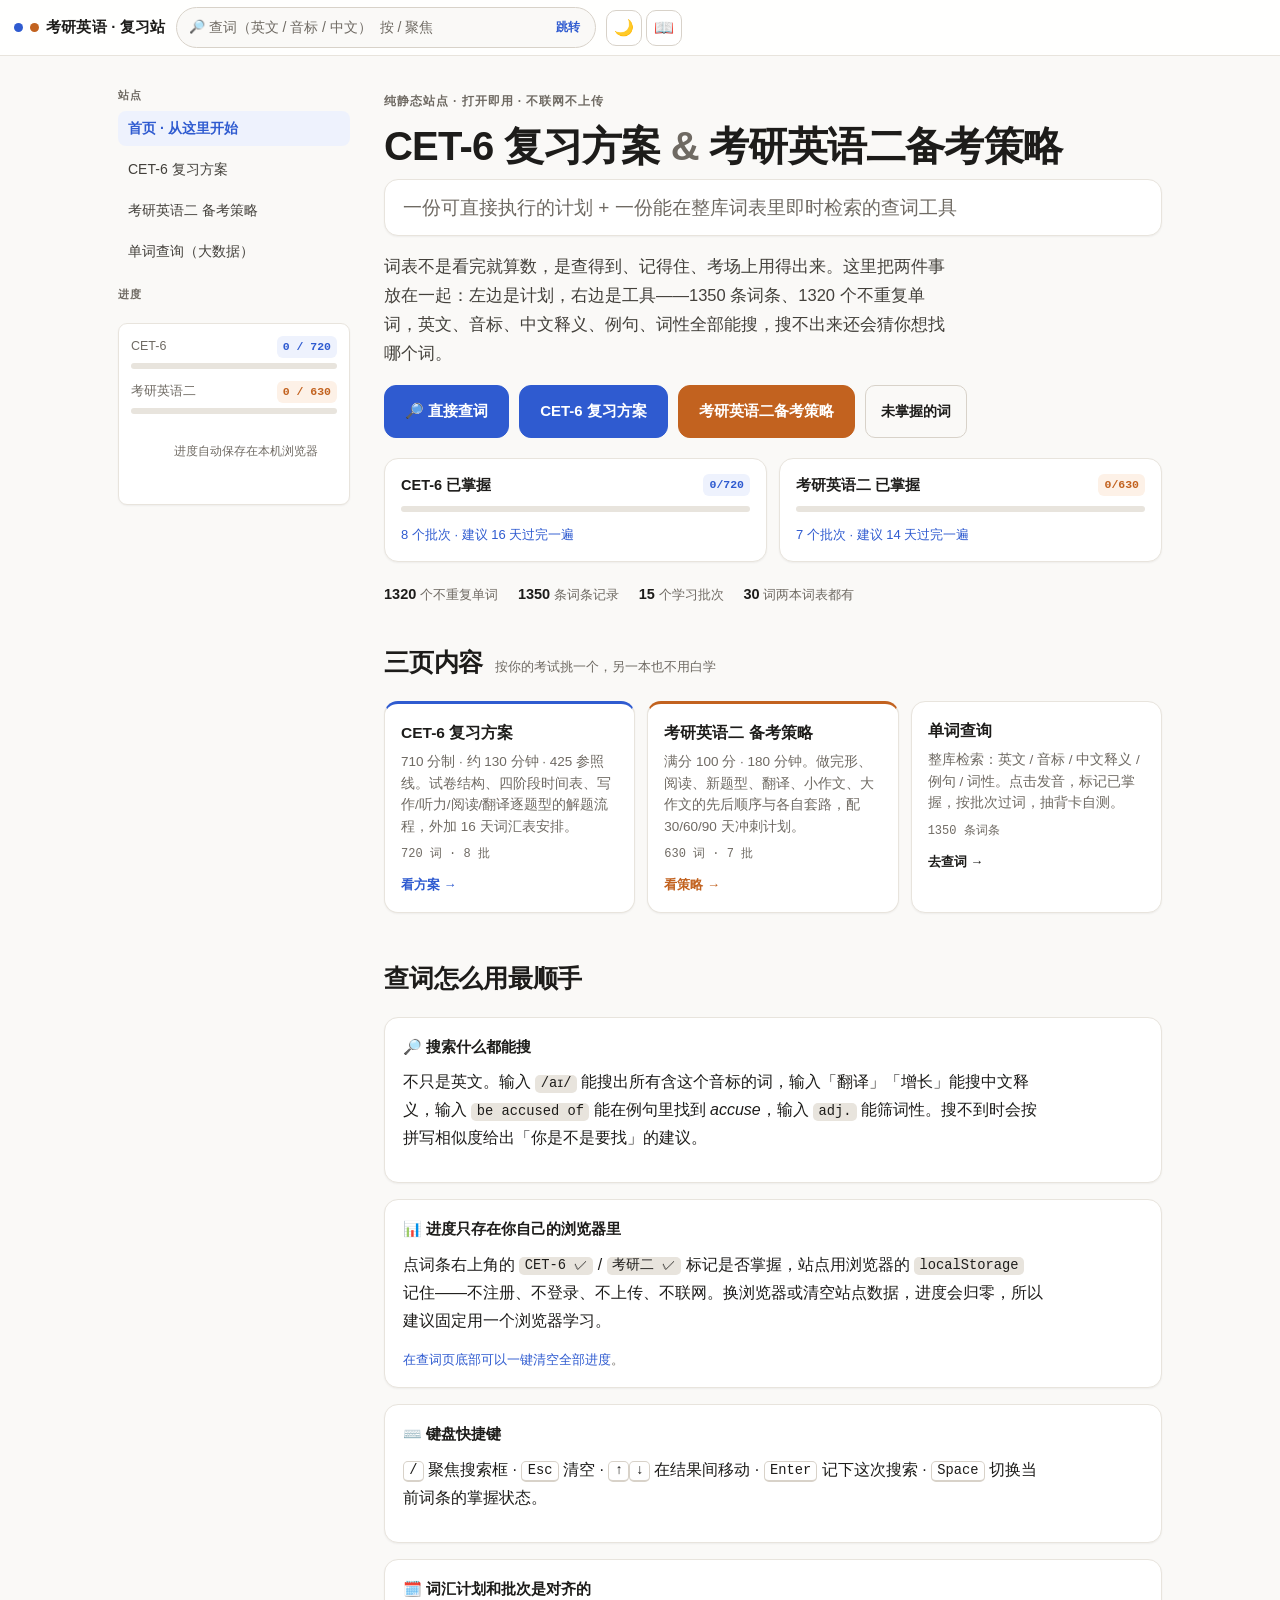
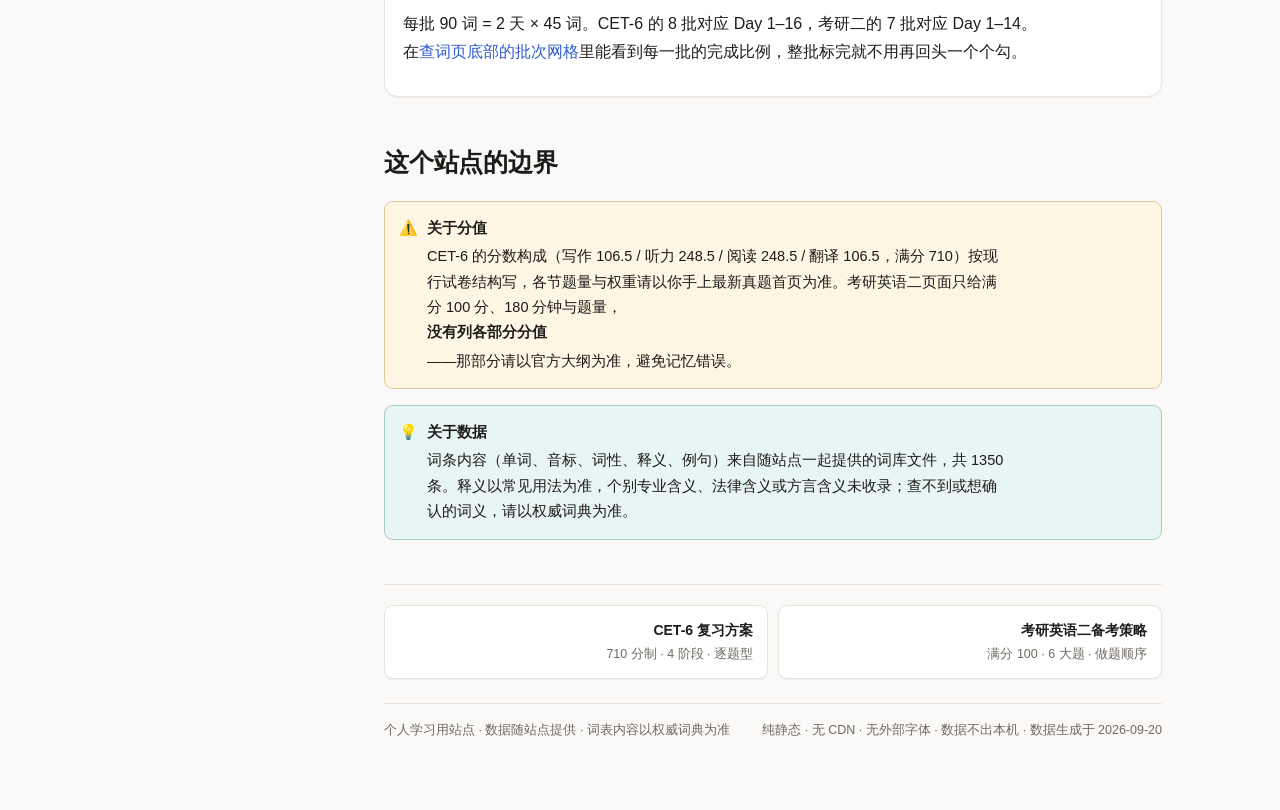
<file: index.html>
<!DOCTYPE html>
<html lang="zh-CN">
<head>
<meta charset="utf-8">
<meta name="viewport" content="width=device-width,initial-scale=1">
<title>CET-6 & 考研英语二 复习站 · 复习方案 / 备考策略 / 1350 词在线查词</title>
<meta name="description" content="CET-6 复习方案与考研英语二备考策略。内置 1350 条词条（1320 个不重复单词）的即时查词：英文、音标、中文释义、例句、词性全都能搜，支持发音、掌握进度跟踪与抽背卡。纯静态页面，打开即用，不联网、不上传数据。">
<meta name="theme-color" content="#faf9f7">
<link rel="icon" href="data:image/svg+xml,%3Csvg xmlns='http://www.w3.org/2000/svg' viewBox='0 0 32 32'%3E%3Crect width='32' height='32' rx='7' fill='%232f5bd0'/%3E%3Ctext x='16' y='22' font-size='16' font-family='Arial' font-weight='700' fill='white' text-anchor='middle'%3E%E8%AF%8D%3C/text%3E%3C/svg%3E">
<link rel="stylesheet" href="assets/style.css">
</head>
<body>

<header class="topbar">
  <button class="icon menu-btn" id="menuBtn" aria-label="打开菜单">☰</button>
  <a class="brand" href="index.html">
    <span class="dot"></span><span class="dot b"></span>
    <span>考研英语 · 复习站</span>
  </a>
  <div class="qjump" id="qjump">
    <span class="ki">🔎</span>
    <input type="search" placeholder="查词（英文 / 音标 / 中文）  按 / 聚焦" aria-label="查词">
    <button class="go" type="button">跳转</button>
  </div>
  <div class="tools">
    <button class="icon" data-theme-btn aria-label="切换深浅色">🌙</button>
    <a class="icon" href="words.html" aria-label="单词查询">📖</a>
  </div>
</header>

<div class="layout">
  <aside class="nav" id="nav" data-cur="index">
    <h4>站点</h4>
    <ul>
      <li><a class="on" href="index.html">首页 · 从这里开始</a></li>
      <li><a href="cet6.html">CET-6 复习方案</a></li>
      <li><a href="ky2.html">考研英语二 备考策略</a></li>
      <li><a href="words.html">单词查询（大数据）</a></li>
    </ul>
    <h4>进度</h4>
    <div class="stats">
      <div class="row"><span>CET-6</span><span class="st st-cet6">0 / 720</span></div>
      <div class="bar"><i data-prog="cet6"></i></div>
      <div class="row"><span>考研英语二</span><span class="st st-ky2">0 / 630</span></div>
      <div class="bar"><i class="b" data-prog="ky2"></i></div>
      <div class="note" id="statNote">进度自动保存在本机浏览器</div>
    </div>
  </aside>

  <main>
    <div class="hero">
      <div class="eyebrow">纯静态站点 · 打开即用 · 不联网不上传</div>
      <h1>CET-6 复习方案 <span class="sep" style="color:var(--muted)">&</span> 考研英语二备考策略
        <span class="sub">一份可直接执行的计划 + 一份能在整库词表里即时检索的查词工具</span>
      </h1>
      <p class="lead">词表不是看完就算数，是查得到、记得住、考场上用得出来。这里把两件事放在一起：左边是计划，右边是工具——1350 条词条、1320 个不重复单词，英文、音标、中文释义、例句、词性全部能搜，搜不出来还会猜你想找哪个词。</p>

      <div class="hero-acts">
        <a class="btn pri big" href="words.html">🔎 直接查词</a>
        <a class="btn pri big" href="cet6.html">CET-6 复习方案</a>
        <a class="btn ky2 big" href="ky2.html">考研英语二备考策略</a>
        <a class="btn ghost" href="words.html?st=no">未掌握的词</a>
      </div>

      <div class="hero-prog">
        <div class="hp">
          <div class="hp-t"><b>CET-6 已掌握</b><span class="st st-cet6" data-prog-num="cet6">0/720</span></div>
          <div class="bar"><i data-prog="cet6"></i></div>
          <p class="hint" style="margin:0"><a href="cet6.html">8 个批次 · 建议 16 天过完一遍</a></p>
        </div>
        <div class="hp">
          <div class="hp-t"><b>考研英语二 已掌握</b><span class="st st-ky2" data-prog-num="ky2">0/630</span></div>
          <div class="bar"><i class="b" data-prog="ky2"></i></div>
          <p class="hint" style="margin:0"><a href="ky2.html">7 个批次 · 建议 14 天过完一遍</a></p>
        </div>
      </div>

      <div class="hp-meta">
        <span><b>1320</b> 个不重复单词</span>
        <span><b>1350</b> 条词条记录</span>
        <span><b>15</b> 个学习批次</span>
        <span><b>30</b> 词两本词表都有</span>
      </div>
    </div>

    <section>
      <div class="sec-head"><h2>三页内容</h2><span class="tag-line">按你的考试挑一个，另一本也不用白学</span></div>
      <div class="cards">
        <a class="card c6" href="cet6.html">
          <div class="ct">CET-6 复习方案</div>
          <div class="cd">710 分制 · 约 130 分钟 · 425 参照线。试卷结构、四阶段时间表、写作/听力/阅读/翻译逐题型的解题流程，外加 16 天词汇表安排。</div>
          <div class="cg">720 词 · 8 批</div>
          <div class="go">看方案 →</div>
        </a>
        <a class="card k2" href="ky2.html">
          <div class="ct">考研英语二 备考策略</div>
          <div class="cd">满分 100 分 · 180 分钟。做完形、阅读、新题型、翻译、小作文、大作文的先后顺序与各自套路，配 30/60/90 天冲刺计划。</div>
          <div class="cg">630 词 · 7 批</div>
          <div class="go">看策略 →</div>
        </a>
        <a class="card" href="words.html">
          <div class="ct">单词查询</div>
          <div class="cd">整库检索：英文 / 音标 / 中文释义 / 例句 / 词性。点击发音，标记已掌握，按批次过词，抽背卡自测。</div>
          <div class="cg">1350 条词条</div>
          <div class="go">去查词 →</div>
        </a>
      </div>
    </section>

    <section>
      <div class="sec-head"><h2>查词怎么用最顺手</h2></div>
      <div class="sub">
        <h4>🔎 搜索什么都能搜</h4>
        <p>不只是英文。输入 <code>/aɪ/</code> 能搜出所有含这个音标的词，输入「翻译」「增长」能搜中文释义，输入 <code>be accused of</code> 能在例句里找到 <em>accuse</em>，输入 <code>adj.</code> 能筛词性。搜不到时会按拼写相似度给出「你是不是要找」的建议。</p>
      </div>
      <div class="sub">
        <h4>📊 进度只存在你自己的浏览器里</h4>
        <p>点词条右上角的 <code>CET-6 ✓</code> / <code>考研二 ✓</code> 标记是否掌握，站点用浏览器的 <code>localStorage</code> 记住——不注册、不登录、不上传、不联网。换浏览器或清空站点数据，进度会归零，所以建议固定用一个浏览器学习。</p>
        <p class="hint" style="margin:0"><a href="words.html">在查词页底部可以一键清空全部进度</a>。</p>
      </div>
      <div class="sub">
        <h4>⌨️ 键盘快捷键</h4>
        <p><kbd>/</kbd> 聚焦搜索框 · <kbd>Esc</kbd> 清空 · <kbd>↑</kbd><kbd>↓</kbd> 在结果间移动 · <kbd>Enter</kbd> 记下这次搜索 · <kbd>Space</kbd> 切换当前词条的掌握状态。</p>
      </div>
      <div class="sub">
        <h4>🗓️ 词汇计划和批次是对齐的</h4>
        <p>每批 90 词 = 2 天 × 45 词。CET-6 的 8 批对应 Day 1–16，考研二的 7 批对应 Day 1–14。在<a href="words.html#batches">查词页底部的批次网格</a>里能看到每一批的完成比例，整批标完就不用再回头一个个勾。</p>
      </div>
    </section>

    <section>
      <div class="sec-head"><h2>这个站点的边界</h2></div>
      <div class="note warn">
        <b>关于分值</b>
        <p>CET-6 的分数构成（写作 106.5 / 听力 248.5 / 阅读 248.5 / 翻译 106.5，满分 710）按现行试卷结构写，各节题量与权重请以你手上最新真题首页为准。考研英语二页面只给满分 100 分、180 分钟与题量，<b>没有列各部分分值</b>——那部分请以官方大纲为准，避免记忆错误。</p>
      </div>
      <div class="note tip">
        <b>关于数据</b>
        <p>词条内容（单词、音标、词性、释义、例句）来自随站点一起提供的词库文件，共 1350 条。释义以常见用法为准，个别专业含义、法律含义或方言含义未收录；查不到或想确认的词义，请以权威词典为准。</p>
      </div>
    </section>

    <nav class="pager">
      <a href="cet6.html" class="next"><span>CET-6 复习方案</span>710 分制 · 4 阶段 · 逐题型</a>
      <a href="ky2.html" class="next"><span>考研英语二备考策略</span>满分 100 · 6 大题 · 做题顺序</a>
    </nav>

    <div class="foot">
      <span>个人学习用站点 · 数据随站点提供 · 词表内容以权威词典为准</span>
      <span>纯静态 · 无 CDN · 无外部字体 · 数据不出本机 · 数据生成于 2026-09-20</span>
    </div>
  </main>
</div>

<div class="mobbar">
  <div class="mb">
    <div class="lb"><span>CET-6</span><b data-prog-num="cet6">0/720</b></div>
    <div class="tr"><i data-prog="cet6"></i></div>
    <div class="lb"><span>考研二</span><b data-prog-num="ky2">0/630</b></div>
    <div class="tr"><i class="b" data-prog="ky2"></i></div>
  </div>
  <a class="go" href="words.html" aria-label="去查词">📖</a>
</div>

<div class="scrim" id="scrim"></div>

<script src="assets/words.js"></script>
<script src="assets/app.js"></script>
</body>
</html>
</file>
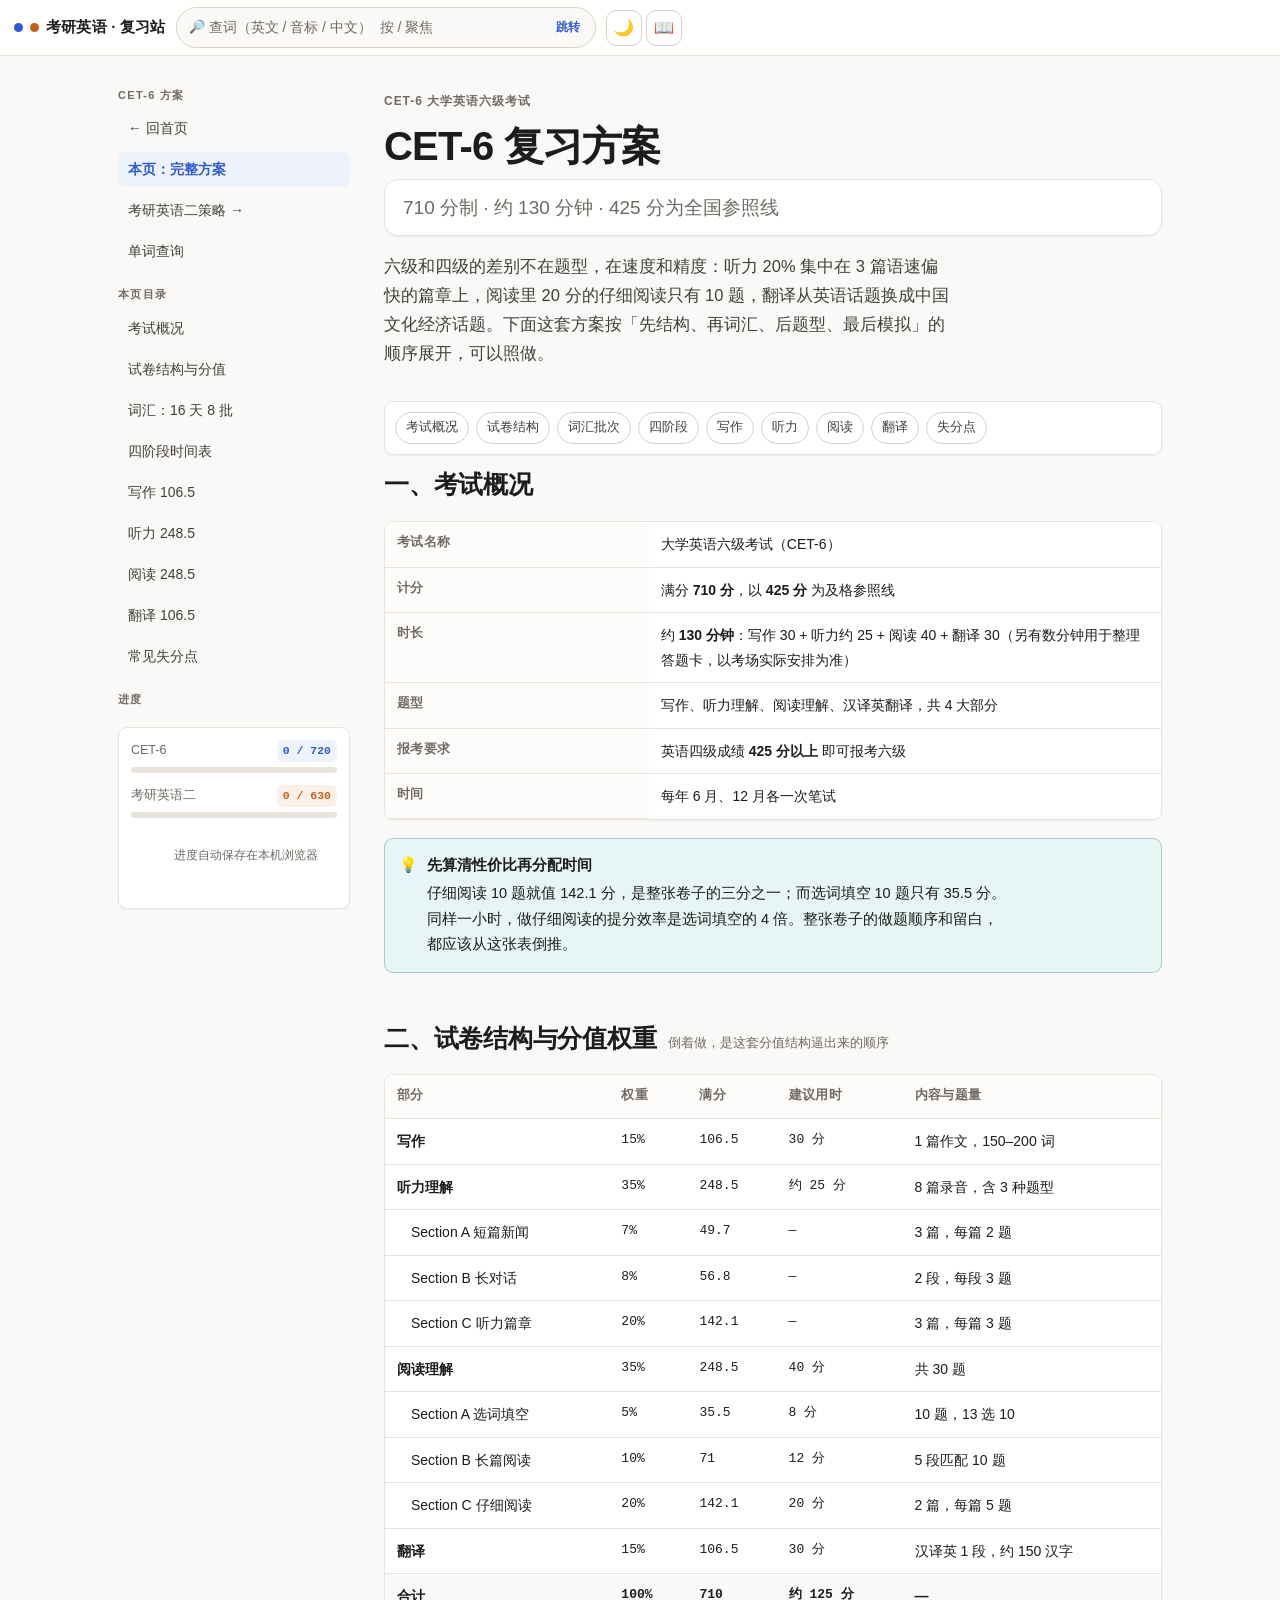
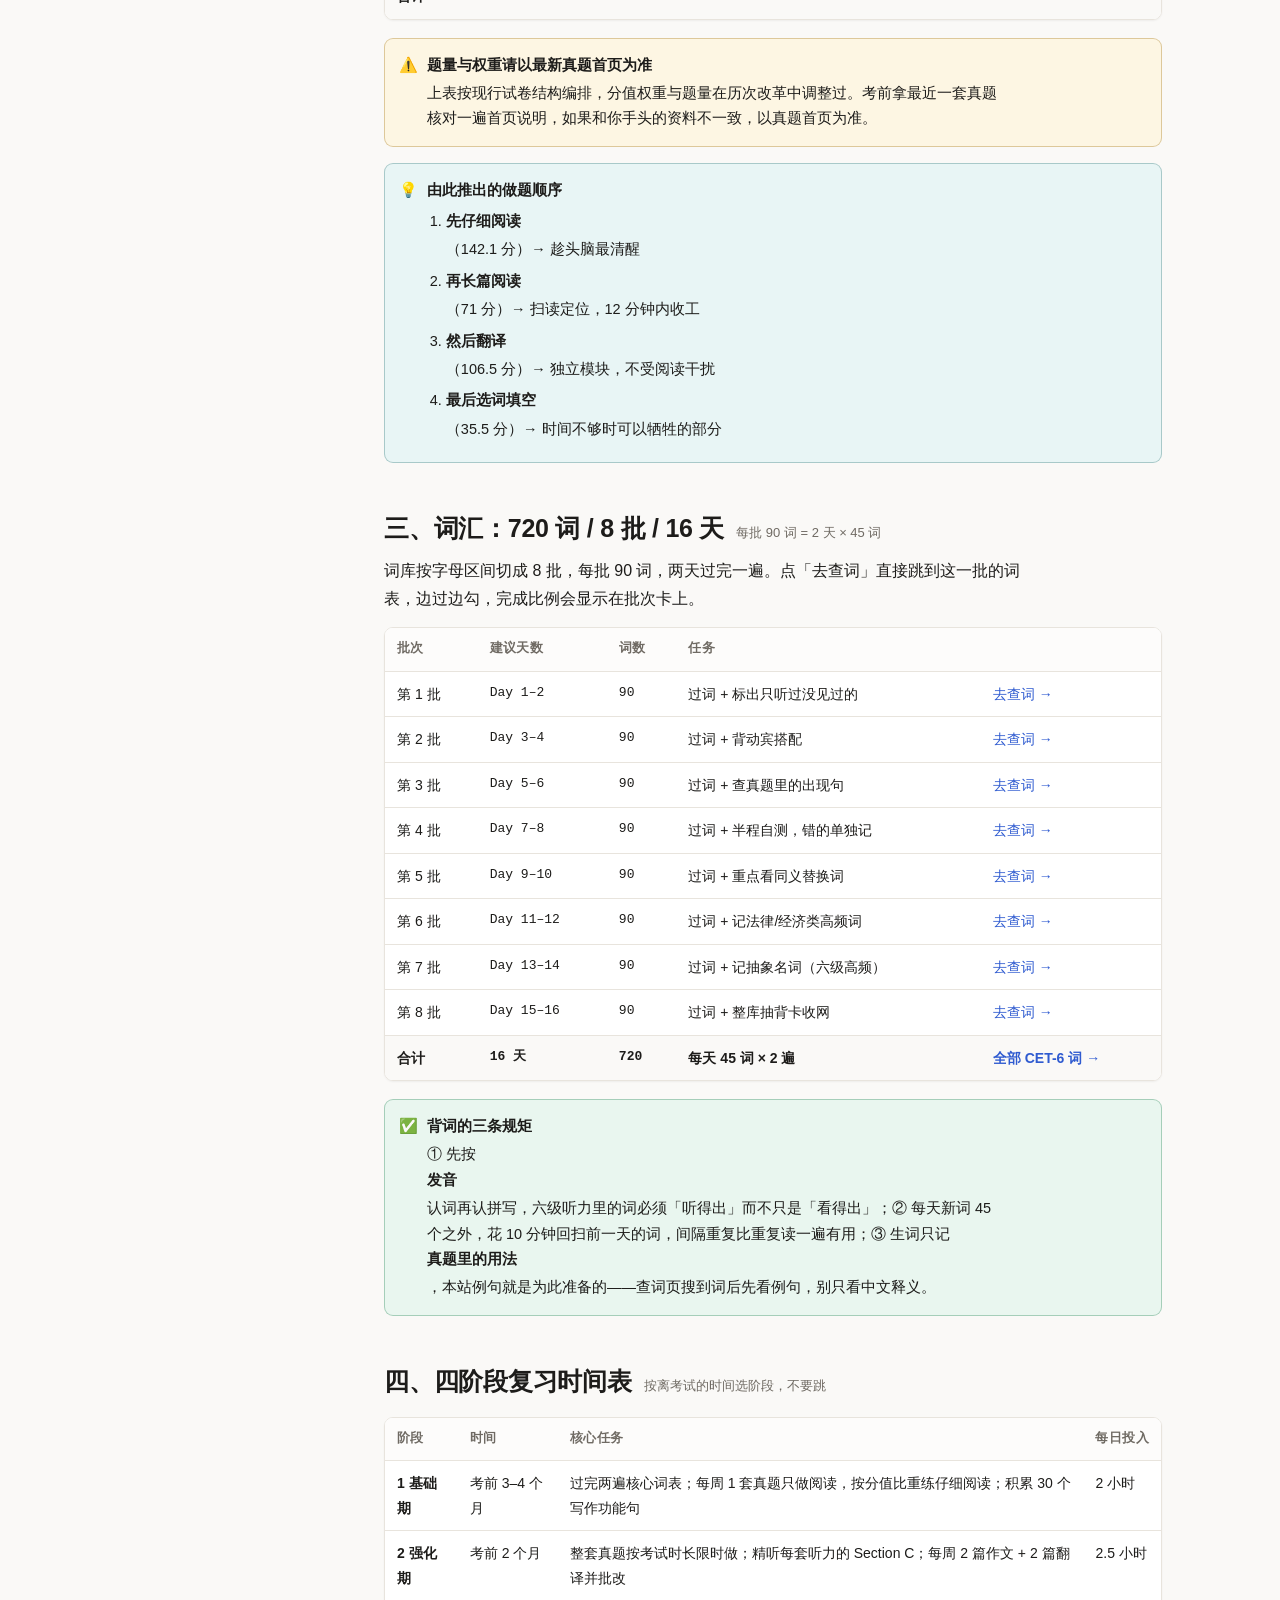
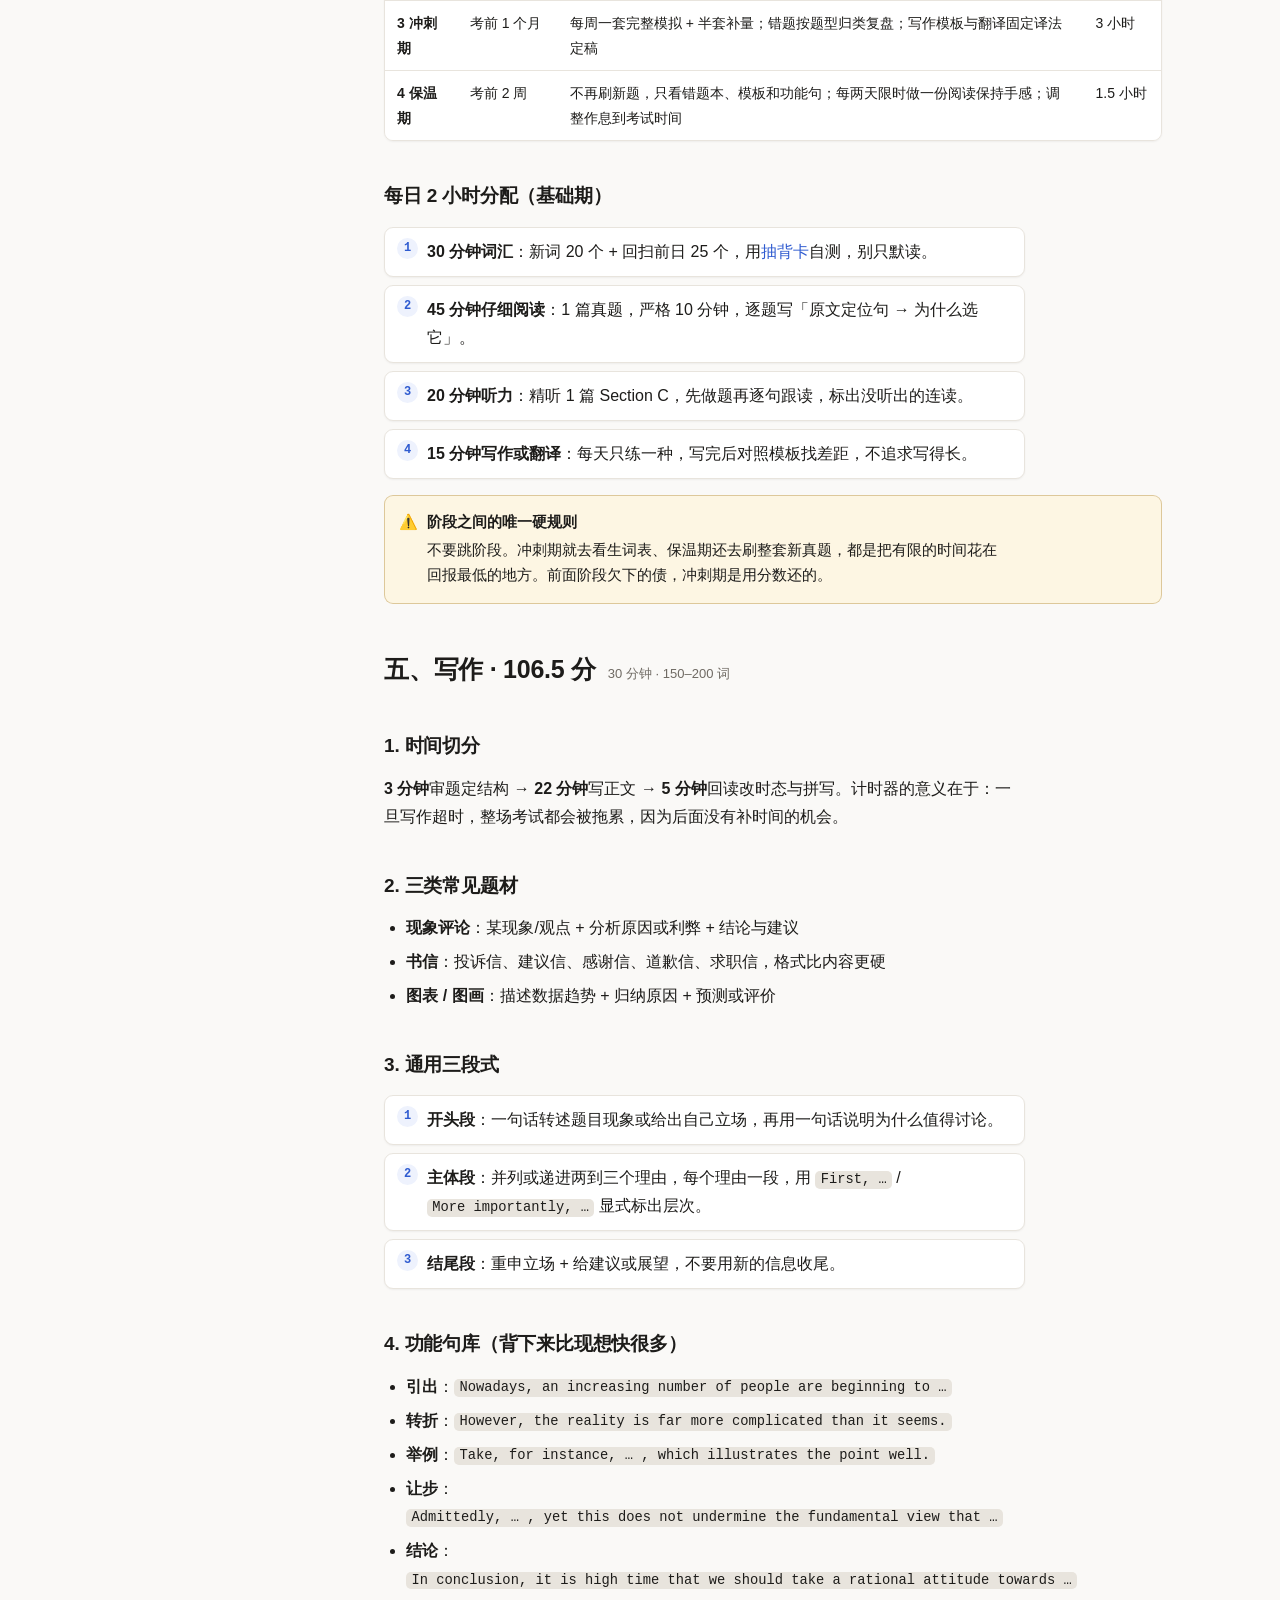
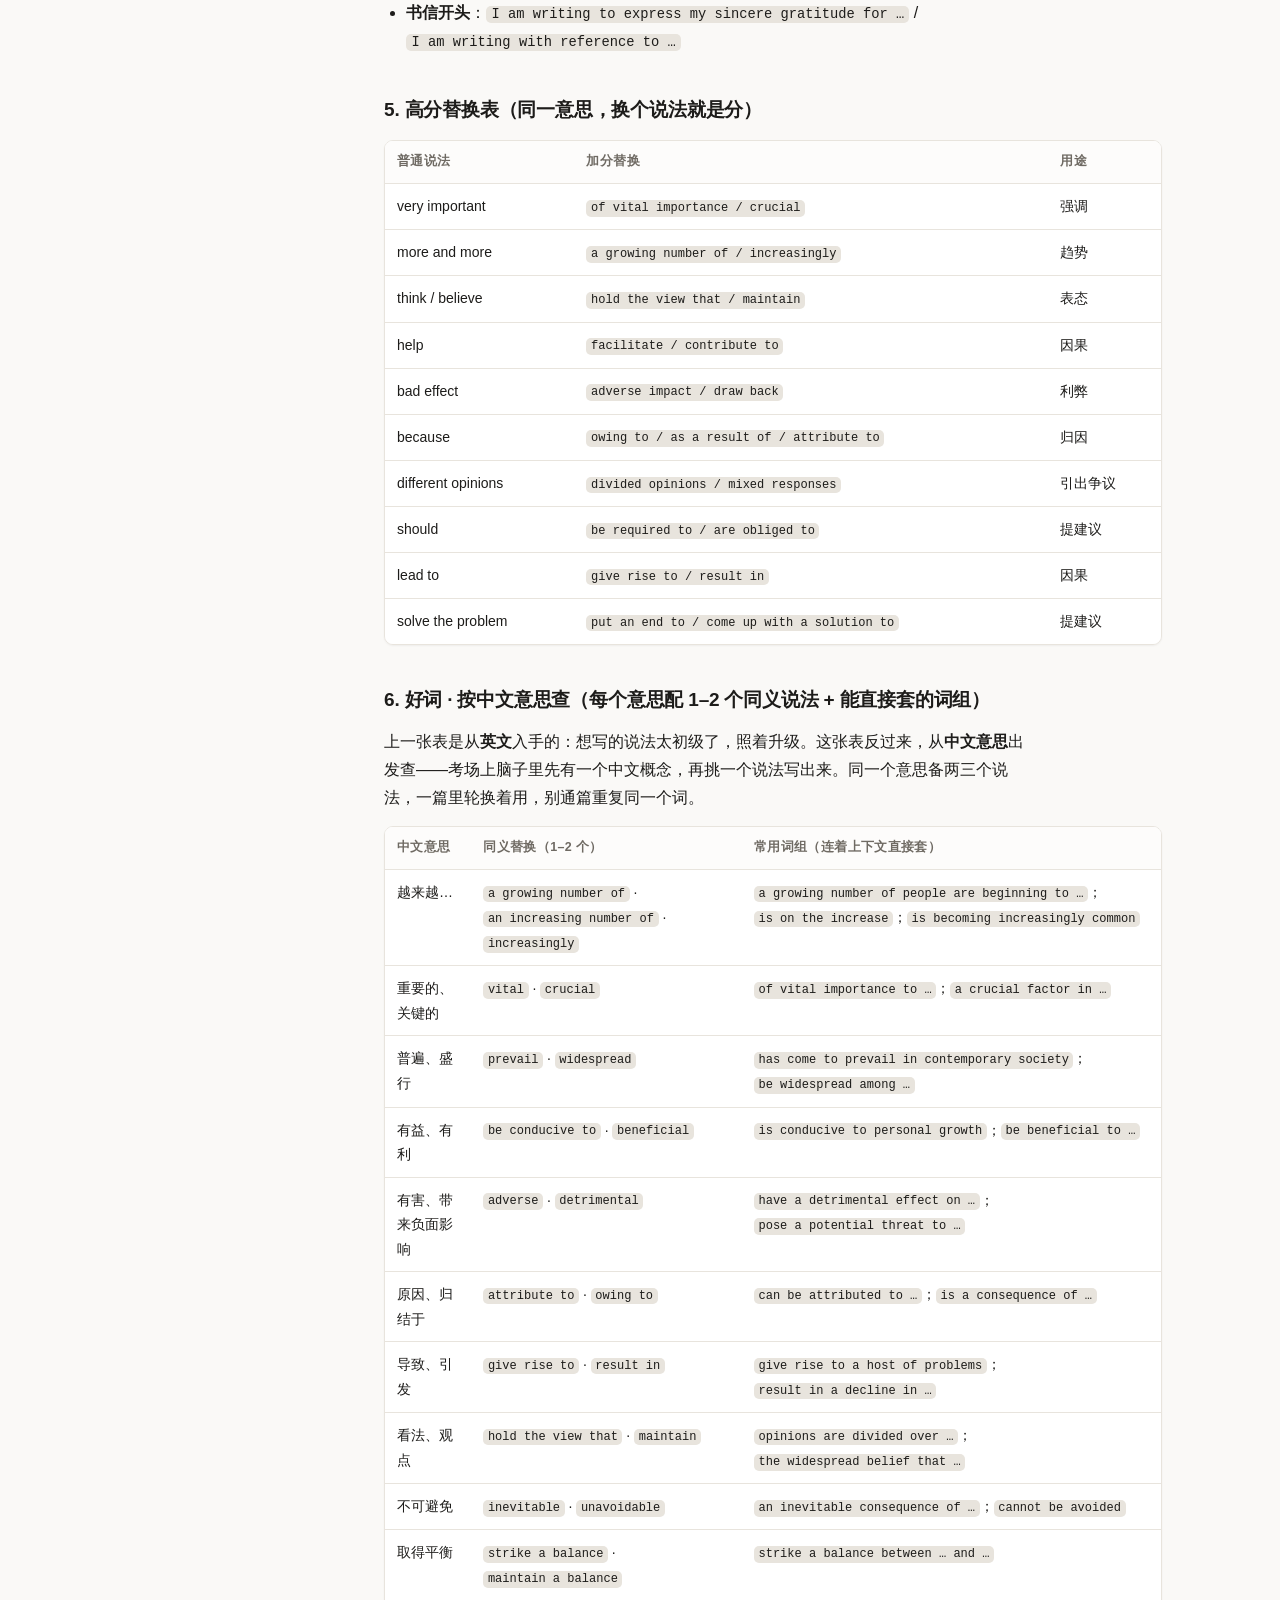
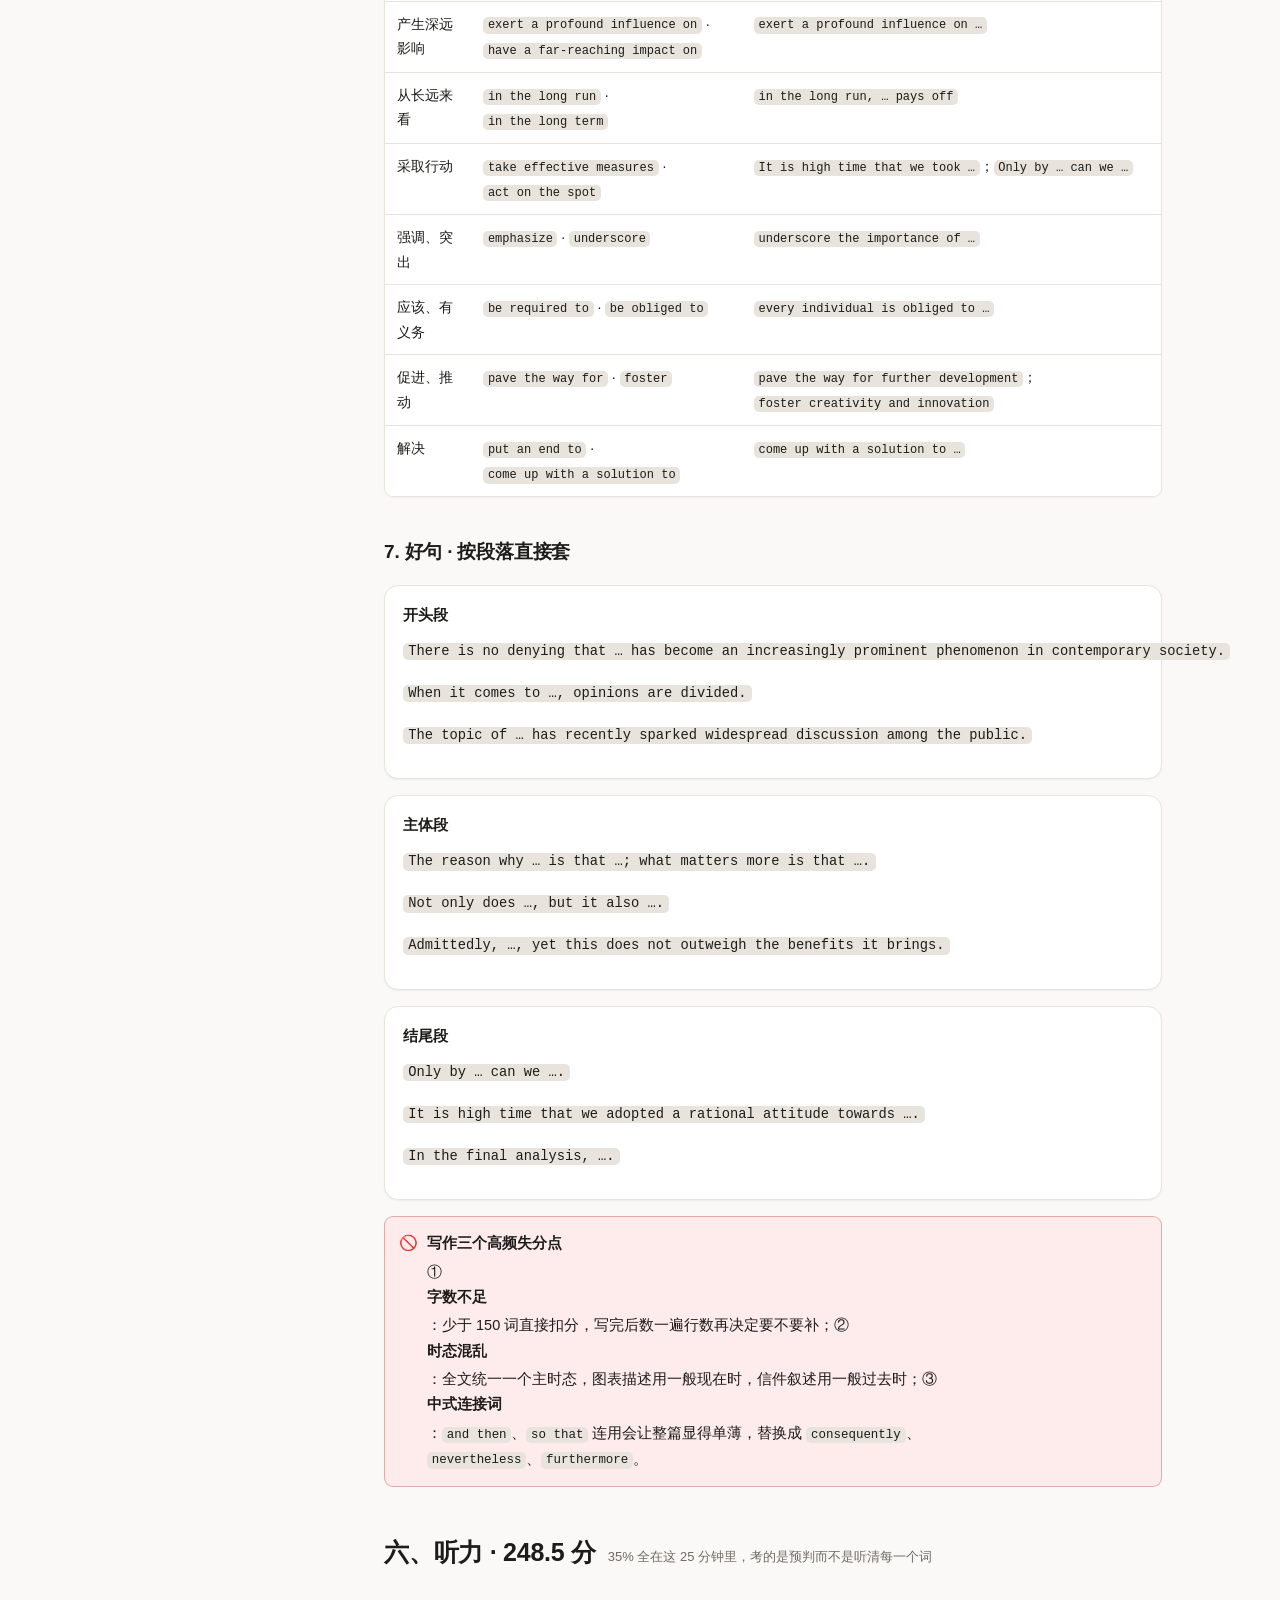
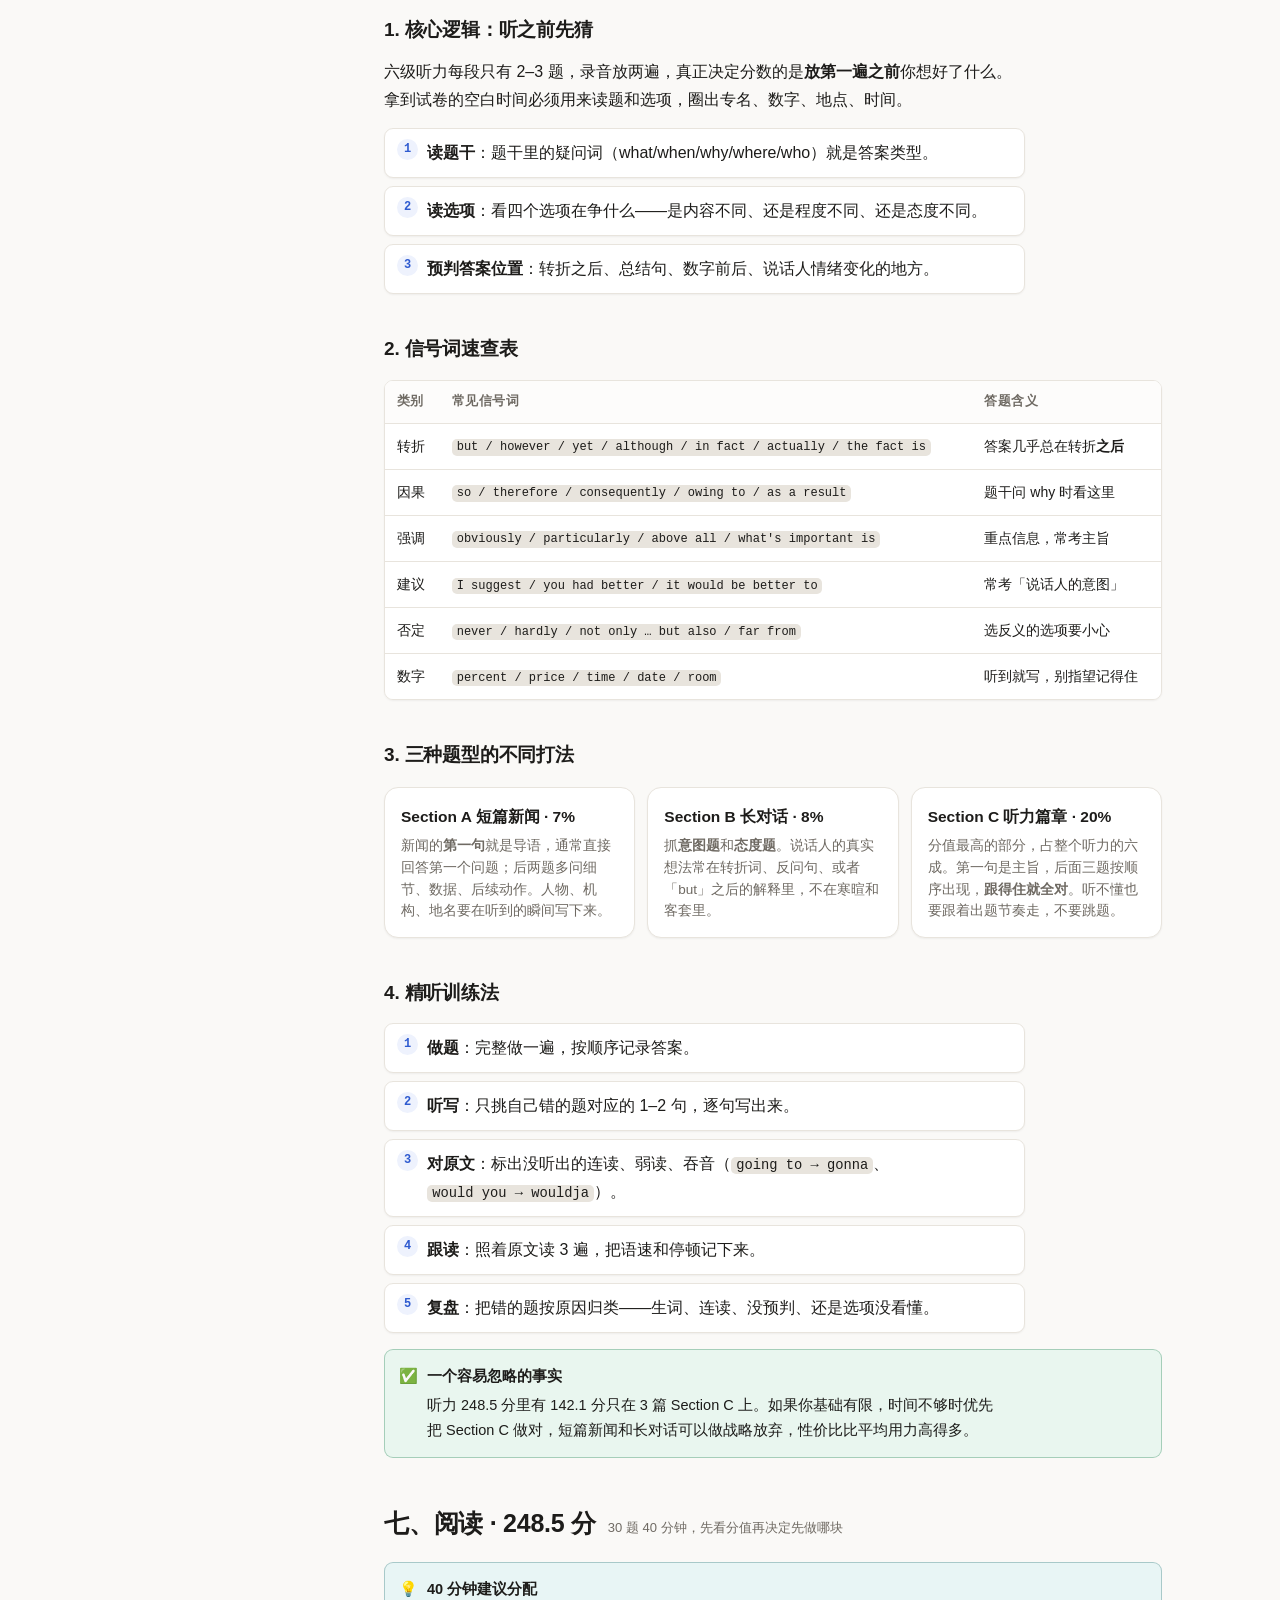
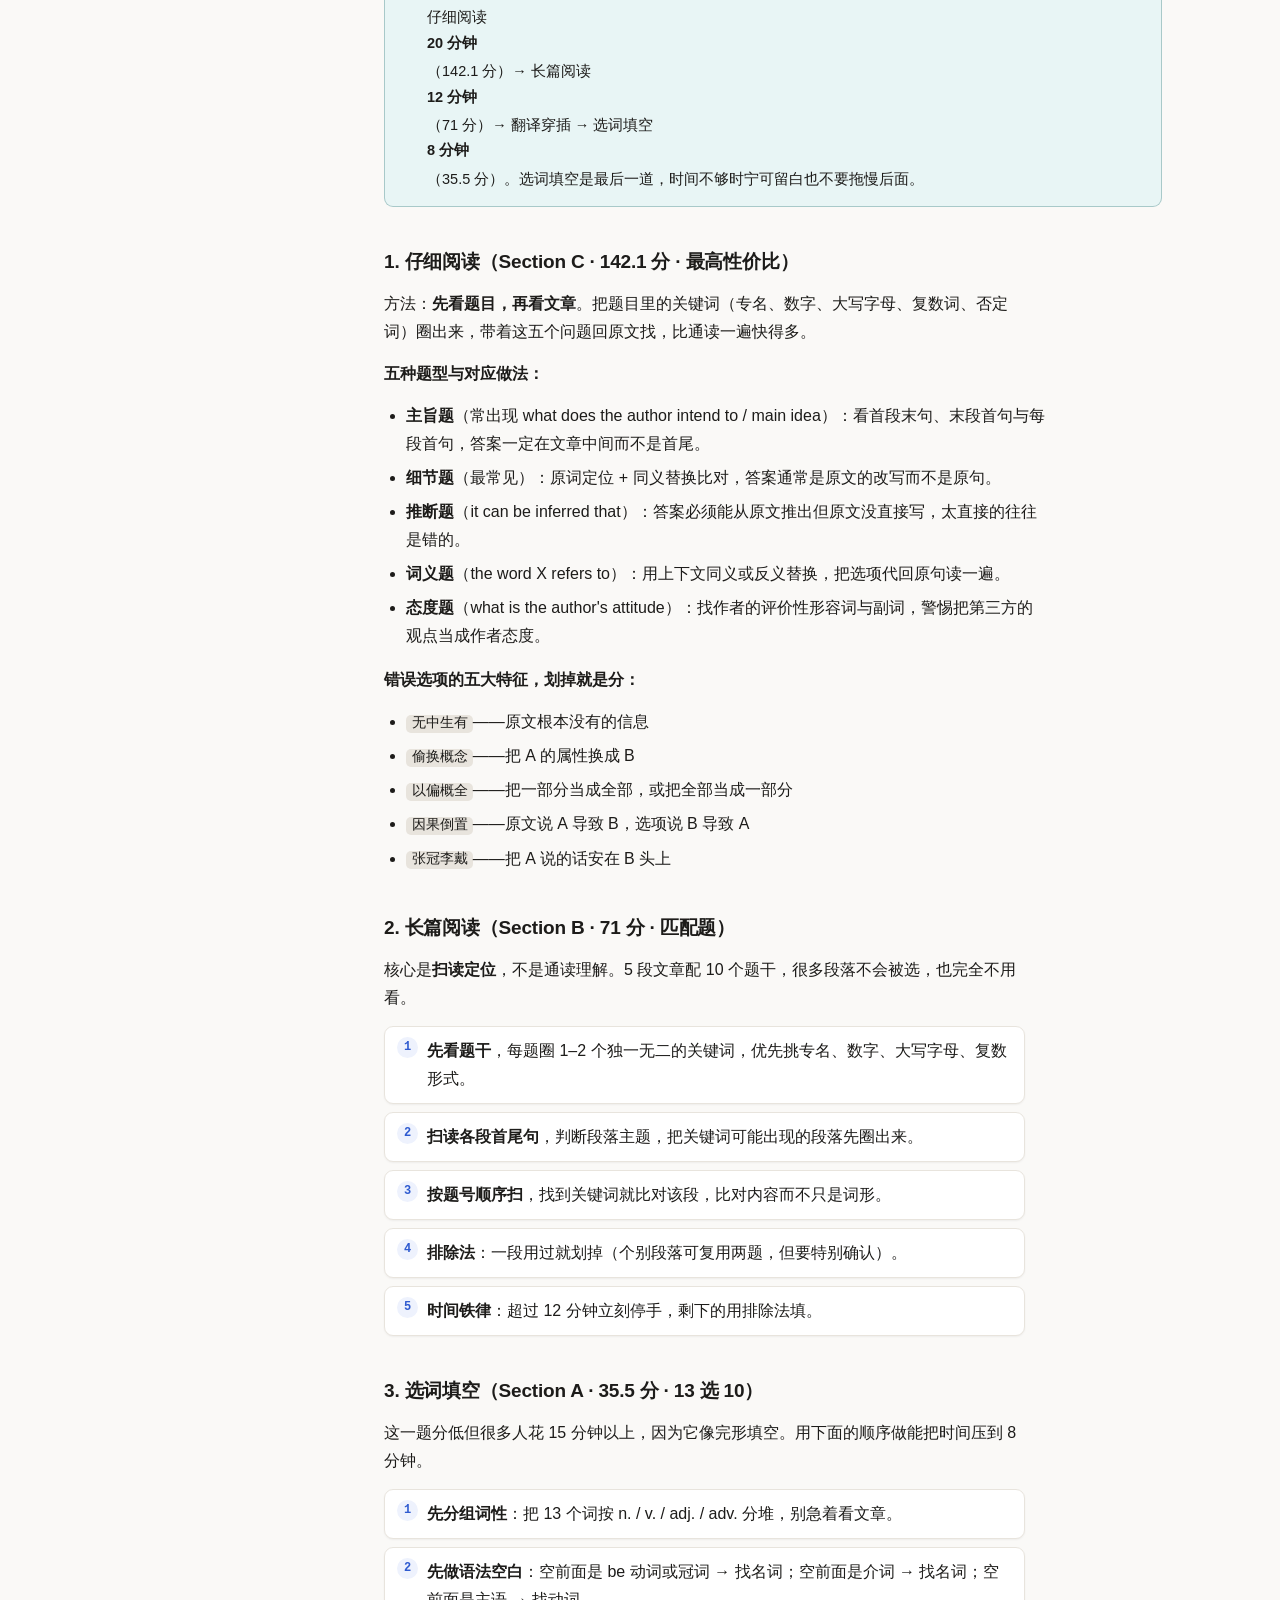
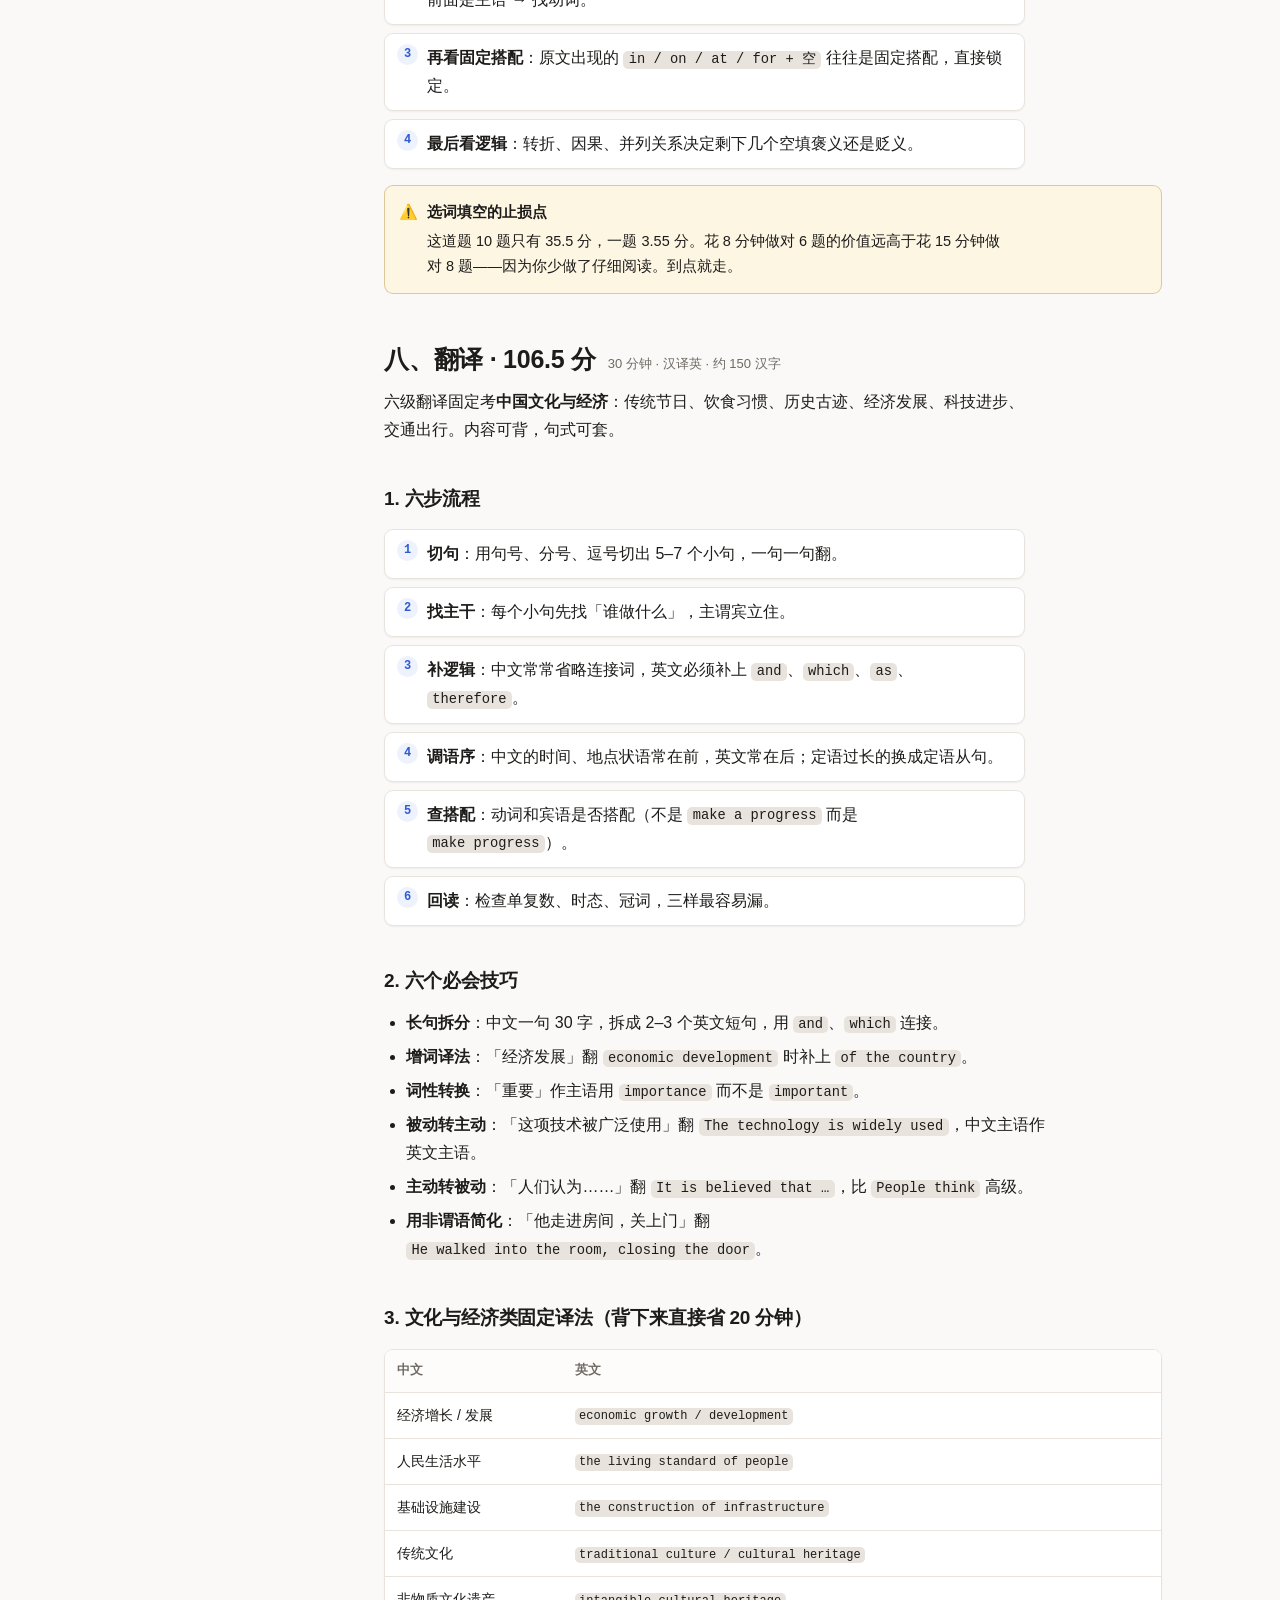
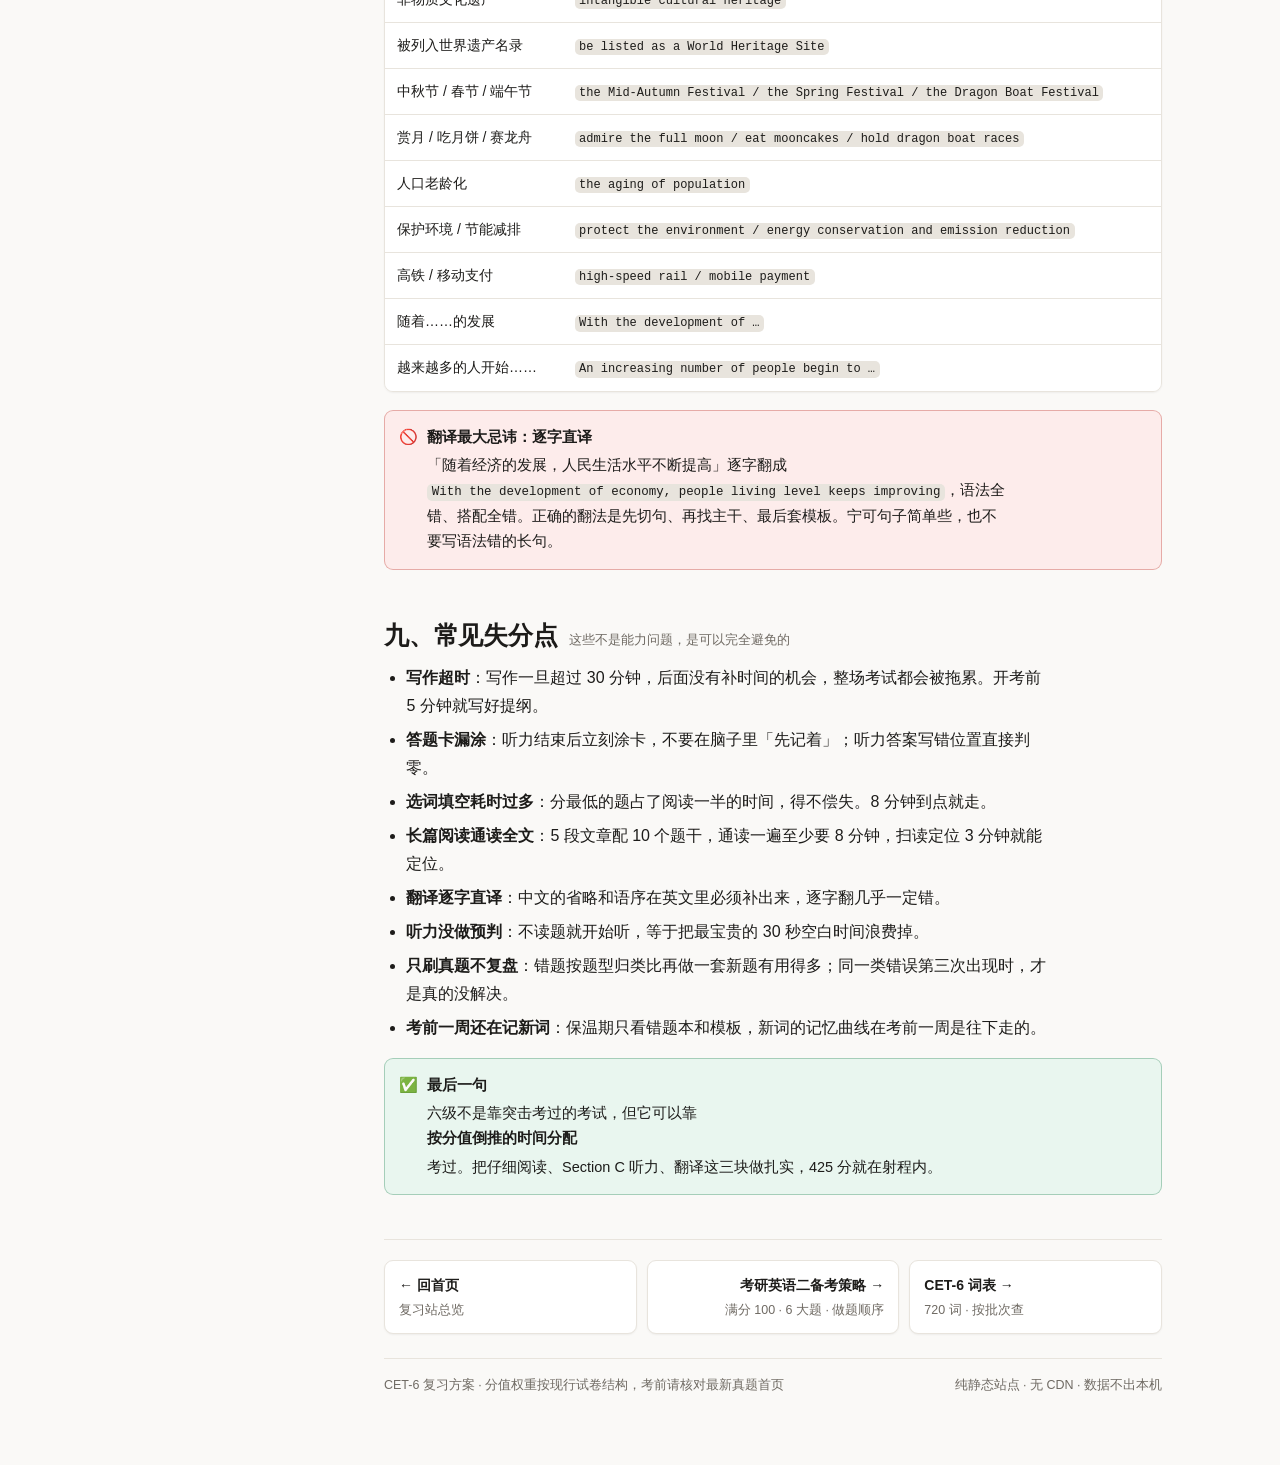
<file: cet6.html>
<!DOCTYPE html>
<html lang="zh-CN">
<head>
<meta charset="utf-8">
<meta name="viewport" content="width=device-width,initial-scale=1">
<title>CET-6 复习方案 · 试卷结构 / 四阶段计划 / 逐题型解题流程</title>
<meta name="description" content="CET-6 大学英语六级复习方案：710 分制试卷结构与分值权重、四阶段复习时间表、16 天词汇批次安排、写作/听力/阅读/翻译逐题型的解题流程、常见失分点与应对。">
<meta name="theme-color" content="#faf9f7">
<link rel="icon" href="data:image/svg+xml,%3Csvg xmlns='http://www.w3.org/2000/svg' viewBox='0 0 32 32'%3E%3Crect width='32' height='32' rx='7' fill='%232f5bd0'/%3E%3Ctext x='16' y='22' font-size='16' font-family='Arial' font-weight='700' fill='white' text-anchor='middle'%3E6%3C/text%3E%3C/svg%3E">
<link rel="stylesheet" href="assets/style.css">
</head>
<body>

<header class="topbar">
  <button class="icon menu-btn" id="menuBtn" aria-label="打开菜单">☰</button>
  <a class="brand" href="index.html">
    <span class="dot"></span><span class="dot b"></span>
    <span>考研英语 · 复习站</span>
  </a>
  <div class="qjump" id="qjump">
    <span class="ki">🔎</span>
    <input type="search" placeholder="查词（英文 / 音标 / 中文）  按 / 聚焦" aria-label="查词">
    <button class="go" type="button">跳转</button>
  </div>
  <div class="tools">
    <button class="icon" data-theme-btn aria-label="切换深浅色">🌙</button>
    <a class="icon" href="words.html" aria-label="单词查询">📖</a>
  </div>
</header>

<div class="layout">
  <aside class="nav" id="nav" data-cur="cet6">
    <h4>CET-6 方案</h4>
    <ul>
      <li><a href="index.html">← 回首页</a></li>
      <li><a class="on" href="cet6.html">本页：完整方案</a></li>
      <li><a href="ky2.html">考研英语二策略 →</a></li>
      <li><a href="words.html">单词查询</a></li>
    </ul>
    <h4>本页目录</h4>
    <ul>
      <li><a href="#overview">考试概况</a></li>
      <li><a href="#structure">试卷结构与分值</a></li>
      <li><a href="#vocab">词汇：16 天 8 批</a></li>
      <li><a href="#plan">四阶段时间表</a></li>
      <li><a href="#writing">写作 106.5</a></li>
      <li><a href="#listening">听力 248.5</a></li>
      <li><a href="#reading">阅读 248.5</a></li>
      <li><a href="#translation">翻译 106.5</a></li>
      <li><a href="#pitfalls">常见失分点</a></li>
    </ul>
    <h4>进度</h4>
    <div class="stats">
      <div class="row"><span>CET-6</span><span class="st st-cet6">0 / 720</span></div>
      <div class="bar"><i data-prog="cet6"></i></div>
      <div class="row"><span>考研英语二</span><span class="st st-ky2">0 / 630</span></div>
      <div class="bar"><i class="b" data-prog="ky2"></i></div>
      <div class="note" id="statNote">进度自动保存在本机浏览器</div>
    </div>
  </aside>

  <main>
    <div class="hero">
      <div class="eyebrow">CET-6 大学英语六级考试</div>
      <h1>CET-6 复习方案
        <span class="sub">710 分制 · 约 130 分钟 · 425 分为全国参照线</span>
      </h1>
      <p class="lead">六级和四级的差别不在题型，在速度和精度：听力 20% 集中在 3 篇语速偏快的篇章上，阅读里 20 分的仔细阅读只有 10 题，翻译从英语话题换成中国文化经济话题。下面这套方案按「先结构、再词汇、后题型、最后模拟」的顺序展开，可以照做。</p>
    </div>

    <div class="toc2">
      <a href="#overview">考试概况</a>
      <a href="#structure">试卷结构</a>
      <a href="#vocab">词汇批次</a>
      <a href="#plan">四阶段</a>
      <a href="#writing">写作</a>
      <a href="#listening">听力</a>
      <a href="#reading">阅读</a>
      <a href="#translation">翻译</a>
      <a href="#pitfalls">失分点</a>
    </div>

    <section id="overview">
      <div class="sec-head"><h2>一、考试概况</h2></div>
      <div class="tw">
        <table>
          <tbody>
            <tr><th style="width:34%">考试名称</th><td>大学英语六级考试（CET-6）</td></tr>
            <tr><th>计分</th><td>满分 <b>710 分</b>，以 <b>425 分</b> 为及格参照线</td></tr>
            <tr><th>时长</th><td>约 <b>130 分钟</b>：写作 30 + 听力约 25 + 阅读 40 + 翻译 30（另有数分钟用于整理答题卡，以考场实际安排为准）</td></tr>
            <tr><th>题型</th><td>写作、听力理解、阅读理解、汉译英翻译，共 4 大部分</td></tr>
            <tr><th>报考要求</th><td>英语四级成绩 <b>425 分以上</b> 即可报考六级</td></tr>
            <tr><th>时间</th><td>每年 6 月、12 月各一次笔试</td></tr>
          </tbody>
        </table>
      </div>
      <div class="note tip">
        <b>先算清性价比再分配时间</b>
        <p>仔细阅读 10 题就值 142.1 分，是整张卷子的三分之一；而选词填空 10 题只有 35.5 分。同样一小时，做仔细阅读的提分效率是选词填空的 4 倍。整张卷子的做题顺序和留白，都应该从这张表倒推。</p>
      </div>
    </section>

    <section id="structure">
      <div class="sec-head"><h2>二、试卷结构与分值权重</h2><span class="tag-line">倒着做，是这套分值结构逼出来的顺序</span></div>
      <div class="tw">
        <table>
          <thead><tr><th>部分</th><th class="num">权重</th><th class="num">满分</th><th class="num">建议用时</th><th>内容与题量</th></tr></thead>
          <tbody>
            <tr><td><b>写作</b></td><td class="num">15%</td><td class="num">106.5</td><td class="num">30 分</td><td>1 篇作文，150–200 词</td></tr>
            <tr><td><b>听力理解</b></td><td class="num">35%</td><td class="num">248.5</td><td class="num">约 25 分</td><td>8 篇录音，含 3 种题型</td></tr>
            <tr><td>　Section A 短篇新闻</td><td class="num">7%</td><td class="num">49.7</td><td class="num">—</td><td>3 篇，每篇 2 题</td></tr>
            <tr><td>　Section B 长对话</td><td class="num">8%</td><td class="num">56.8</td><td class="num">—</td><td>2 段，每段 3 题</td></tr>
            <tr><td>　Section C 听力篇章</td><td class="num">20%</td><td class="num">142.1</td><td class="num">—</td><td>3 篇，每篇 3 题</td></tr>
            <tr><td><b>阅读理解</b></td><td class="num">35%</td><td class="num">248.5</td><td class="num">40 分</td><td>共 30 题</td></tr>
            <tr><td>　Section A 选词填空</td><td class="num">5%</td><td class="num">35.5</td><td class="num">8 分</td><td>10 题，13 选 10</td></tr>
            <tr><td>　Section B 长篇阅读</td><td class="num">10%</td><td class="num">71</td><td class="num">12 分</td><td>5 段匹配 10 题</td></tr>
            <tr><td>　Section C 仔细阅读</td><td class="num">20%</td><td class="num">142.1</td><td class="num">20 分</td><td>2 篇，每篇 5 题</td></tr>
            <tr><td><b>翻译</b></td><td class="num">15%</td><td class="num">106.5</td><td class="num">30 分</td><td>汉译英 1 段，约 150 汉字</td></tr>
            <tr class="sum"><td>合计</td><td class="num">100%</td><td class="num">710</td><td class="num">约 125 分</td><td>—</td></tr>
          </tbody>
        </table>
      </div>
      <div class="note warn">
        <b>题量与权重请以最新真题首页为准</b>
        <p>上表按现行试卷结构编排，分值权重与题量在历次改革中调整过。考前拿最近一套真题核对一遍首页说明，如果和你手头的资料不一致，以真题首页为准。</p>
      </div>
      <div class="note tip">
        <b>由此推出的做题顺序</b>
        <ol style="margin:6px 0 0;padding-left:1.3em">
          <li><b>先仔细阅读</b>（142.1 分）→ 趁头脑最清醒</li>
          <li><b>再长篇阅读</b>（71 分）→ 扫读定位，12 分钟内收工</li>
          <li><b>然后翻译</b>（106.5 分）→ 独立模块，不受阅读干扰</li>
          <li><b>最后选词填空</b>（35.5 分）→ 时间不够时可以牺牲的部分</li>
        </ol>
      </div>
    </section>

    <section id="vocab">
      <div class="sec-head"><h2>三、词汇：720 词 / 8 批 / 16 天</h2><span class="tag-line">每批 90 词 = 2 天 × 45 词</span></div>
      <p>词库按字母区间切成 8 批，每批 90 词，两天过完一遍。点「去查词」直接跳到这一批的词表，边过边勾，完成比例会显示在批次卡上。</p>
      <div class="tw">
        <table>
          <thead><tr><th>批次</th><th class="num">建议天数</th><th class="num">词数</th><th>任务</th><th></th></tr></thead>
          <tbody>
            <tr><td>第 1 批</td><td class="num">Day 1–2</td><td class="num">90</td><td>过词 + 标出只听过没见过的</td><td><a href="words.html?exam=cet6&batch=1">去查词 →</a></td></tr>
            <tr><td>第 2 批</td><td class="num">Day 3–4</td><td class="num">90</td><td>过词 + 背动宾搭配</td><td><a href="words.html?exam=cet6&batch=2">去查词 →</a></td></tr>
            <tr><td>第 3 批</td><td class="num">Day 5–6</td><td class="num">90</td><td>过词 + 查真题里的出现句</td><td><a href="words.html?exam=cet6&batch=3">去查词 →</a></td></tr>
            <tr><td>第 4 批</td><td class="num">Day 7–8</td><td class="num">90</td><td>过词 + 半程自测，错的单独记</td><td><a href="words.html?exam=cet6&batch=4">去查词 →</a></td></tr>
            <tr><td>第 5 批</td><td class="num">Day 9–10</td><td class="num">90</td><td>过词 + 重点看同义替换词</td><td><a href="words.html?exam=cet6&batch=5">去查词 →</a></td></tr>
            <tr><td>第 6 批</td><td class="num">Day 11–12</td><td class="num">90</td><td>过词 + 记法律/经济类高频词</td><td><a href="words.html?exam=cet6&batch=6">去查词 →</a></td></tr>
            <tr><td>第 7 批</td><td class="num">Day 13–14</td><td class="num">90</td><td>过词 + 记抽象名词（六级高频）</td><td><a href="words.html?exam=cet6&batch=7">去查词 →</a></td></tr>
            <tr><td>第 8 批</td><td class="num">Day 15–16</td><td class="num">90</td><td>过词 + 整库抽背卡收网</td><td><a href="words.html?exam=cet6&batch=8">去查词 →</a></td></tr>
            <tr class="sum"><td>合计</td><td class="num">16 天</td><td class="num">720</td><td>每天 45 词 × 2 遍</td><td><a href="words.html?exam=cet6">全部 CET-6 词 →</a></td></tr>
          </tbody>
        </table>
      </div>
      <div class="note ok">
        <b>背词的三条规矩</b>
        <p>① 先按<b>发音</b>认词再认拼写，六级听力里的词必须「听得出」而不只是「看得出」；② 每天新词 45 个之外，花 10 分钟回扫前一天的词，间隔重复比重复读一遍有用；③ 生词只记<b>真题里的用法</b>，本站例句就是为此准备的——查词页搜到词后先看例句，别只看中文释义。</p>
      </div>
    </section>

    <section id="plan">
      <div class="sec-head"><h2>四、四阶段复习时间表</h2><span class="tag-line">按离考试的时间选阶段，不要跳</span></div>
      <div class="tw">
        <table>
          <thead><tr><th>阶段</th><th>时间</th><th>核心任务</th><th>每日投入</th></tr></thead>
          <tbody>
            <tr><td><b>1 基础期</b></td><td>考前 3–4 个月</td><td>过完两遍核心词表；每周 1 套真题只做阅读，按分值比重练仔细阅读；积累 30 个写作功能句</td><td>2 小时</td></tr>
            <tr><td><b>2 强化期</b></td><td>考前 2 个月</td><td>整套真题按考试时长限时做；精听每套听力的 Section C；每周 2 篇作文 + 2 篇翻译并批改</td><td>2.5 小时</td></tr>
            <tr><td><b>3 冲刺期</b></td><td>考前 1 个月</td><td>每周一套完整模拟 + 半套补量；错题按题型归类复盘；写作模板与翻译固定译法定稿</td><td>3 小时</td></tr>
            <tr><td><b>4 保温期</b></td><td>考前 2 周</td><td>不再刷新题，只看错题本、模板和功能句；每两天限时做一份阅读保持手感；调整作息到考试时间</td><td>1.5 小时</td></tr>
          </tbody>
        </table>
      </div>
      <h3>每日 2 小时分配（基础期）</h3>
      <ol class="steps">
        <li><b>30 分钟词汇</b>：新词 20 个 + 回扫前日 25 个，用<a href="words.html">抽背卡</a>自测，别只默读。</li>
        <li><b>45 分钟仔细阅读</b>：1 篇真题，严格 10 分钟，逐题写「原文定位句 → 为什么选它」。</li>
        <li><b>20 分钟听力</b>：精听 1 篇 Section C，先做题再逐句跟读，标出没听出的连读。</li>
        <li><b>15 分钟写作或翻译</b>：每天只练一种，写完后对照模板找差距，不追求写得长。</li>
      </ol>
      <div class="note warn">
        <b>阶段之间的唯一硬规则</b>
        <p>不要跳阶段。冲刺期就去看生词表、保温期还去刷整套新真题，都是把有限的时间花在回报最低的地方。前面阶段欠下的债，冲刺期是用分数还的。</p>
      </div>
    </section>

    <section id="writing">
      <div class="sec-head"><h2>五、写作 · 106.5 分</h2><span class="tag-line">30 分钟 · 150–200 词</span></div>
      <h3>1. 时间切分</h3>
      <p><b>3 分钟</b>审题定结构 → <b>22 分钟</b>写正文 → <b>5 分钟</b>回读改时态与拼写。计时器的意义在于：一旦写作超时，整场考试都会被拖累，因为后面没有补时间的机会。</p>
      <h3>2. 三类常见题材</h3>
      <ul>
        <li><b>现象评论</b>：某现象/观点 + 分析原因或利弊 + 结论与建议</li>
        <li><b>书信</b>：投诉信、建议信、感谢信、道歉信、求职信，格式比内容更硬</li>
        <li><b>图表 / 图画</b>：描述数据趋势 + 归纳原因 + 预测或评价</li>
      </ul>
      <h3>3. 通用三段式</h3>
      <ol class="steps">
        <li><b>开头段</b>：一句话转述题目现象或给出自己立场，再用一句话说明为什么值得讨论。</li>
        <li><b>主体段</b>：并列或递进两到三个理由，每个理由一段，用 <code>First, …</code> / <code>More importantly, …</code> 显式标出层次。</li>
        <li><b>结尾段</b>：重申立场 + 给建议或展望，不要用新的信息收尾。</li>
      </ol>
      <h3>4. 功能句库（背下来比现想快很多）</h3>
      <ul>
        <li><b>引出</b>：<code>Nowadays, an increasing number of people are beginning to …</code></li>
        <li><b>转折</b>：<code>However, the reality is far more complicated than it seems.</code></li>
        <li><b>举例</b>：<code>Take, for instance, … , which illustrates the point well.</code></li>
        <li><b>让步</b>：<code>Admittedly, … , yet this does not undermine the fundamental view that …</code></li>
        <li><b>结论</b>：<code>In conclusion, it is high time that we should take a rational attitude towards …</code></li>
        <li><b>书信开头</b>：<code>I am writing to express my sincere gratitude for …</code> / <code>I am writing with reference to …</code></li>
      </ul>
      <h3>5. 高分替换表（同一意思，换个说法就是分）</h3>
      <div class="tw">
        <table>
          <thead><tr><th>普通说法</th><th>加分替换</th><th>用途</th></tr></thead>
          <tbody>
            <tr><td>very important</td><td><code>of vital importance / crucial</code></td><td>强调</td></tr>
            <tr><td>more and more</td><td><code>a growing number of / increasingly</code></td><td>趋势</td></tr>
            <tr><td>think / believe</td><td><code>hold the view that / maintain</code></td><td>表态</td></tr>
            <tr><td>help</td><td><code>facilitate / contribute to</code></td><td>因果</td></tr>
            <tr><td>bad effect</td><td><code>adverse impact / draw back</code></td><td>利弊</td></tr>
            <tr><td>because</td><td><code>owing to / as a result of / attribute to</code></td><td>归因</td></tr>
            <tr><td>different opinions</td><td><code>divided opinions / mixed responses</code></td><td>引出争议</td></tr>
            <tr><td>should</td><td><code>be required to / are obliged to</code></td><td>提建议</td></tr>
            <tr><td>lead to</td><td><code>give rise to / result in</code></td><td>因果</td></tr>
            <tr><td>solve the problem</td><td><code>put an end to / come up with a solution to</code></td><td>提建议</td></tr>
          </tbody>
        </table>
      </div>
      <h3>6. 好词 · 按中文意思查（每个意思配 1–2 个同义说法 + 能直接套的词组）</h3>
      <p>上一张表是从<b>英文</b>入手的：想写的说法太初级了，照着升级。这张表反过来，从<b>中文意思</b>出发查——考场上脑子里先有一个中文概念，再挑一个说法写出来。同一个意思备两三个说法，一篇里轮换着用，别通篇重复同一个词。</p>
      <div class="tw">
        <table>
          <thead><tr><th>中文意思</th><th>同义替换（1–2 个）</th><th>常用词组（连着上下文直接套）</th></tr></thead>
          <tbody>
            <tr><td>越来越…</td><td><code>a growing number of</code> · <code>an increasing number of</code> · <code>increasingly</code></td><td><code>a growing number of people are beginning to …</code>；<code>is on the increase</code>；<code>is becoming increasingly common</code></td></tr>
            <tr><td>重要的、关键的</td><td><code>vital</code> · <code>crucial</code></td><td><code>of vital importance to …</code>；<code>a crucial factor in …</code></td></tr>
            <tr><td>普遍、盛行</td><td><code>prevail</code> · <code>widespread</code></td><td><code>has come to prevail in contemporary society</code>；<code>be widespread among …</code></td></tr>
            <tr><td>有益、有利</td><td><code>be conducive to</code> · <code>beneficial</code></td><td><code>is conducive to personal growth</code>；<code>be beneficial to …</code></td></tr>
            <tr><td>有害、带来负面影响</td><td><code>adverse</code> · <code>detrimental</code></td><td><code>have a detrimental effect on …</code>；<code>pose a potential threat to …</code></td></tr>
            <tr><td>原因、归结于</td><td><code>attribute to</code> · <code>owing to</code></td><td><code>can be attributed to …</code>；<code>is a consequence of …</code></td></tr>
            <tr><td>导致、引发</td><td><code>give rise to</code> · <code>result in</code></td><td><code>give rise to a host of problems</code>；<code>result in a decline in …</code></td></tr>
            <tr><td>看法、观点</td><td><code>hold the view that</code> · <code>maintain</code></td><td><code>opinions are divided over …</code>；<code>the widespread belief that …</code></td></tr>
            <tr><td>不可避免</td><td><code>inevitable</code> · <code>unavoidable</code></td><td><code>an inevitable consequence of …</code>；<code>cannot be avoided</code></td></tr>
            <tr><td>取得平衡</td><td><code>strike a balance</code> · <code>maintain a balance</code></td><td><code>strike a balance between … and …</code></td></tr>
            <tr><td>产生深远影响</td><td><code>exert a profound influence on</code> · <code>have a far-reaching impact on</code></td><td><code>exert a profound influence on …</code></td></tr>
            <tr><td>从长远来看</td><td><code>in the long run</code> · <code>in the long term</code></td><td><code>in the long run, … pays off</code></td></tr>
            <tr><td>采取行动</td><td><code>take effective measures</code> · <code>act on the spot</code></td><td><code>It is high time that we took …</code>；<code>Only by … can we …</code></td></tr>
            <tr><td>强调、突出</td><td><code>emphasize</code> · <code>underscore</code></td><td><code>underscore the importance of …</code></td></tr>
            <tr><td>应该、有义务</td><td><code>be required to</code> · <code>be obliged to</code></td><td><code>every individual is obliged to …</code></td></tr>
            <tr><td>促进、推动</td><td><code>pave the way for</code> · <code>foster</code></td><td><code>pave the way for further development</code>；<code>foster creativity and innovation</code></td></tr>
            <tr><td>解决</td><td><code>put an end to</code> · <code>come up with a solution to</code></td><td><code>come up with a solution to …</code></td></tr>
          </tbody>
        </table>
      </div>
      <h3>7. 好句 · 按段落直接套</h3>
      <div class="sub">
        <h4>开头段</h4>
        <p><code>There is no denying that … has become an increasingly prominent phenomenon in contemporary society.</code></p>
        <p><code>When it comes to …, opinions are divided.</code></p>
        <p><code>The topic of … has recently sparked widespread discussion among the public.</code></p>
      </div>
      <div class="sub">
        <h4>主体段</h4>
        <p><code>The reason why … is that …; what matters more is that ….</code></p>
        <p><code>Not only does …, but it also ….</code></p>
        <p><code>Admittedly, …, yet this does not outweigh the benefits it brings.</code></p>
      </div>
      <div class="sub">
        <h4>结尾段</h4>
        <p><code>Only by … can we ….</code></p>
        <p><code>It is high time that we adopted a rational attitude towards ….</code></p>
        <p><code>In the final analysis, ….</code></p>
      </div>
      <div class="note bad">
        <b>写作三个高频失分点</b>
        <p>① <b>字数不足</b>：少于 150 词直接扣分，写完后数一遍行数再决定要不要补；② <b>时态混乱</b>：全文统一一个主时态，图表描述用一般现在时，信件叙述用一般过去时；③ <b>中式连接词</b>：<code>and then</code>、<code>so that</code> 连用会让整篇显得单薄，替换成 <code>consequently</code>、<code>nevertheless</code>、<code>furthermore</code>。</p>
      </div>
    </section>

    <section id="listening">
      <div class="sec-head"><h2>六、听力 · 248.5 分</h2><span class="tag-line">35% 全在这 25 分钟里，考的是预判而不是听清每一个词</span></div>
      <h3>1. 核心逻辑：听之前先猜</h3>
      <p>六级听力每段只有 2–3 题，录音放两遍，真正决定分数的是<b>放第一遍之前</b>你想好了什么。拿到试卷的空白时间必须用来读题和选项，圈出专名、数字、地点、时间。</p>
      <ol class="steps">
        <li><b>读题干</b>：题干里的疑问词（what/when/why/where/who）就是答案类型。</li>
        <li><b>读选项</b>：看四个选项在争什么——是内容不同、还是程度不同、还是态度不同。</li>
        <li><b>预判答案位置</b>：转折之后、总结句、数字前后、说话人情绪变化的地方。</li>
      </ol>
      <h3>2. 信号词速查表</h3>
      <div class="tw">
        <table>
          <thead><tr><th>类别</th><th>常见信号词</th><th>答题含义</th></tr></thead>
          <tbody>
            <tr><td>转折</td><td><code>but / however / yet / although / in fact / actually / the fact is</code></td><td>答案几乎总在转折<b>之后</b></td></tr>
            <tr><td>因果</td><td><code>so / therefore / consequently / owing to / as a result</code></td><td>题干问 why 时看这里</td></tr>
            <tr><td>强调</td><td><code>obviously / particularly / above all / what's important is</code></td><td>重点信息，常考主旨</td></tr>
            <tr><td>建议</td><td><code>I suggest / you had better / it would be better to</code></td><td>常考「说话人的意图」</td></tr>
            <tr><td>否定</td><td><code>never / hardly / not only … but also / far from</code></td><td>选反义的选项要小心</td></tr>
            <tr><td>数字</td><td><code>percent / price / time / date / room</code></td><td>听到就写，别指望记得住</td></tr>
          </tbody>
        </table>
      </div>
      <h3>3. 三种题型的不同打法</h3>
      <div class="cards">
        <div class="card">
          <div class="ct">Section A 短篇新闻 · 7%</div>
          <div class="cd">新闻的<b>第一句</b>就是导语，通常直接回答第一个问题；后两题多问细节、数据、后续动作。人物、机构、地名要在听到的瞬间写下来。</div>
        </div>
        <div class="card">
          <div class="ct">Section B 长对话 · 8%</div>
          <div class="cd">抓<b>意图题</b>和<b>态度题</b>。说话人的真实想法常在转折词、反问句、或者「but」之后的解释里，不在寒暄和客套里。</div>
        </div>
        <div class="card">
          <div class="ct">Section C 听力篇章 · 20%</div>
          <div class="cd">分值最高的部分，占整个听力的六成。第一句是主旨，后面三题按顺序出现，<b>跟得住就全对</b>。听不懂也要跟着出题节奏走，不要跳题。</div>
        </div>
      </div>
      <h3>4. 精听训练法</h3>
      <ol class="steps">
        <li><b>做题</b>：完整做一遍，按顺序记录答案。</li>
        <li><b>听写</b>：只挑自己错的题对应的 1–2 句，逐句写出来。</li>
        <li><b>对原文</b>：标出没听出的连读、弱读、吞音（<code>going to → gonna</code>、<code>would you → wouldja</code>）。</li>
        <li><b>跟读</b>：照着原文读 3 遍，把语速和停顿记下来。</li>
        <li><b>复盘</b>：把错的题按原因归类——生词、连读、没预判、还是选项没看懂。</li>
      </ol>
      <div class="note ok">
        <b>一个容易忽略的事实</b>
        <p>听力 248.5 分里有 142.1 分只在 3 篇 Section C 上。如果你基础有限，时间不够时优先把 Section C 做对，短篇新闻和长对话可以做战略放弃，性价比比平均用力高得多。</p>
      </div>
    </section>

    <section id="reading">
      <div class="sec-head"><h2>七、阅读 · 248.5 分</h2><span class="tag-line">30 题 40 分钟，先看分值再决定先做哪块</span></div>
      <div class="note tip">
        <b>40 分钟建议分配</b>
        <p>仔细阅读 <b>20 分钟</b>（142.1 分）→ 长篇阅读 <b>12 分钟</b>（71 分）→ 翻译穿插 → 选词填空 <b>8 分钟</b>（35.5 分）。选词填空是最后一道，时间不够时宁可留白也不要拖慢后面。</p>
      </div>

      <h3>1. 仔细阅读（Section C · 142.1 分 · 最高性价比）</h3>
      <p>方法：<b>先看题目，再看文章</b>。把题目里的关键词（专名、数字、大写字母、复数词、否定词）圈出来，带着这五个问题回原文找，比通读一遍快得多。</p>
      <p><b>五种题型与对应做法：</b></p>
      <ul>
        <li><b>主旨题</b>（常出现 what does the author intend to / main idea）：看首段末句、末段首句与每段首句，答案一定在文章中间而不是首尾。</li>
        <li><b>细节题</b>（最常见）：原词定位 + 同义替换比对，答案通常是原文的改写而不是原句。</li>
        <li><b>推断题</b>（it can be inferred that）：答案必须能从原文推出但原文没直接写，太直接的往往是错的。</li>
        <li><b>词义题</b>（the word X refers to）：用上下文同义或反义替换，把选项代回原句读一遍。</li>
        <li><b>态度题</b>（what is the author's attitude）：找作者的评价性形容词与副词，警惕把第三方的观点当成作者态度。</li>
      </ul>
      <p><b>错误选项的五大特征，划掉就是分：</b></p>
      <ul>
        <li><code>无中生有</code>——原文根本没有的信息</li>
        <li><code>偷换概念</code>——把 A 的属性换成 B</li>
        <li><code>以偏概全</code>——把一部分当成全部，或把全部当成一部分</li>
        <li><code>因果倒置</code>——原文说 A 导致 B，选项说 B 导致 A</li>
        <li><code>张冠李戴</code>——把 A 说的话安在 B 头上</li>
      </ul>

      <h3>2. 长篇阅读（Section B · 71 分 · 匹配题）</h3>
      <p>核心是<b>扫读定位</b>，不是通读理解。5 段文章配 10 个题干，很多段落不会被选，也完全不用看。</p>
      <ol class="steps">
        <li><b>先看题干</b>，每题圈 1–2 个独一无二的关键词，优先挑专名、数字、大写字母、复数形式。</li>
        <li><b>扫读各段首尾句</b>，判断段落主题，把关键词可能出现的段落先圈出来。</li>
        <li><b>按题号顺序扫</b>，找到关键词就比对该段，比对内容而不只是词形。</li>
        <li><b>排除法</b>：一段用过就划掉（个别段落可复用两题，但要特别确认）。</li>
        <li><b>时间铁律</b>：超过 12 分钟立刻停手，剩下的用排除法填。</li>
      </ol>

      <h3>3. 选词填空（Section A · 35.5 分 · 13 选 10）</h3>
      <p>这一题分低但很多人花 15 分钟以上，因为它像完形填空。用下面的顺序做能把时间压到 8 分钟。</p>
      <ol class="steps">
        <li><b>先分组词性</b>：把 13 个词按 n. / v. / adj. / adv. 分堆，别急着看文章。</li>
        <li><b>先做语法空白</b>：空前面是 be 动词或冠词 → 找名词；空前面是介词 → 找名词；空前面是主语 → 找动词。</li>
        <li><b>再看固定搭配</b>：原文出现的 <code>in / on / at / for + 空</code> 往往是固定搭配，直接锁定。</li>
        <li><b>最后看逻辑</b>：转折、因果、并列关系决定剩下几个空填褒义还是贬义。</li>
      </ol>
      <div class="note warn">
        <b>选词填空的止损点</b>
        <p>这道题 10 题只有 35.5 分，一题 3.55 分。花 8 分钟做对 6 题的价值远高于花 15 分钟做对 8 题——因为你少做了仔细阅读。到点就走。</p>
      </div>
    </section>

    <section id="translation">
      <div class="sec-head"><h2>八、翻译 · 106.5 分</h2><span class="tag-line">30 分钟 · 汉译英 · 约 150 汉字</span></div>
      <p>六级翻译固定考<b>中国文化与经济</b>：传统节日、饮食习惯、历史古迹、经济发展、科技进步、交通出行。内容可背，句式可套。</p>
      <h3>1. 六步流程</h3>
      <ol class="steps">
        <li><b>切句</b>：用句号、分号、逗号切出 5–7 个小句，一句一句翻。</li>
        <li><b>找主干</b>：每个小句先找「谁做什么」，主谓宾立住。</li>
        <li><b>补逻辑</b>：中文常常省略连接词，英文必须补上 <code>and</code>、<code>which</code>、<code>as</code>、<code>therefore</code>。</li>
        <li><b>调语序</b>：中文的时间、地点状语常在前，英文常在后；定语过长的换成定语从句。</li>
        <li><b>查搭配</b>：动词和宾语是否搭配（不是 <code>make a progress</code> 而是 <code>make progress</code>）。</li>
        <li><b>回读</b>：检查单复数、时态、冠词，三样最容易漏。</li>
      </ol>
      <h3>2. 六个必会技巧</h3>
      <ul>
        <li><b>长句拆分</b>：中文一句 30 字，拆成 2–3 个英文短句，用 <code>and</code>、<code>which</code> 连接。</li>
        <li><b>增词译法</b>：「经济发展」翻 <code>economic development</code> 时补上 <code>of the country</code>。</li>
        <li><b>词性转换</b>：「重要」作主语用 <code>importance</code> 而不是 <code>important</code>。</li>
        <li><b>被动转主动</b>：「这项技术被广泛使用」翻 <code>The technology is widely used</code>，中文主语作英文主语。</li>
        <li><b>主动转被动</b>：「人们认为……」翻 <code>It is believed that …</code>，比 <code>People think</code> 高级。</li>
        <li><b>用非谓语简化</b>：「他走进房间，关上门」翻 <code>He walked into the room, closing the door</code>。</li>
      </ul>
      <h3>3. 文化与经济类固定译法（背下来直接省 20 分钟）</h3>
      <div class="tw">
        <table>
          <thead><tr><th>中文</th><th>英文</th></tr></thead>
          <tbody>
            <tr><td>经济增长 / 发展</td><td><code>economic growth / development</code></td></tr>
            <tr><td>人民生活水平</td><td><code>the living standard of people</code></td></tr>
            <tr><td>基础设施建设</td><td><code>the construction of infrastructure</code></td></tr>
            <tr><td>传统文化</td><td><code>traditional culture / cultural heritage</code></td></tr>
            <tr><td>非物质文化遗产</td><td><code>intangible cultural heritage</code></td></tr>
            <tr><td>被列入世界遗产名录</td><td><code>be listed as a World Heritage Site</code></td></tr>
            <tr><td>中秋节 / 春节 / 端午节</td><td><code>the Mid-Autumn Festival / the Spring Festival / the Dragon Boat Festival</code></td></tr>
            <tr><td>赏月 / 吃月饼 / 赛龙舟</td><td><code>admire the full moon / eat mooncakes / hold dragon boat races</code></td></tr>
            <tr><td>人口老龄化</td><td><code>the aging of population</code></td></tr>
            <tr><td>保护环境 / 节能减排</td><td><code>protect the environment / energy conservation and emission reduction</code></td></tr>
            <tr><td>高铁 / 移动支付</td><td><code>high-speed rail / mobile payment</code></td></tr>
            <tr><td>随着……的发展</td><td><code>With the development of …</code></td></tr>
            <tr><td>越来越多的人开始……</td><td><code>An increasing number of people begin to …</code></td></tr>
          </tbody>
        </table>
      </div>
      <div class="note bad">
        <b>翻译最大忌讳：逐字直译</b>
        <p>「随着经济的发展，人民生活水平不断提高」逐字翻成 <code>With the development of economy, people living level keeps improving</code>，语法全错、搭配全错。正确的翻法是先切句、再找主干、最后套模板。宁可句子简单些，也不要写语法错的长句。</p>
      </div>
    </section>

    <section id="pitfalls">
      <div class="sec-head"><h2>九、常见失分点</h2><span class="tag-line">这些不是能力问题，是可以完全避免的</span></div>
      <ul>
        <li><b>写作超时</b>：写作一旦超过 30 分钟，后面没有补时间的机会，整场考试都会被拖累。开考前 5 分钟就写好提纲。</li>
        <li><b>答题卡漏涂</b>：听力结束后立刻涂卡，不要在脑子里「先记着」；听力答案写错位置直接判零。</li>
        <li><b>选词填空耗时过多</b>：分最低的题占了阅读一半的时间，得不偿失。8 分钟到点就走。</li>
        <li><b>长篇阅读通读全文</b>：5 段文章配 10 个题干，通读一遍至少要 8 分钟，扫读定位 3 分钟就能定位。</li>
        <li><b>翻译逐字直译</b>：中文的省略和语序在英文里必须补出来，逐字翻几乎一定错。</li>
        <li><b>听力没做预判</b>：不读题就开始听，等于把最宝贵的 30 秒空白时间浪费掉。</li>
        <li><b>只刷真题不复盘</b>：错题按题型归类比再做一套新题有用得多；同一类错误第三次出现时，才是真的没解决。</li>
        <li><b>考前一周还在记新词</b>：保温期只看错题本和模板，新词的记忆曲线在考前一周是往下走的。</li>
      </ul>
      <div class="note ok">
        <b>最后一句</b>
        <p>六级不是靠突击考过的考试，但它可以靠<b>按分值倒推的时间分配</b>考过。把仔细阅读、Section C 听力、翻译这三块做扎实，425 分就在射程内。</p>
      </div>
    </section>

    <nav class="pager">
      <a href="index.html"><span>← 回首页</span>复习站总览</a>
      <a href="ky2.html" class="next"><span>考研英语二备考策略 →</span>满分 100 · 6 大题 · 做题顺序</a>
      <a href="words.html?exam=cet6"><span>CET-6 词表 →</span>720 词 · 按批次查</a>
    </nav>

    <div class="foot">
      <span>CET-6 复习方案 · 分值权重按现行试卷结构，考前请核对最新真题首页</span>
      <span>纯静态站点 · 无 CDN · 数据不出本机</span>
    </div>
  </main>
</div>

<div class="mobbar">
  <div class="mb">
    <div class="lb"><span>CET-6</span><b data-prog-num="cet6">0/720</b></div>
    <div class="tr"><i data-prog="cet6"></i></div>
    <div class="lb"><span>考研二</span><b data-prog-num="ky2">0/630</b></div>
    <div class="tr"><i class="b" data-prog="ky2"></i></div>
  </div>
  <a class="go" href="words.html" aria-label="去查词">📖</a>
</div>

<div class="scrim" id="scrim"></div>

<script src="assets/words.js"></script>
<script src="assets/app.js"></script>
</body>
</html>
</file>
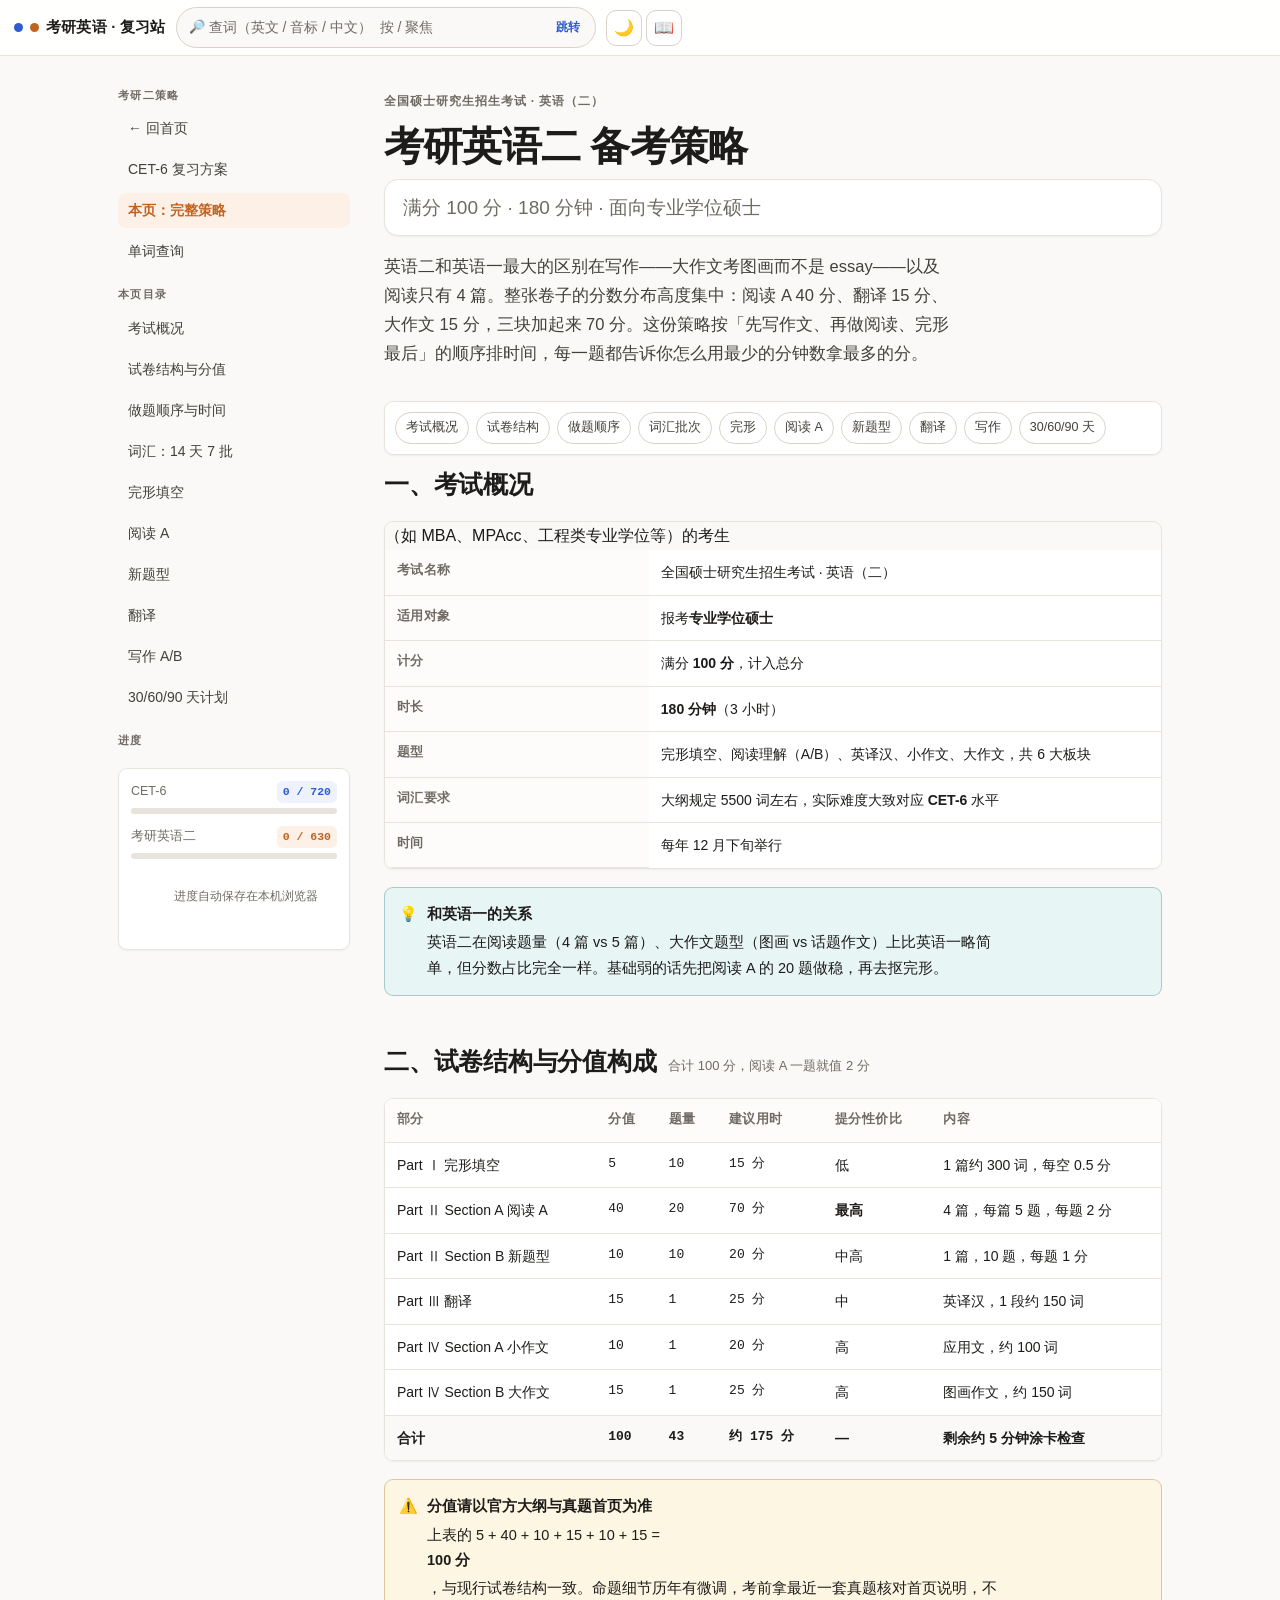
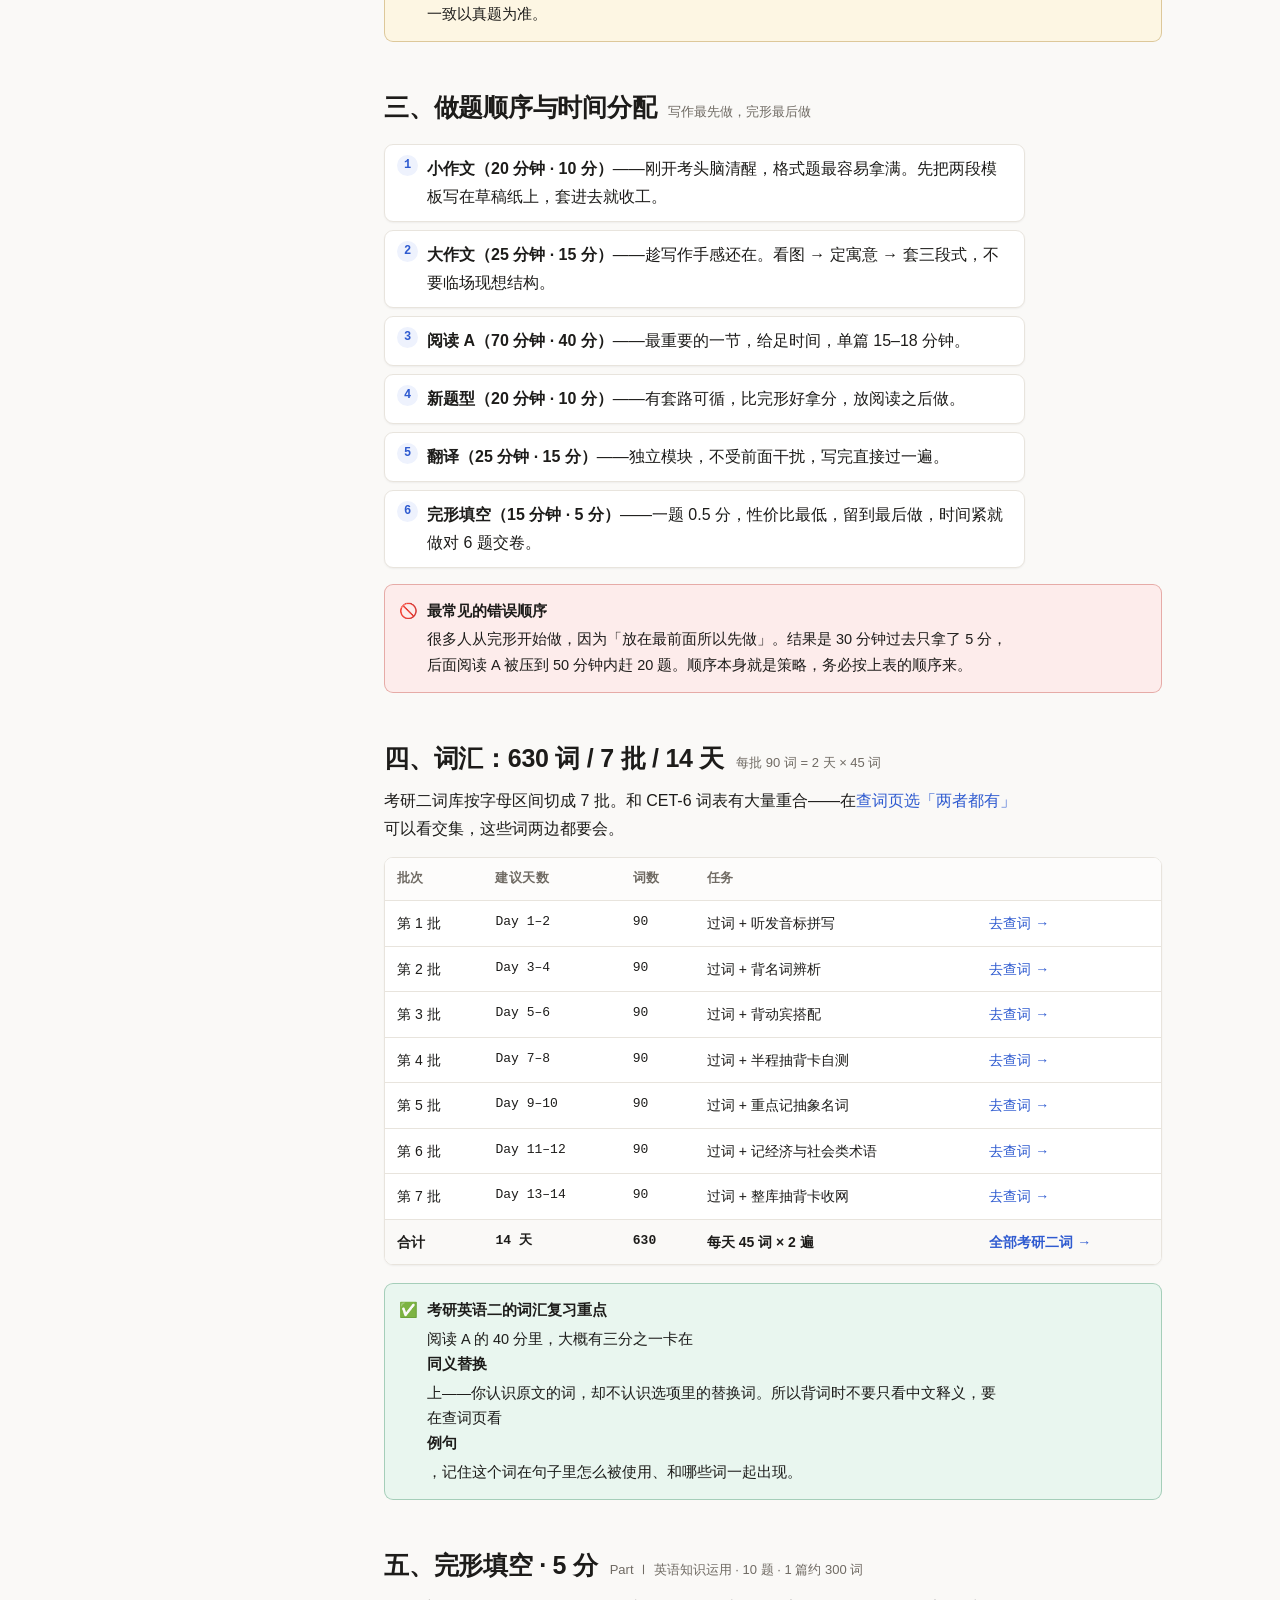
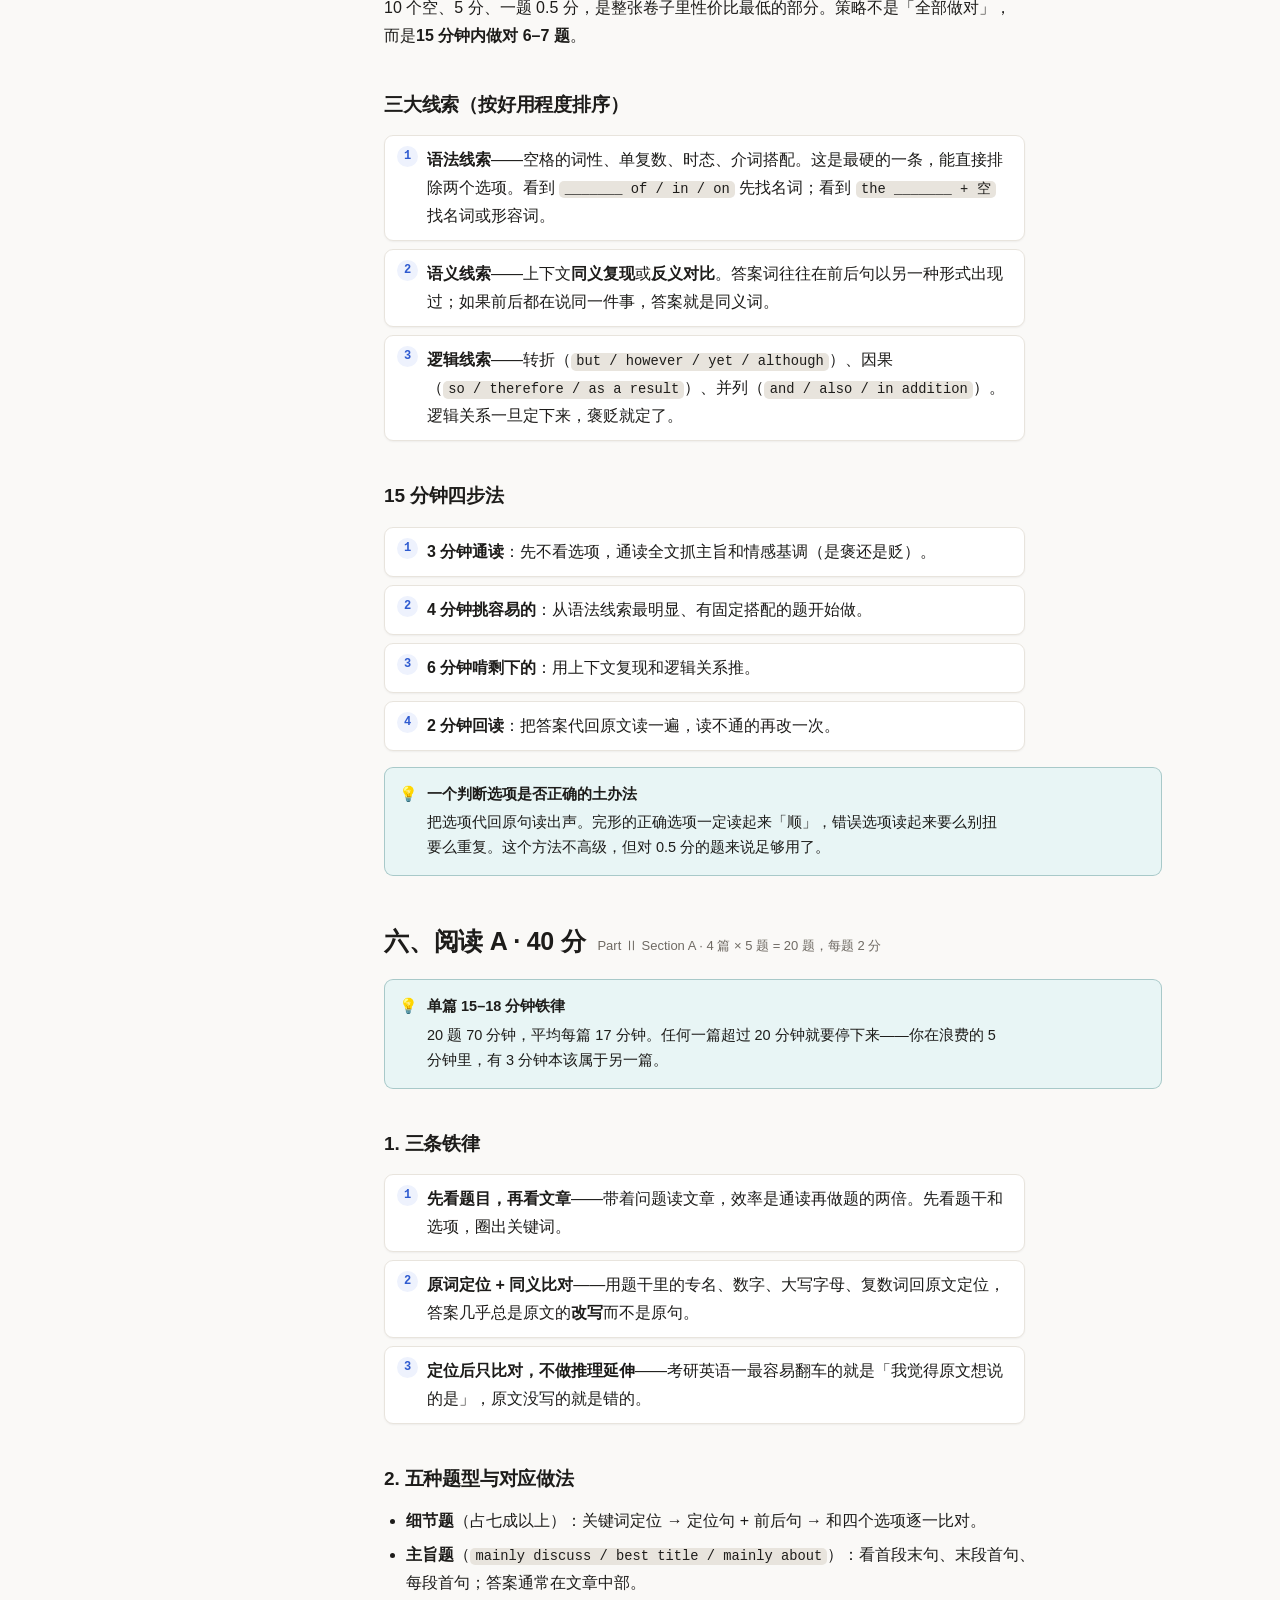
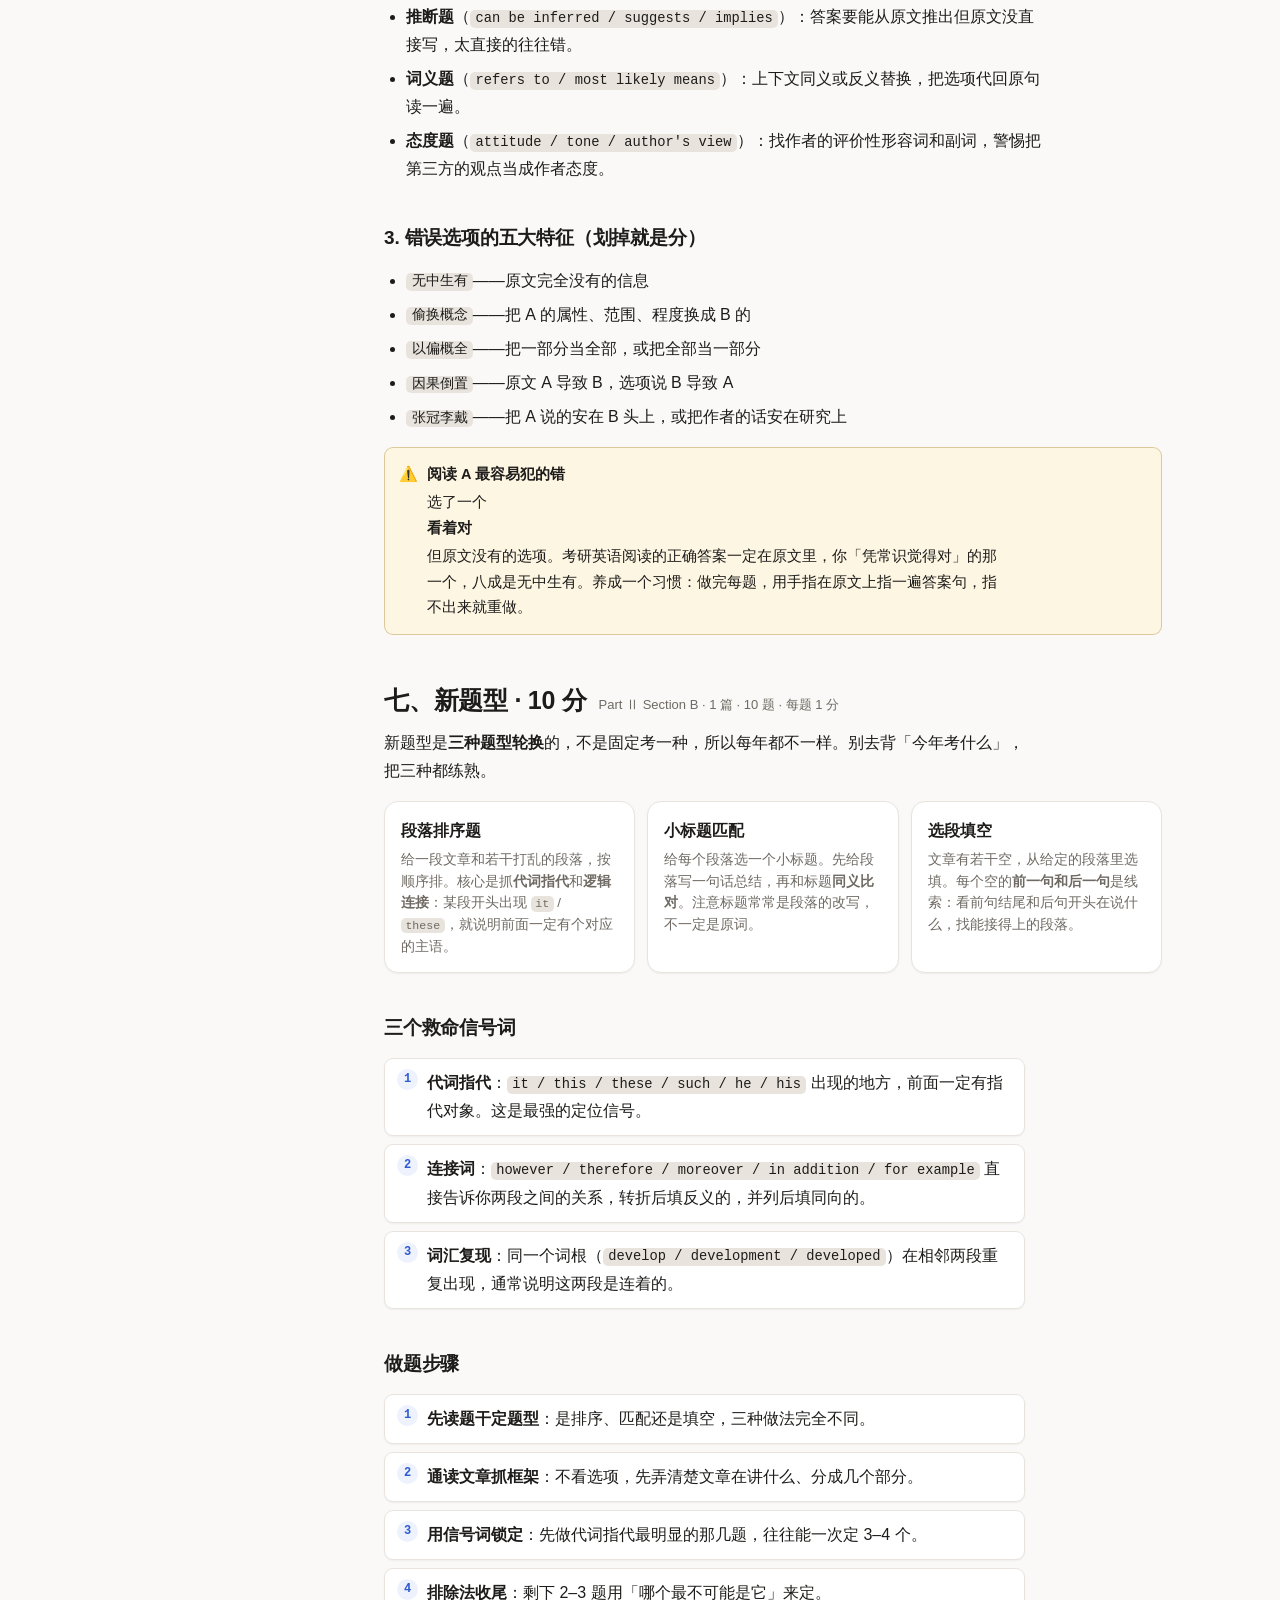
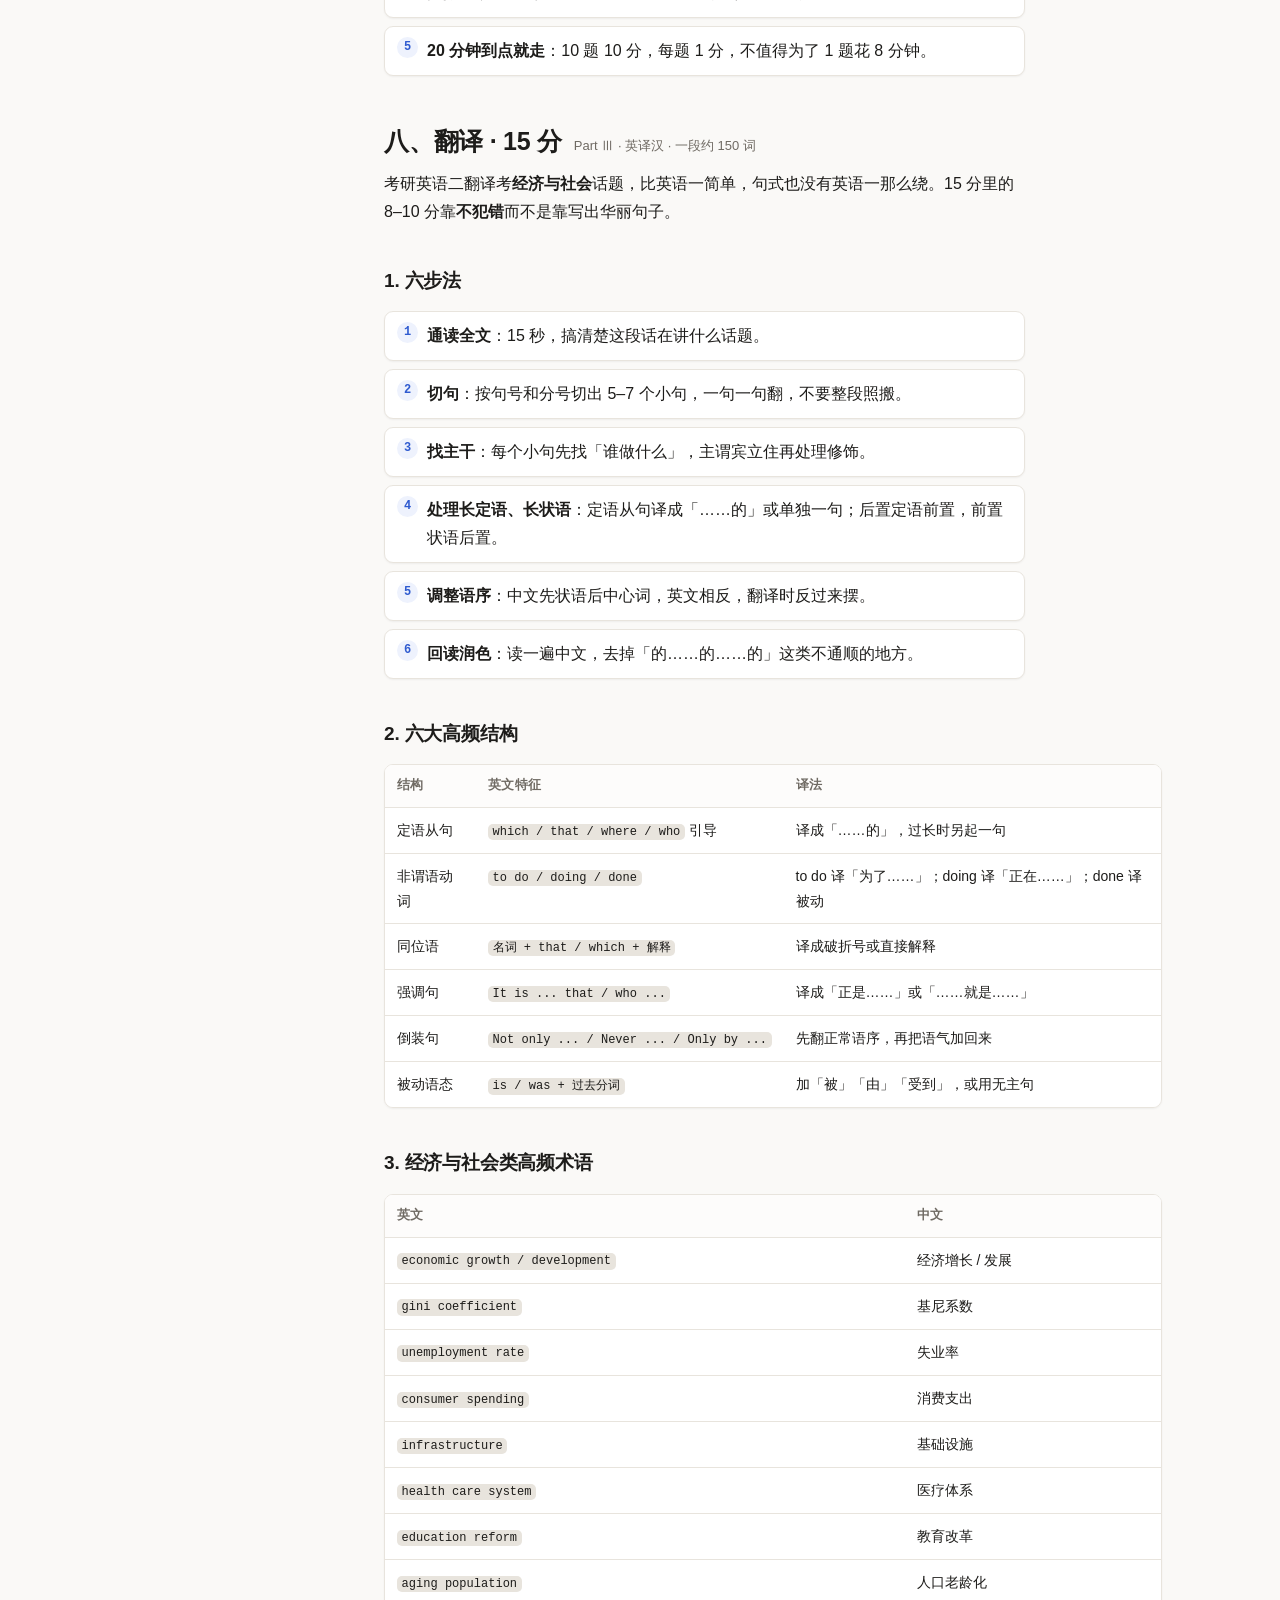
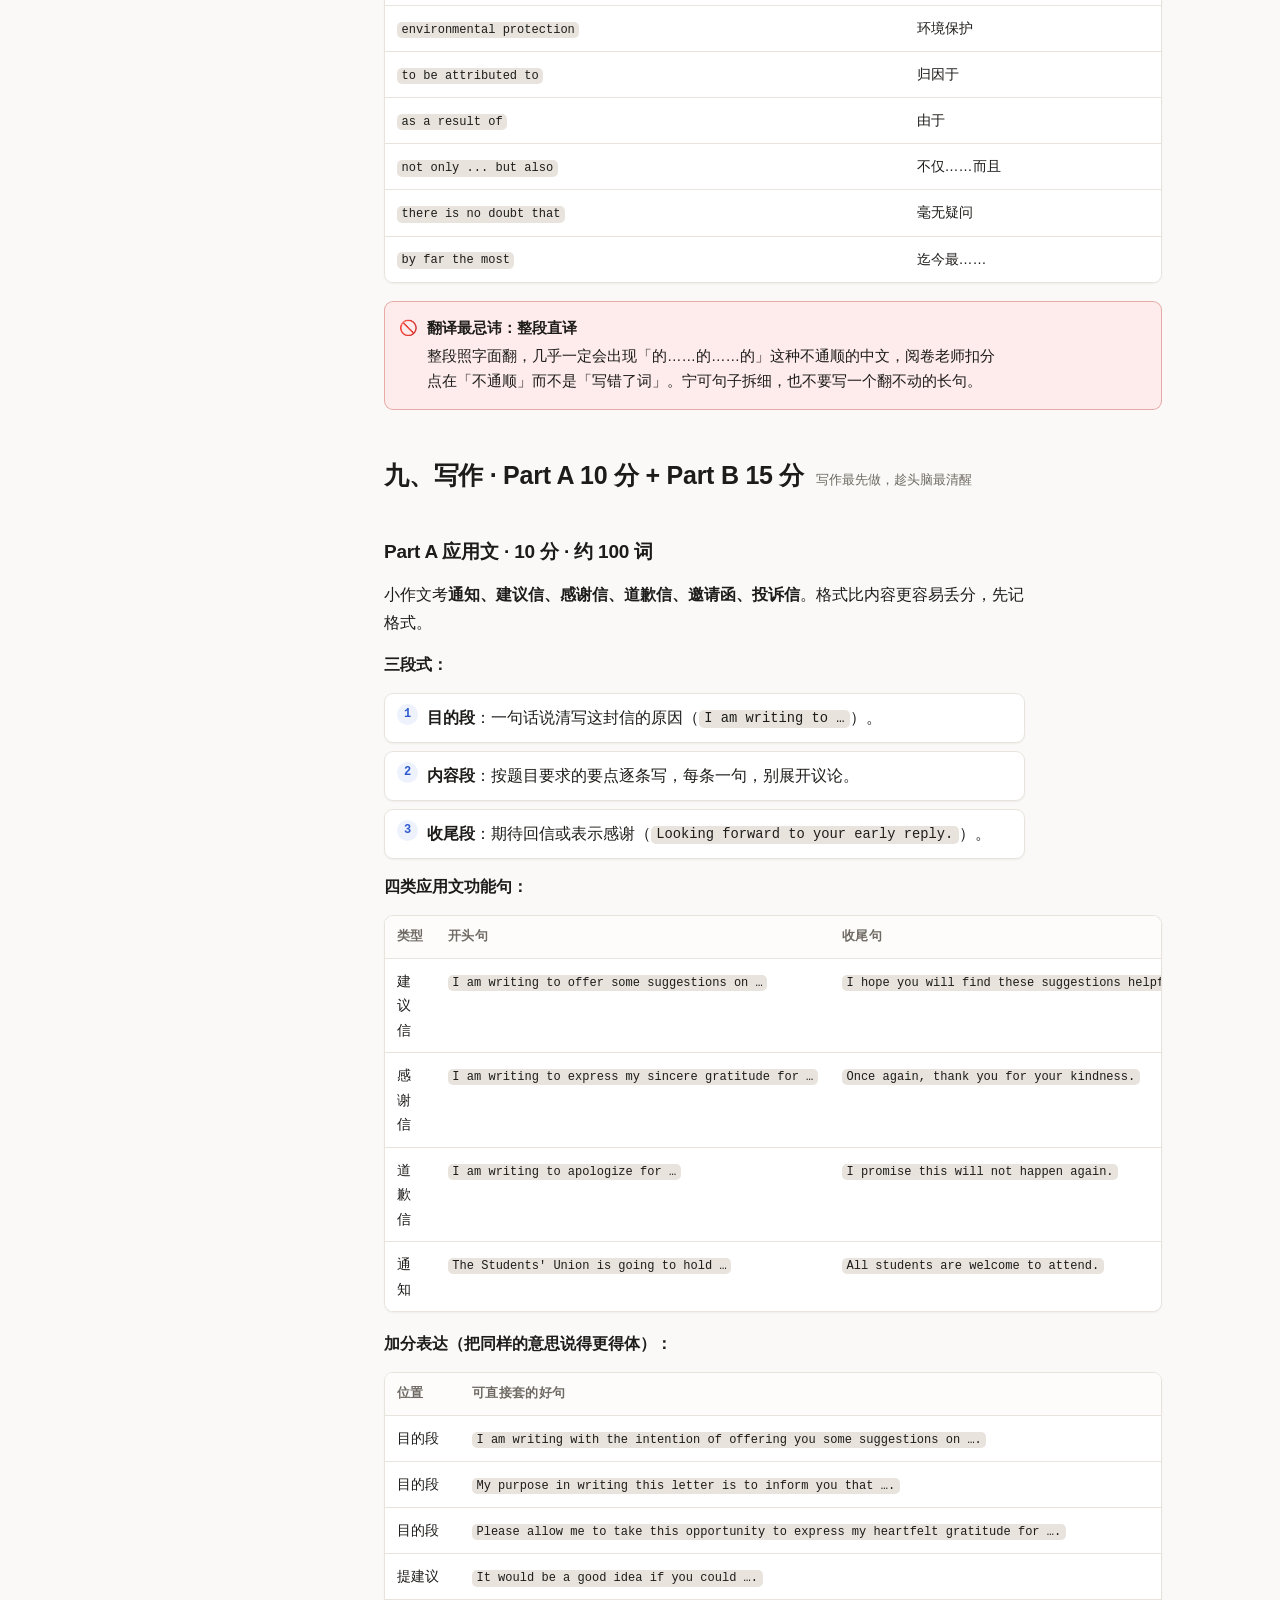
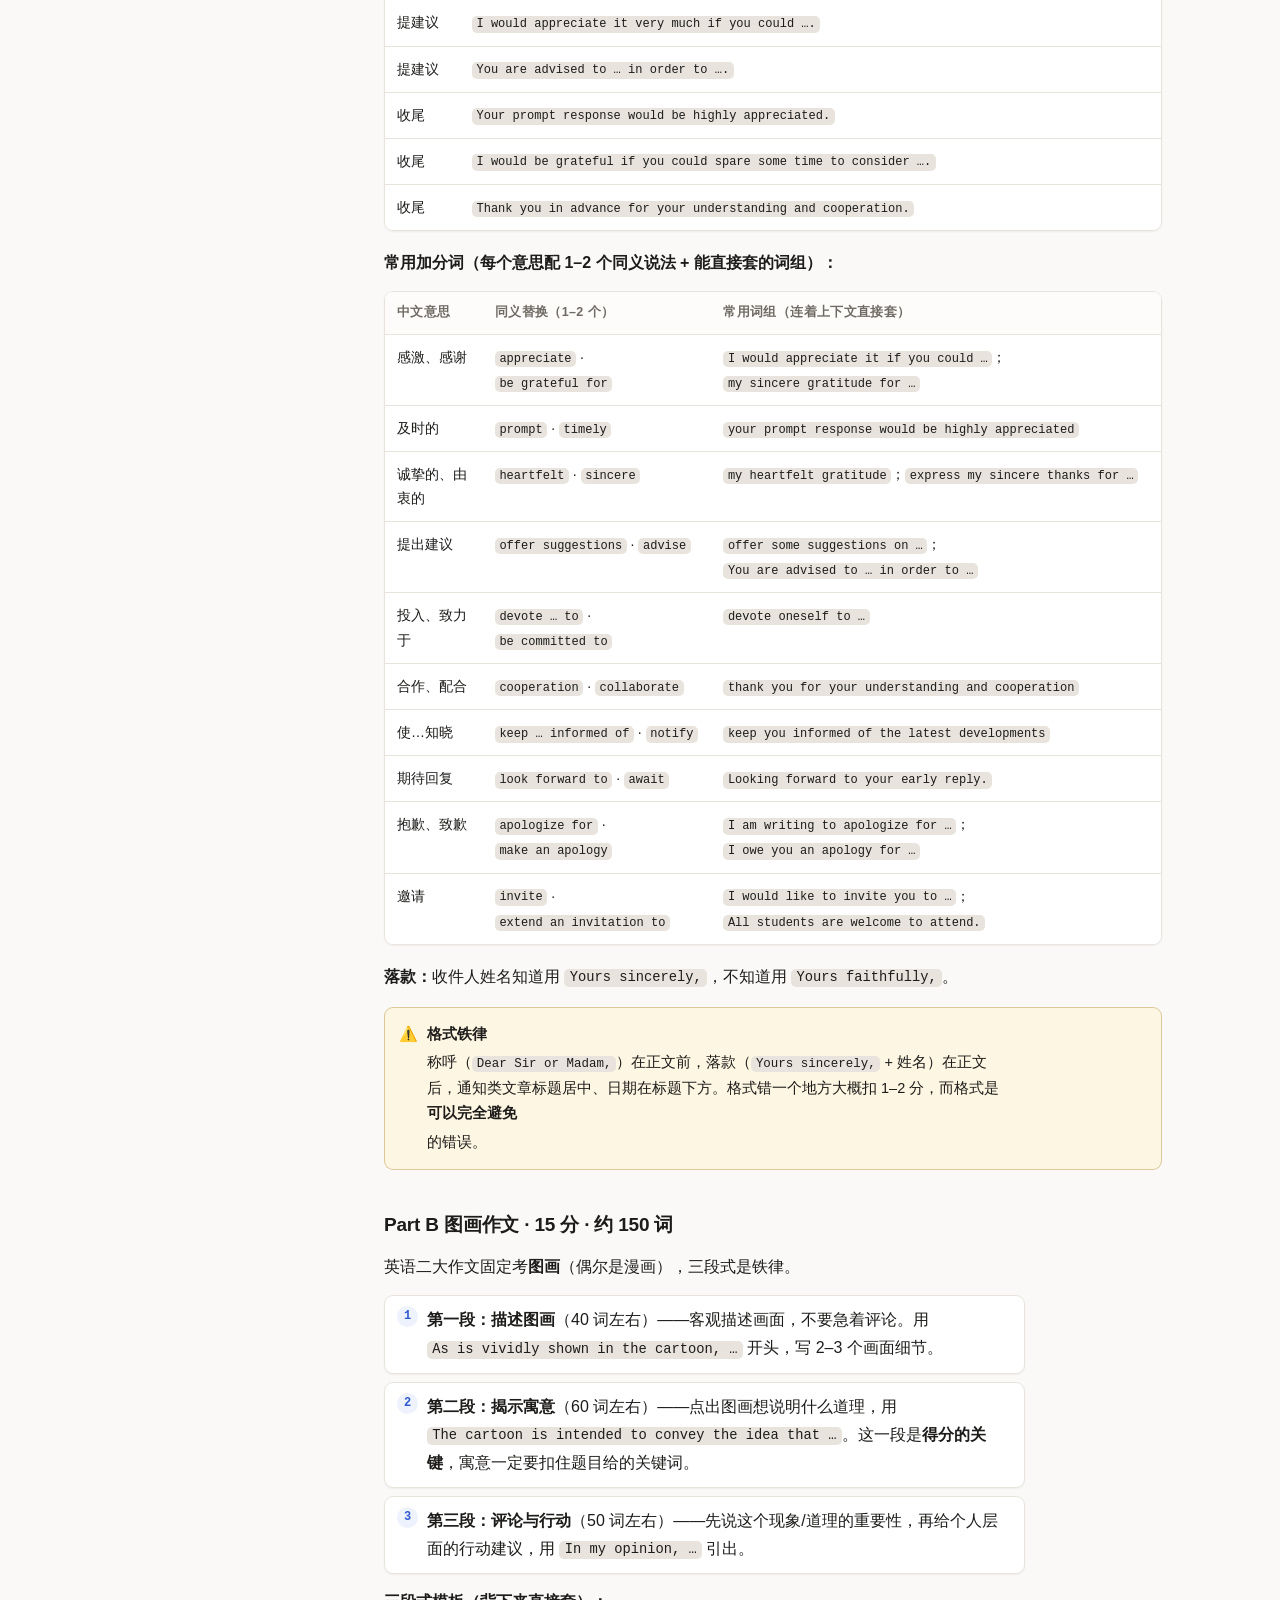
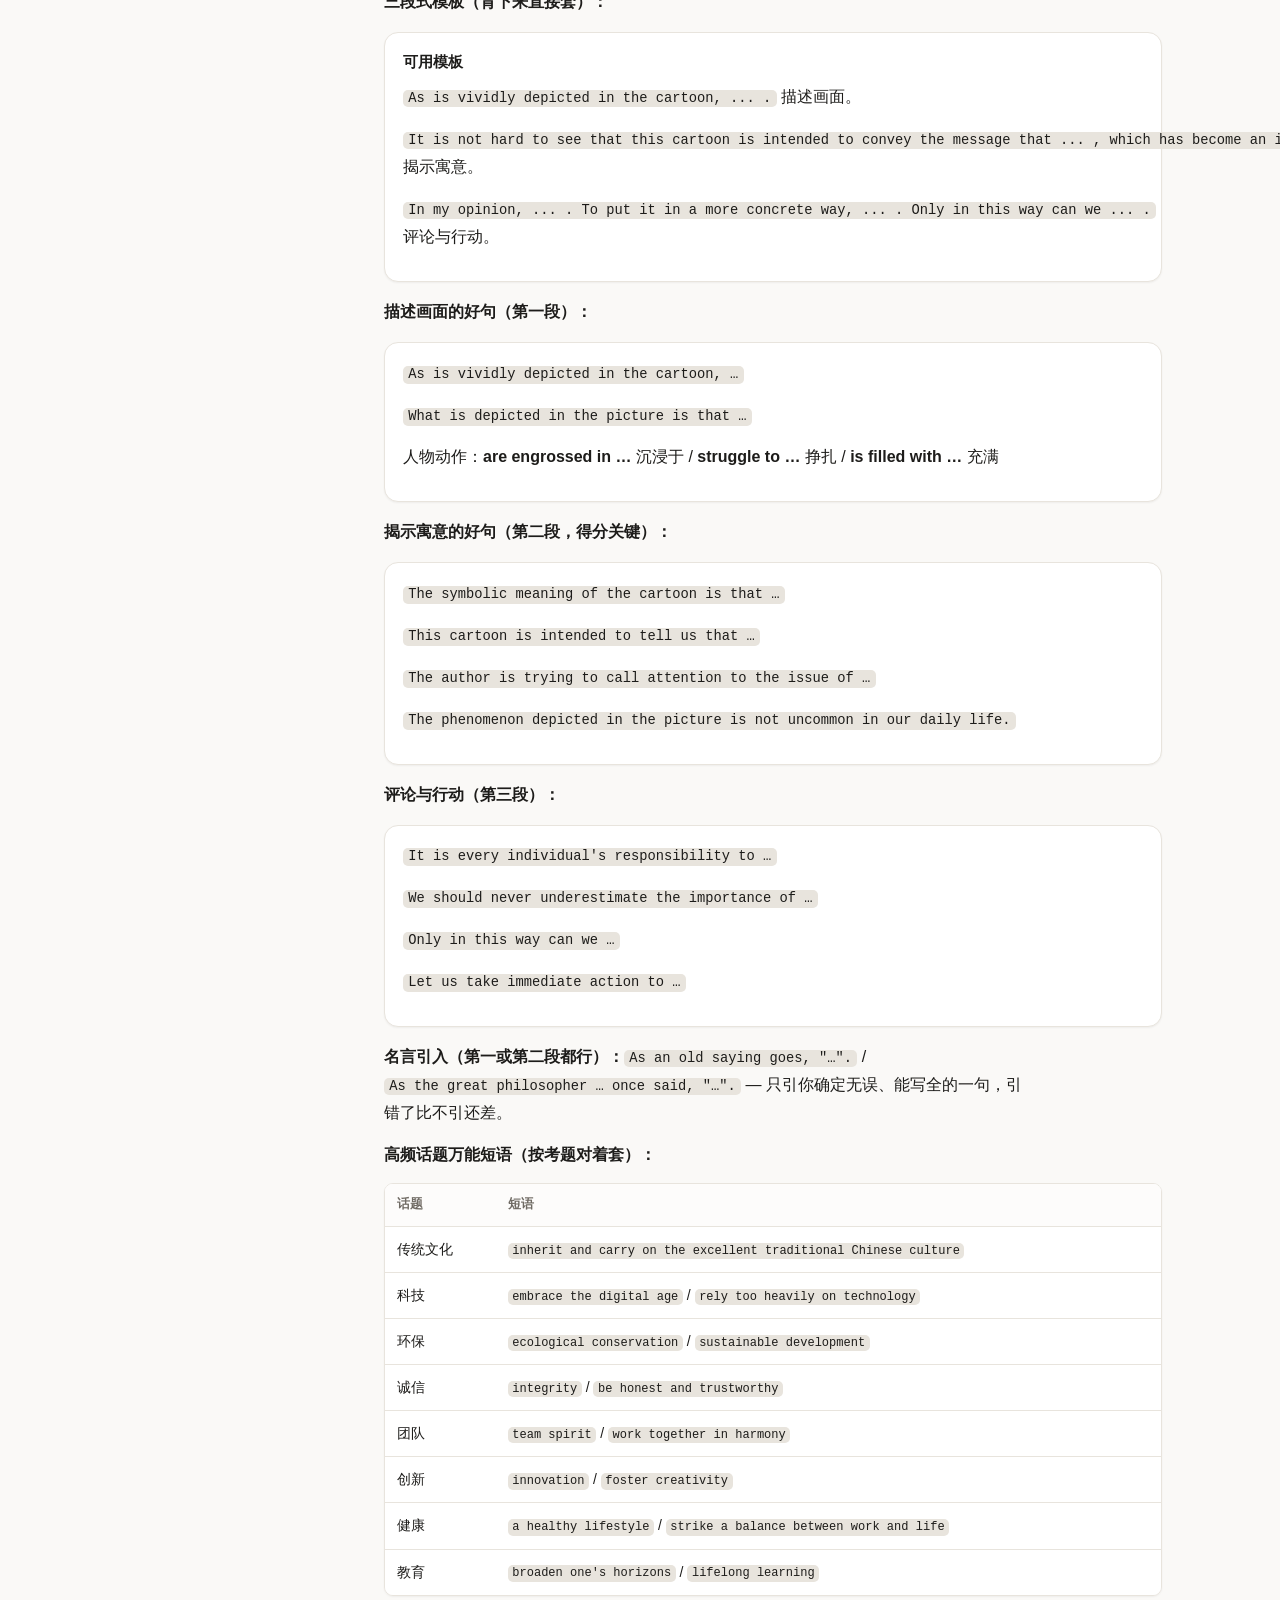
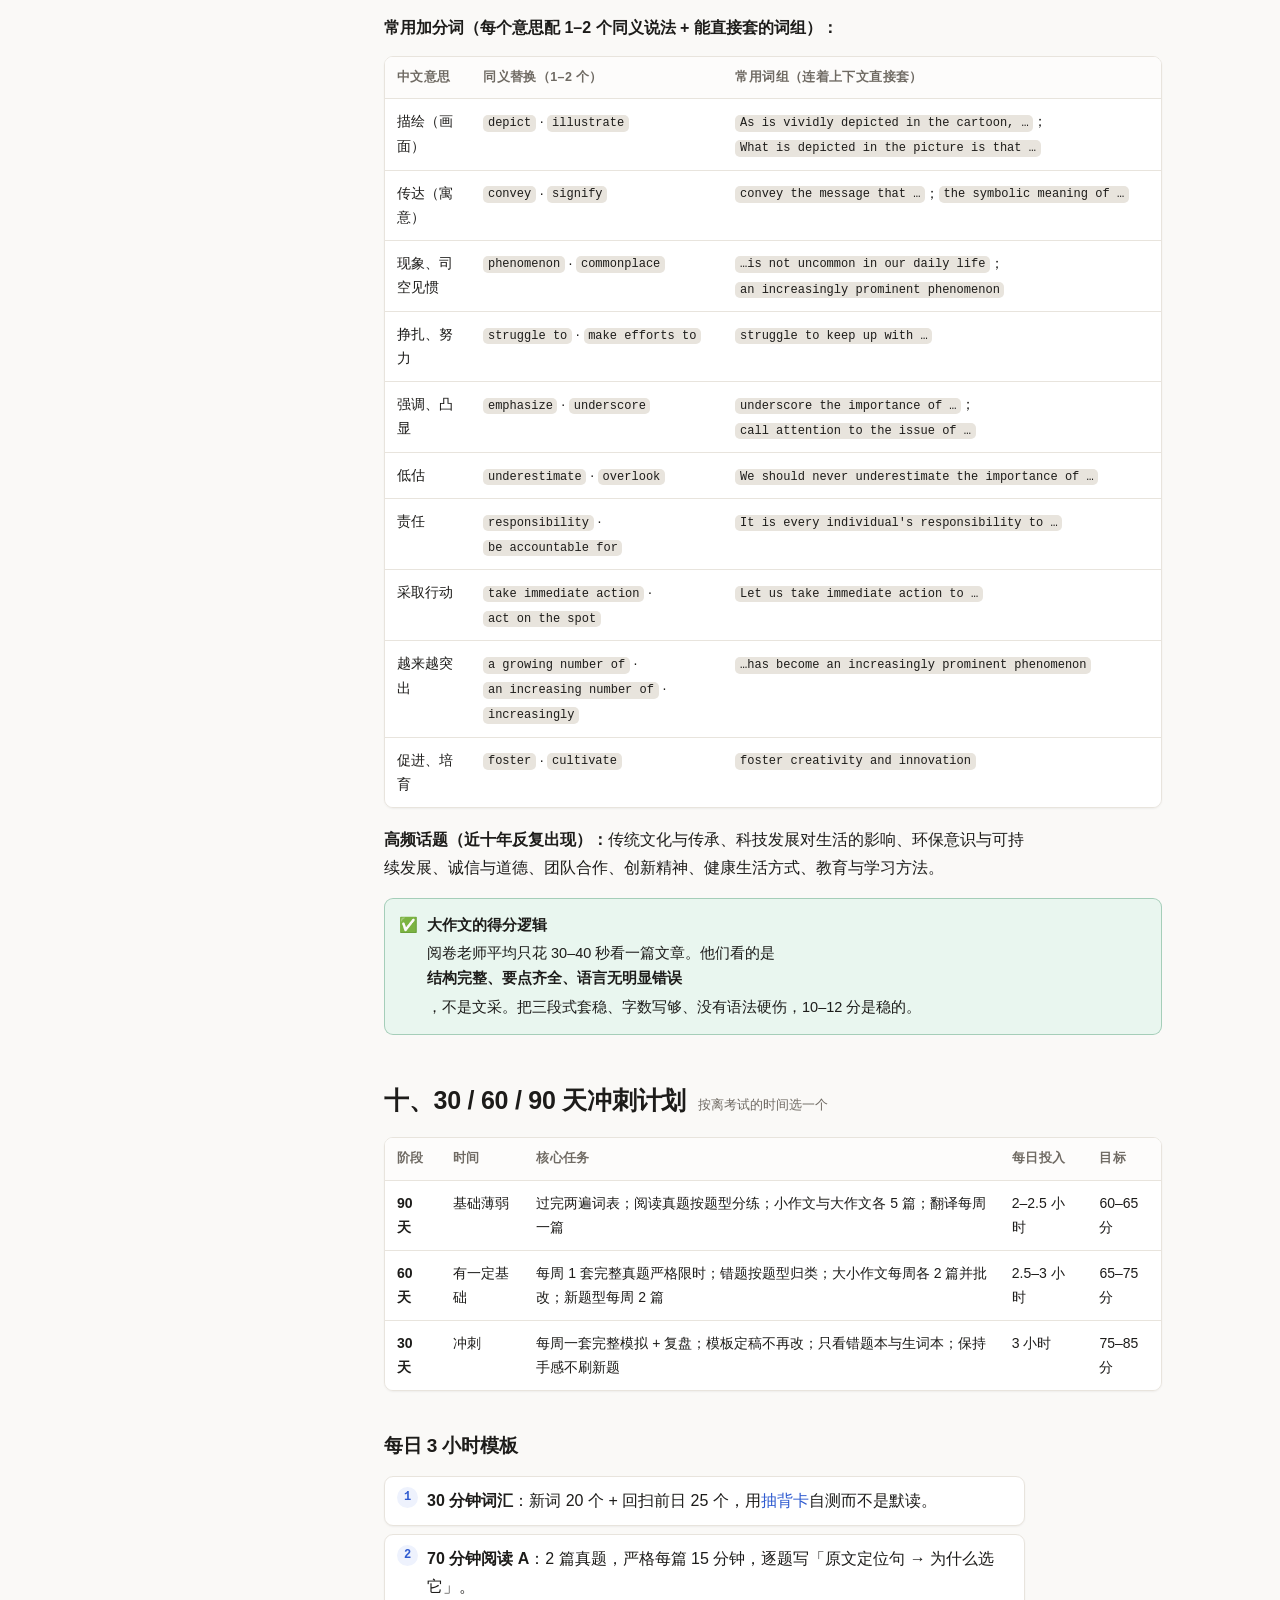
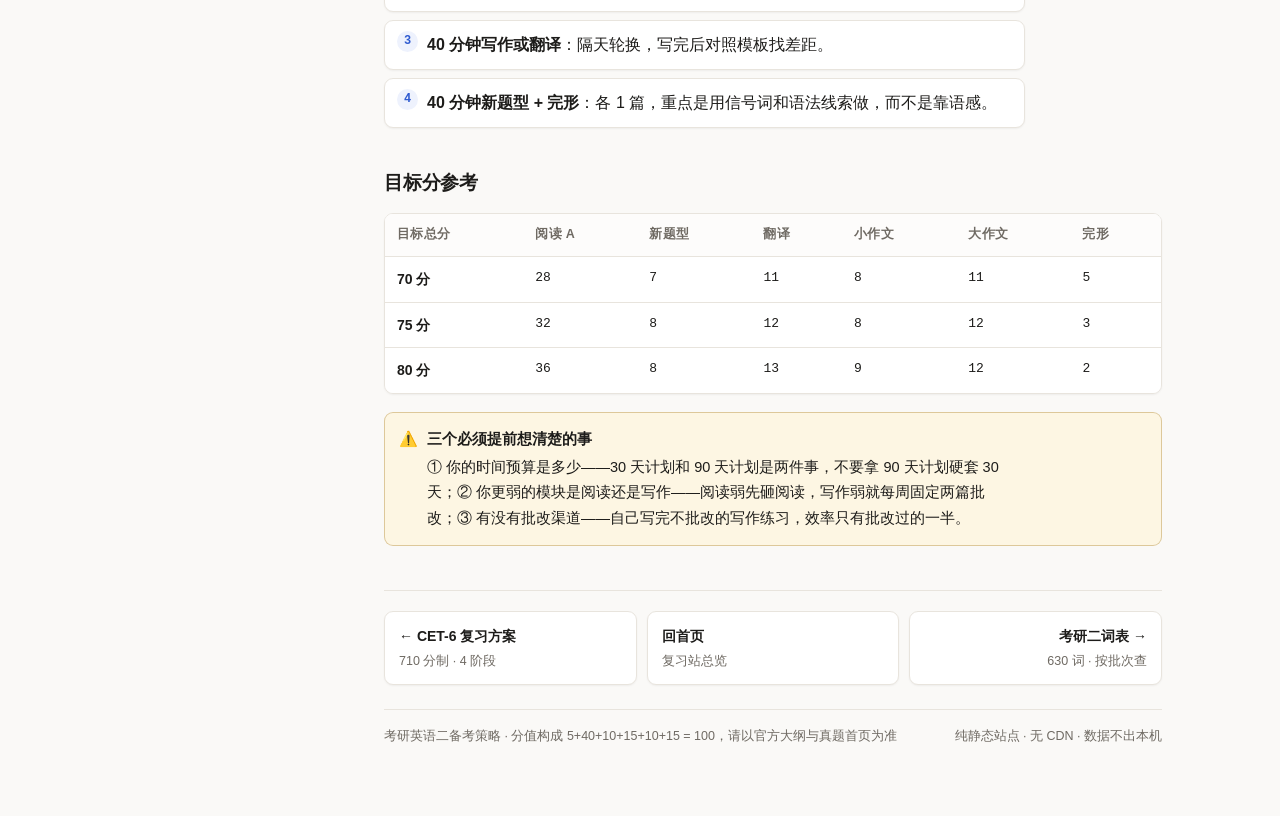
<file: ky2.html>
<!DOCTYPE html>
<html lang="zh-CN">
<head>
<meta charset="utf-8">
<meta name="viewport" content="width=device-width,initial-scale=1">
<title>考研英语二 备考策略 · 做题顺序 / 完形 / 阅读 / 新题型 / 翻译 / 写作</title>
<meta name="description" content="考研英语二备考策略：满分 100 分、180 分钟的试卷结构与分值构成、建议做题顺序与时间分配、14 天词汇批次、完形填空三大线索、阅读 A 三种铁律、新题型三个信号词、翻译六步法、小作文与大作文模板、30/60/90 天冲刺计划。">
<meta name="theme-color" content="#faf9f7">
<link rel="icon" href="data:image/svg+xml,%3Csvg xmlns='http://www.w3.org/2000/svg' viewBox='0 0 32 32'%3E%3Crect width='32' height='32' rx='7' fill='%23c2621f'/%3E%3Ctext x='16' y='22' font-size='13' font-family='Arial' font-weight='700' fill='white' text-anchor='middle'%3E%E7%A0%94%E4%BA%8C%3C/text%3E%3C/svg%3E">
<link rel="stylesheet" href="assets/style.css">
</head>
<body>

<header class="topbar">
  <button class="icon menu-btn" id="menuBtn" aria-label="打开菜单">☰</button>
  <a class="brand" href="index.html">
    <span class="dot"></span><span class="dot b"></span>
    <span>考研英语 · 复习站</span>
  </a>
  <div class="qjump" id="qjump">
    <span class="ki">🔎</span>
    <input type="search" placeholder="查词（英文 / 音标 / 中文）  按 / 聚焦" aria-label="查词">
    <button class="go" type="button">跳转</button>
  </div>
  <div class="tools">
    <button class="icon" data-theme-btn aria-label="切换深浅色">🌙</button>
    <a class="icon" href="words.html" aria-label="单词查询">📖</a>
  </div>
</header>

<div class="layout">
  <aside class="nav" id="nav" data-cur="ky2">
    <h4>考研二策略</h4>
    <ul>
      <li><a href="index.html">← 回首页</a></li>
      <li><a href="cet6.html">CET-6 复习方案</a></li>
      <li><a class="on" href="ky2.html">本页：完整策略</a></li>
      <li><a href="words.html">单词查询</a></li>
    </ul>
    <h4>本页目录</h4>
    <ul>
      <li><a href="#overview">考试概况</a></li>
      <li><a href="#structure">试卷结构与分值</a></li>
      <li><a href="#order">做题顺序与时间</a></li>
      <li><a href="#vocab">词汇：14 天 7 批</a></li>
      <li><a href="#cloze">完形填空</a></li>
      <li><a href="#reading">阅读 A</a></li>
      <li><a href="#newtype">新题型</a></li>
      <li><a href="#translation">翻译</a></li>
      <li><a href="#writing">写作 A/B</a></li>
      <li><a href="#plan">30/60/90 天计划</a></li>
    </ul>
    <h4>进度</h4>
    <div class="stats">
      <div class="row"><span>CET-6</span><span class="st st-cet6">0 / 720</span></div>
      <div class="bar"><i data-prog="cet6"></i></div>
      <div class="row"><span>考研英语二</span><span class="st st-ky2">0 / 630</span></div>
      <div class="bar"><i class="b" data-prog="ky2"></i></div>
      <div class="note" id="statNote">进度自动保存在本机浏览器</div>
    </div>
  </aside>

  <main>
    <div class="hero">
      <div class="eyebrow">全国硕士研究生招生考试 · 英语（二）</div>
      <h1>考研英语二 备考策略
        <span class="sub">满分 100 分 · 180 分钟 · 面向专业学位硕士</span>
      </h1>
      <p class="lead">英语二和英语一最大的区别在写作——大作文考图画而不是 essay——以及阅读只有 4 篇。整张卷子的分数分布高度集中：阅读 A 40 分、翻译 15 分、大作文 15 分，三块加起来 70 分。这份策略按「先写作文、再做阅读、完形最后」的顺序排时间，每一题都告诉你怎么用最少的分钟数拿最多的分。</p>
    </div>

    <div class="toc2">
      <a href="#overview">考试概况</a>
      <a href="#structure">试卷结构</a>
      <a href="#order">做题顺序</a>
      <a href="#vocab">词汇批次</a>
      <a href="#cloze">完形</a>
      <a href="#reading">阅读 A</a>
      <a href="#newtype">新题型</a>
      <a href="#translation">翻译</a>
      <a href="#writing">写作</a>
      <a href="#plan">30/60/90 天</a>
    </div>

    <section id="overview">
      <div class="sec-head"><h2>一、考试概况</h2></div>
      <div class="tw">
        <table>
          <tbody>
            <tr><th style="width:34%">考试名称</th><td>全国硕士研究生招生考试 · 英语（二）</td></tr>
            <tr><th>适用对象</th><td>报考<b>专业学位硕士</b></td>（如 MBA、MPAcc、工程类专业学位等）的考生</td></tr>
            <tr><th>计分</th><td>满分 <b>100 分</b>，计入总分</td></tr>
            <tr><th>时长</th><td><b>180 分钟</b>（3 小时）</td></tr>
            <tr><th>题型</th><td>完形填空、阅读理解（A/B）、英译汉、小作文、大作文，共 6 大板块</td></tr>
            <tr><th>词汇要求</th><td>大纲规定 5500 词左右，实际难度大致对应 <b>CET-6</b> 水平</td></tr>
            <tr><th>时间</th><td>每年 12 月下旬举行</td></tr>
          </tbody>
        </table>
      </div>
      <div class="note tip">
        <b>和英语一的关系</b>
        <p>英语二在阅读题量（4 篇 vs 5 篇）、大作文题型（图画 vs 话题作文）上比英语一略简单，但分数占比完全一样。基础弱的话先把阅读 A 的 20 题做稳，再去抠完形。</p>
      </div>
    </section>

    <section id="structure">
      <div class="sec-head"><h2>二、试卷结构与分值构成</h2><span class="tag-line">合计 100 分，阅读 A 一题就值 2 分</span></div>
      <div class="tw">
        <table>
          <thead><tr><th>部分</th><th class="num">分值</th><th class="num">题量</th><th class="num">建议用时</th><th>提分性价比</th><th>内容</th></tr></thead>
          <tbody>
            <tr><td>Part Ⅰ 完形填空</td><td class="num">5</td><td class="num">10</td><td class="num">15 分</td><td>低</td><td>1 篇约 300 词，每空 0.5 分</td></tr>
            <tr><td>Part Ⅱ Section A 阅读 A</td><td class="num">40</td><td class="num">20</td><td class="num">70 分</td><td><b>最高</b></td><td>4 篇，每篇 5 题，每题 2 分</td></tr>
            <tr><td>Part Ⅱ Section B 新题型</td><td class="num">10</td><td class="num">10</td><td class="num">20 分</td><td>中高</td><td>1 篇，10 题，每题 1 分</td></tr>
            <tr><td>Part Ⅲ 翻译</td><td class="num">15</td><td class="num">1</td><td class="num">25 分</td><td>中</td><td>英译汉，1 段约 150 词</td></tr>
            <tr><td>Part Ⅳ Section A 小作文</td><td class="num">10</td><td class="num">1</td><td class="num">20 分</td><td>高</td><td>应用文，约 100 词</td></tr>
            <tr><td>Part Ⅳ Section B 大作文</td><td class="num">15</td><td class="num">1</td><td class="num">25 分</td><td>高</td><td>图画作文，约 150 词</td></tr>
            <tr class="sum"><td>合计</td><td class="num">100</td><td class="num">43</td><td class="num">约 175 分</td><td>—</td><td>剩余约 5 分钟涂卡检查</td></tr>
          </tbody>
        </table>
      </div>
      <div class="note warn">
        <b>分值请以官方大纲与真题首页为准</b>
        <p>上表的 5 + 40 + 10 + 15 + 10 + 15 = <b>100 分</b>，与现行试卷结构一致。命题细节历年有微调，考前拿最近一套真题核对首页说明，不一致以真题为准。</p>
      </div>
    </section>

    <section id="order">
      <div class="sec-head"><h2>三、做题顺序与时间分配</h2><span class="tag-line">写作最先做，完形最后做</span></div>
      <ol class="steps">
        <li><b>小作文（20 分钟 · 10 分）</b>——刚开考头脑清醒，格式题最容易拿满。先把两段模板写在草稿纸上，套进去就收工。</li>
        <li><b>大作文（25 分钟 · 15 分）</b>——趁写作手感还在。看图 → 定寓意 → 套三段式，不要临场现想结构。</li>
        <li><b>阅读 A（70 分钟 · 40 分）</b>——最重要的一节，给足时间，单篇 15–18 分钟。</li>
        <li><b>新题型（20 分钟 · 10 分）</b>——有套路可循，比完形好拿分，放阅读之后做。</li>
        <li><b>翻译（25 分钟 · 15 分）</b>——独立模块，不受前面干扰，写完直接过一遍。</li>
        <li><b>完形填空（15 分钟 · 5 分）</b>——一题 0.5 分，性价比最低，留到最后做，时间紧就做对 6 题交卷。</li>
      </ol>
      <div class="note bad">
        <b>最常见的错误顺序</b>
        <p>很多人从完形开始做，因为「放在最前面所以先做」。结果是 30 分钟过去只拿了 5 分，后面阅读 A 被压到 50 分钟内赶 20 题。顺序本身就是策略，务必按上表的顺序来。</p>
      </div>
    </section>

    <section id="vocab">
      <div class="sec-head"><h2>四、词汇：630 词 / 7 批 / 14 天</h2><span class="tag-line">每批 90 词 = 2 天 × 45 词</span></div>
      <p>考研二词库按字母区间切成 7 批。和 CET-6 词表有大量重合——在<a href="words.html?exam=both">查词页选「两者都有」</a>可以看交集，这些词两边都要会。</p>
      <div class="tw">
        <table>
          <thead><tr><th>批次</th><th class="num">建议天数</th><th class="num">词数</th><th>任务</th><th></th></tr></thead>
          <tbody>
            <tr><td>第 1 批</td><td class="num">Day 1–2</td><td class="num">90</td><td>过词 + 听发音标拼写</td><td><a href="words.html?exam=ky2&batch=1">去查词 →</a></td></tr>
            <tr><td>第 2 批</td><td class="num">Day 3–4</td><td class="num">90</td><td>过词 + 背名词辨析</td><td><a href="words.html?exam=ky2&batch=2">去查词 →</a></td></tr>
            <tr><td>第 3 批</td><td class="num">Day 5–6</td><td class="num">90</td><td>过词 + 背动宾搭配</td><td><a href="words.html?exam=ky2&batch=3">去查词 →</a></td></tr>
            <tr><td>第 4 批</td><td class="num">Day 7–8</td><td class="num">90</td><td>过词 + 半程抽背卡自测</td><td><a href="words.html?exam=ky2&batch=4">去查词 →</a></td></tr>
            <tr><td>第 5 批</td><td class="num">Day 9–10</td><td class="num">90</td><td>过词 + 重点记抽象名词</td><td><a href="words.html?exam=ky2&batch=5">去查词 →</a></td></tr>
            <tr><td>第 6 批</td><td class="num">Day 11–12</td><td class="num">90</td><td>过词 + 记经济与社会类术语</td><td><a href="words.html?exam=ky2&batch=6">去查词 →</a></td></tr>
            <tr><td>第 7 批</td><td class="num">Day 13–14</td><td class="num">90</td><td>过词 + 整库抽背卡收网</td><td><a href="words.html?exam=ky2&batch=7">去查词 →</a></td></tr>
            <tr class="sum"><td>合计</td><td class="num">14 天</td><td class="num">630</td><td>每天 45 词 × 2 遍</td><td><a href="words.html?exam=ky2">全部考研二词 →</a></td></tr>
          </tbody>
        </table>
      </div>
      <div class="note ok">
        <b>考研英语二的词汇复习重点</b>
        <p>阅读 A 的 40 分里，大概有三分之一卡在<b>同义替换</b>上——你认识原文的词，却不认识选项里的替换词。所以背词时不要只看中文释义，要在查词页看<b>例句</b>，记住这个词在句子里怎么被使用、和哪些词一起出现。</p>
      </div>
    </section>

    <section id="cloze">
      <div class="sec-head"><h2>五、完形填空 · 5 分</h2><span class="tag-line">Part Ⅰ 英语知识运用 · 10 题 · 1 篇约 300 词</span></div>
      <p>10 个空、5 分、一题 0.5 分，是整张卷子里性价比最低的部分。策略不是「全部做对」，而是<b>15 分钟内做对 6–7 题</b>。</p>
      <h3>三大线索（按好用程度排序）</h3>
      <ol class="steps">
        <li><b>语法线索</b>——空格的词性、单复数、时态、介词搭配。这是最硬的一条，能直接排除两个选项。看到 <code>_______ of / in / on</code> 先找名词；看到 <code>the _______ + 空</code> 找名词或形容词。</li>
        <li><b>语义线索</b>——上下文<b>同义复现</b>或<b>反义对比</b>。答案词往往在前后句以另一种形式出现过；如果前后都在说同一件事，答案就是同义词。</li>
        <li><b>逻辑线索</b>——转折（<code>but / however / yet / although</code>）、因果（<code>so / therefore / as a result</code>）、并列（<code>and / also / in addition</code>）。逻辑关系一旦定下来，褒贬就定了。</li>
      </ol>
      <h3>15 分钟四步法</h3>
      <ol class="steps">
        <li><b>3 分钟通读</b>：先不看选项，通读全文抓主旨和情感基调（是褒还是贬）。</li>
        <li><b>4 分钟挑容易的</b>：从语法线索最明显、有固定搭配的题开始做。</li>
        <li><b>6 分钟啃剩下的</b>：用上下文复现和逻辑关系推。</li>
        <li><b>2 分钟回读</b>：把答案代回原文读一遍，读不通的再改一次。</li>
      </ol>
      <div class="note tip">
        <b>一个判断选项是否正确的土办法</b>
        <p>把选项代回原句读出声。完形的正确选项一定读起来「顺」，错误选项读起来要么别扭要么重复。这个方法不高级，但对 0.5 分的题来说足够用了。</p>
      </div>
    </section>

    <section id="reading">
      <div class="sec-head"><h2>六、阅读 A · 40 分</h2><span class="tag-line">Part Ⅱ Section A · 4 篇 × 5 题 = 20 题，每题 2 分</span></div>
      <div class="note tip">
        <b>单篇 15–18 分钟铁律</b>
        <p>20 题 70 分钟，平均每篇 17 分钟。任何一篇超过 20 分钟就要停下来——你在浪费的 5 分钟里，有 3 分钟本该属于另一篇。</p>
      </div>
      <h3>1. 三条铁律</h3>
      <ol class="steps">
        <li><b>先看题目，再看文章</b>——带着问题读文章，效率是通读再做题的两倍。先看题干和选项，圈出关键词。</li>
        <li><b>原词定位 + 同义比对</b>——用题干里的专名、数字、大写字母、复数词回原文定位，答案几乎总是原文的<b>改写</b>而不是原句。</li>
        <li><b>定位后只比对，不做推理延伸</b>——考研英语一最容易翻车的就是「我觉得原文想说的是」，原文没写的就是错的。</li>
      </ol>
      <h3>2. 五种题型与对应做法</h3>
      <ul>
        <li><b>细节题</b>（占七成以上）：关键词定位 → 定位句 + 前后句 → 和四个选项逐一比对。</li>
        <li><b>主旨题</b>（<code>mainly discuss / best title / mainly about</code>）：看首段末句、末段首句、每段首句；答案通常在文章中部。</li>
        <li><b>推断题</b>（<code>can be inferred / suggests / implies</code>）：答案要能从原文推出但原文没直接写，太直接的往往错。</li>
        <li><b>词义题</b>（<code>refers to / most likely means</code>）：上下文同义或反义替换，把选项代回原句读一遍。</li>
        <li><b>态度题</b>（<code>attitude / tone / author's view</code>）：找作者的评价性形容词和副词，警惕把第三方的观点当成作者态度。</li>
      </ul>
      <h3>3. 错误选项的五大特征（划掉就是分）</h3>
      <ul>
        <li><code>无中生有</code>——原文完全没有的信息</li>
        <li><code>偷换概念</code>——把 A 的属性、范围、程度换成 B 的</li>
        <li><code>以偏概全</code>——把一部分当全部，或把全部当一部分</li>
        <li><code>因果倒置</code>——原文 A 导致 B，选项说 B 导致 A</li>
        <li><code>张冠李戴</code>——把 A 说的安在 B 头上，或把作者的话安在研究上</li>
      </ul>
      <div class="note warn">
        <b>阅读 A 最容易犯的错</b>
        <p>选了一个<b>看着对</b>但原文没有的选项。考研英语阅读的正确答案一定在原文里，你「凭常识觉得对」的那一个，八成是无中生有。养成一个习惯：做完每题，用手指在原文上指一遍答案句，指不出来就重做。</p>
      </div>
    </section>

    <section id="newtype">
      <div class="sec-head"><h2>七、新题型 · 10 分</h2><span class="tag-line">Part Ⅱ Section B · 1 篇 · 10 题 · 每题 1 分</span></div>
      <p>新题型是<b>三种题型轮换</b>的，不是固定考一种，所以每年都不一样。别去背「今年考什么」，把三种都练熟。</p>
      <div class="cards">
        <div class="card">
          <div class="ct">段落排序题</div>
          <div class="cd">给一段文章和若干打乱的段落，按顺序排。核心是抓<b>代词指代</b>和<b>逻辑连接</b>：某段开头出现 <code>it</code> / <code>these</code>，就说明前面一定有个对应的主语。</div>
        </div>
        <div class="card">
          <div class="ct">小标题匹配</div>
          <div class="cd">给每个段落选一个小标题。先给段落写一句话总结，再和标题<b>同义比对</b>。注意标题常常是段落的改写，不一定是原词。</div>
        </div>
        <div class="card">
          <div class="ct">选段填空</div>
          <div class="cd">文章有若干空，从给定的段落里选填。每个空的<b>前一句和后一句</b>是线索：看前句结尾和后句开头在说什么，找能接得上的段落。</div>
        </div>
      </div>
      <h3>三个救命信号词</h3>
      <ol class="steps">
        <li><b>代词指代</b>：<code>it / this / these / such / he / his</code> 出现的地方，前面一定有指代对象。这是最强的定位信号。</li>
        <li><b>连接词</b>：<code>however / therefore / moreover / in addition / for example</code> 直接告诉你两段之间的关系，转折后填反义的，并列后填同向的。</li>
        <li><b>词汇复现</b>：同一个词根（<code>develop / development / developed</code>）在相邻两段重复出现，通常说明这两段是连着的。</li>
      </ol>
      <h3>做题步骤</h3>
      <ol class="steps">
        <li><b>先读题干定题型</b>：是排序、匹配还是填空，三种做法完全不同。</li>
        <li><b>通读文章抓框架</b>：不看选项，先弄清楚文章在讲什么、分成几个部分。</li>
        <li><b>用信号词锁定</b>：先做代词指代最明显的那几题，往往能一次定 3–4 个。</li>
        <li><b>排除法收尾</b>：剩下 2–3 题用「哪个最不可能是它」来定。</li>
        <li><b>20 分钟到点就走</b>：10 题 10 分，每题 1 分，不值得为了 1 题花 8 分钟。</li>
      </ol>
    </section>

    <section id="translation">
      <div class="sec-head"><h2>八、翻译 · 15 分</h2><span class="tag-line">Part Ⅲ · 英译汉 · 一段约 150 词</span></div>
      <p>考研英语二翻译考<b>经济与社会</b>话题，比英语一简单，句式也没有英语一那么绕。15 分里的 8–10 分靠<b>不犯错</b>而不是靠写出华丽句子。</p>
      <h3>1. 六步法</h3>
      <ol class="steps">
        <li><b>通读全文</b>：15 秒，搞清楚这段话在讲什么话题。</li>
        <li><b>切句</b>：按句号和分号切出 5–7 个小句，一句一句翻，不要整段照搬。</li>
        <li><b>找主干</b>：每个小句先找「谁做什么」，主谓宾立住再处理修饰。</li>
        <li><b>处理长定语、长状语</b>：定语从句译成「……的」或单独一句；后置定语前置，前置状语后置。</li>
        <li><b>调整语序</b>：中文先状语后中心词，英文相反，翻译时反过来摆。</li>
        <li><b>回读润色</b>：读一遍中文，去掉「的……的……的」这类不通顺的地方。</li>
      </ol>
      <h3>2. 六大高频结构</h3>
      <div class="tw">
        <table>
          <thead><tr><th>结构</th><th>英文特征</th><th>译法</th></tr></thead>
          <tbody>
            <tr><td>定语从句</td><td><code>which / that / where / who</code> 引导</td><td>译成「……的」，过长时另起一句</td></tr>
            <tr><td>非谓语动词</td><td><code>to do / doing / done</code></td><td>to do 译「为了……」；doing 译「正在……」；done 译被动</td></tr>
            <tr><td>同位语</td><td><code>名词 + that / which + 解释</code></td><td>译成破折号或直接解释</td></tr>
            <tr><td>强调句</td><td><code>It is ... that / who ...</code></td><td>译成「正是……」或「……就是……」</td></tr>
            <tr><td>倒装句</td><td><code>Not only ... / Never ... / Only by ...</code></td><td>先翻正常语序，再把语气加回来</td></tr>
            <tr><td>被动语态</td><td><code>is / was + 过去分词</code></td><td>加「被」「由」「受到」，或用无主句</td></tr>
          </tbody>
        </table>
      </div>
      <h3>3. 经济与社会类高频术语</h3>
      <div class="tw">
        <table>
          <thead><tr><th>英文</th><th>中文</th></tr></thead>
          <tbody>
            <tr><td><code>economic growth / development</code></td><td>经济增长 / 发展</td></tr>
            <tr><td><code>gini coefficient</code></td><td>基尼系数</td></tr>
            <tr><td><code>unemployment rate</code></td><td>失业率</td></tr>
            <tr><td><code>consumer spending</code></td><td>消费支出</td></tr>
            <tr><td><code>infrastructure</code></td><td>基础设施</td></tr>
            <tr><td><code>health care system</code></td><td>医疗体系</td></tr>
            <tr><td><code>education reform</code></td><td>教育改革</td></tr>
            <tr><td><code>aging population</code></td><td>人口老龄化</td></tr>
            <tr><td><code>environmental protection</code></td><td>环境保护</td></tr>
            <tr><td><code>to be attributed to</code></td><td>归因于</td></tr>
            <tr><td><code>as a result of</code></td><td>由于</td></tr>
            <tr><td><code>not only ... but also</code></td><td>不仅……而且</td></tr>
            <tr><td><code>there is no doubt that</code></td><td>毫无疑问</td></tr>
            <tr><td><code>by far the most</code></td><td>迄今最……</td></tr>
          </tbody>
        </table>
      </div>
      <div class="note bad">
        <b>翻译最忌讳：整段直译</b>
        <p>整段照字面翻，几乎一定会出现「的……的……的」这种不通顺的中文，阅卷老师扣分点在「不通顺」而不是「写错了词」。宁可句子拆细，也不要写一个翻不动的长句。</p>
      </div>
    </section>

    <section id="writing">
      <div class="sec-head"><h2>九、写作 · Part A 10 分 + Part B 15 分</h2><span class="tag-line">写作最先做，趁头脑最清醒</span></div>

      <h3>Part A 应用文 · 10 分 · 约 100 词</h3>
      <p>小作文考<b>通知、建议信、感谢信、道歉信、邀请函、投诉信</b>。格式比内容更容易丢分，先记格式。</p>
      <p><b>三段式：</b></p>
      <ol class="steps">
        <li><b>目的段</b>：一句话说清写这封信的原因（<code>I am writing to …</code>）。</li>
        <li><b>内容段</b>：按题目要求的要点逐条写，每条一句，别展开议论。</li>
        <li><b>收尾段</b>：期待回信或表示感谢（<code>Looking forward to your early reply.</code>）。</li>
      </ol>
      <p><b>四类应用文功能句：</b></p>
      <div class="tw">
        <table>
          <thead><tr><th>类型</th><th>开头句</th><th>收尾句</th></tr></thead>
          <tbody>
            <tr><td>建议信</td><td><code>I am writing to offer some suggestions on …</code></td><td><code>I hope you will find these suggestions helpful.</code></td></tr>
            <tr><td>感谢信</td><td><code>I am writing to express my sincere gratitude for …</code></td><td><code>Once again, thank you for your kindness.</code></td></tr>
            <tr><td>道歉信</td><td><code>I am writing to apologize for …</code></td><td><code>I promise this will not happen again.</code></td></tr>
            <tr><td>通知</td><td><code>The Students' Union is going to hold …</code></td><td><code>All students are welcome to attend.</code></td></tr>
          </tbody>
        </table>
      </div>
      <p><b>加分表达（把同样的意思说得更得体）：</b></p>
      <div class="tw">
        <table>
          <thead><tr><th>位置</th><th>可直接套的好句</th></tr></thead>
          <tbody>
            <tr><td>目的段</td><td><code>I am writing with the intention of offering you some suggestions on ….</code></td></tr>
            <tr><td>目的段</td><td><code>My purpose in writing this letter is to inform you that ….</code></td></tr>
            <tr><td>目的段</td><td><code>Please allow me to take this opportunity to express my heartfelt gratitude for ….</code></td></tr>
            <tr><td>提建议</td><td><code>It would be a good idea if you could ….</code></td></tr>
            <tr><td>提建议</td><td><code>I would appreciate it very much if you could ….</code></td></tr>
            <tr><td>提建议</td><td><code>You are advised to … in order to ….</code></td></tr>
            <tr><td>收尾</td><td><code>Your prompt response would be highly appreciated.</code></td></tr>
            <tr><td>收尾</td><td><code>I would be grateful if you could spare some time to consider ….</code></td></tr>
            <tr><td>收尾</td><td><code>Thank you in advance for your understanding and cooperation.</code></td></tr>
          </tbody>
        </table>
      </div>
      <p><b>常用加分词（每个意思配 1–2 个同义说法 + 能直接套的词组）：</b></p>
      <div class="tw">
        <table>
          <thead><tr><th>中文意思</th><th>同义替换（1–2 个）</th><th>常用词组（连着上下文直接套）</th></tr></thead>
          <tbody>
            <tr><td>感激、感谢</td><td><code>appreciate</code> · <code>be grateful for</code></td><td><code>I would appreciate it if you could …</code>；<code>my sincere gratitude for …</code></td></tr>
            <tr><td>及时的</td><td><code>prompt</code> · <code>timely</code></td><td><code>your prompt response would be highly appreciated</code></td></tr>
            <tr><td>诚挚的、由衷的</td><td><code>heartfelt</code> · <code>sincere</code></td><td><code>my heartfelt gratitude</code>；<code>express my sincere thanks for …</code></td></tr>
            <tr><td>提出建议</td><td><code>offer suggestions</code> · <code>advise</code></td><td><code>offer some suggestions on …</code>；<code>You are advised to … in order to …</code></td></tr>
            <tr><td>投入、致力于</td><td><code>devote … to</code> · <code>be committed to</code></td><td><code>devote oneself to …</code></td></tr>
            <tr><td>合作、配合</td><td><code>cooperation</code> · <code>collaborate</code></td><td><code>thank you for your understanding and cooperation</code></td></tr>
            <tr><td>使…知晓</td><td><code>keep … informed of</code> · <code>notify</code></td><td><code>keep you informed of the latest developments</code></td></tr>
            <tr><td>期待回复</td><td><code>look forward to</code> · <code>await</code></td><td><code>Looking forward to your early reply.</code></td></tr>
            <tr><td>抱歉、致歉</td><td><code>apologize for</code> · <code>make an apology</code></td><td><code>I am writing to apologize for …</code>；<code>I owe you an apology for …</code></td></tr>
            <tr><td>邀请</td><td><code>invite</code> · <code>extend an invitation to</code></td><td><code>I would like to invite you to …</code>；<code>All students are welcome to attend.</code></td></tr>
          </tbody>
        </table>
      </div>
      <p><b>落款：</b>收件人姓名知道用 <code>Yours sincerely,</code>，不知道用 <code>Yours faithfully,</code>。</p>
      <div class="note warn">
        <b>格式铁律</b>
        <p>称呼（<code>Dear Sir or Madam,</code>）在正文前，落款（<code>Yours sincerely,</code> + 姓名）在正文后，通知类文章标题居中、日期在标题下方。格式错一个地方大概扣 1–2 分，而格式是<b>可以完全避免</b>的错误。</p>
      </div>

      <h3>Part B 图画作文 · 15 分 · 约 150 词</h3>
      <p>英语二大作文固定考<b>图画</b>（偶尔是漫画），三段式是铁律。</p>
      <ol class="steps">
        <li><b>第一段：描述图画</b>（40 词左右）——客观描述画面，不要急着评论。用 <code>As is vividly shown in the cartoon, …</code> 开头，写 2–3 个画面细节。</li>
        <li><b>第二段：揭示寓意</b>（60 词左右）——点出图画想说明什么道理，用 <code>The cartoon is intended to convey the idea that …</code>。这一段是<b>得分的关键</b>，寓意一定要扣住题目给的关键词。</li>
        <li><b>第三段：评论与行动</b>（50 词左右）——先说这个现象/道理的重要性，再给个人层面的行动建议，用 <code>In my opinion, …</code> 引出。</li>
      </ol>
      <p><b>三段式模板（背下来直接套）：</b></p>
      <div class="sub">
        <h4>可用模板</h4>
        <p><code>As is vividly depicted in the cartoon, ... .</code> 描述画面。</p>
        <p><code>It is not hard to see that this cartoon is intended to convey the message that ... , which has become an increasingly prominent phenomenon in contemporary society.</code> 揭示寓意。</p>
        <p><code>In my opinion, ... . To put it in a more concrete way, ... . Only in this way can we ... .</code> 评论与行动。</p>
      </div>
      <p><b>描述画面的好句（第一段）：</b></p>
      <div class="sub">
        <p><code>As is vividly depicted in the cartoon, …</code></p>
        <p><code>What is depicted in the picture is that …</code></p>
        <p>人物动作：<b>are engrossed in …</b> 沉浸于 / <b>struggle to …</b> 挣扎 / <b>is filled with …</b> 充满</p>
      </div>
      <p><b>揭示寓意的好句（第二段，得分关键）：</b></p>
      <div class="sub">
        <p><code>The symbolic meaning of the cartoon is that …</code></p>
        <p><code>This cartoon is intended to tell us that …</code></p>
        <p><code>The author is trying to call attention to the issue of …</code></p>
        <p><code>The phenomenon depicted in the picture is not uncommon in our daily life.</code></p>
      </div>
      <p><b>评论与行动（第三段）：</b></p>
      <div class="sub">
        <p><code>It is every individual's responsibility to …</code></p>
        <p><code>We should never underestimate the importance of …</code></p>
        <p><code>Only in this way can we …</code></p>
        <p><code>Let us take immediate action to …</code></p>
      </div>
      <p><b>名言引入（第一或第二段都行）：</b><code>As an old saying goes, "…".</code> / <code>As the great philosopher … once said, "…".</code> — 只引你确定无误、能写全的一句，引错了比不引还差。</p>
      <p><b>高频话题万能短语（按考题对着套）：</b></p>
      <div class="tw">
        <table>
          <thead><tr><th>话题</th><th>短语</th></tr></thead>
          <tbody>
            <tr><td>传统文化</td><td><code>inherit and carry on the excellent traditional Chinese culture</code></td></tr>
            <tr><td>科技</td><td><code>embrace the digital age</code> / <code>rely too heavily on technology</code></td></tr>
            <tr><td>环保</td><td><code>ecological conservation</code> / <code>sustainable development</code></td></tr>
            <tr><td>诚信</td><td><code>integrity</code> / <code>be honest and trustworthy</code></td></tr>
            <tr><td>团队</td><td><code>team spirit</code> / <code>work together in harmony</code></td></tr>
            <tr><td>创新</td><td><code>innovation</code> / <code>foster creativity</code></td></tr>
            <tr><td>健康</td><td><code>a healthy lifestyle</code> / <code>strike a balance between work and life</code></td></tr>
            <tr><td>教育</td><td><code>broaden one's horizons</code> / <code>lifelong learning</code></td></tr>
          </tbody>
        </table>
      </div>
      <p><b>常用加分词（每个意思配 1–2 个同义说法 + 能直接套的词组）：</b></p>
      <div class="tw">
        <table>
          <thead><tr><th>中文意思</th><th>同义替换（1–2 个）</th><th>常用词组（连着上下文直接套）</th></tr></thead>
          <tbody>
            <tr><td>描绘（画面）</td><td><code>depict</code> · <code>illustrate</code></td><td><code>As is vividly depicted in the cartoon, …</code>；<code>What is depicted in the picture is that …</code></td></tr>
            <tr><td>传达（寓意）</td><td><code>convey</code> · <code>signify</code></td><td><code>convey the message that …</code>；<code>the symbolic meaning of …</code></td></tr>
            <tr><td>现象、司空见惯</td><td><code>phenomenon</code> · <code>commonplace</code></td><td><code>…is not uncommon in our daily life</code>；<code>an increasingly prominent phenomenon</code></td></tr>
            <tr><td>挣扎、努力</td><td><code>struggle to</code> · <code>make efforts to</code></td><td><code>struggle to keep up with …</code></td></tr>
            <tr><td>强调、凸显</td><td><code>emphasize</code> · <code>underscore</code></td><td><code>underscore the importance of …</code>；<code>call attention to the issue of …</code></td></tr>
            <tr><td>低估</td><td><code>underestimate</code> · <code>overlook</code></td><td><code>We should never underestimate the importance of …</code></td></tr>
            <tr><td>责任</td><td><code>responsibility</code> · <code>be accountable for</code></td><td><code>It is every individual's responsibility to …</code></td></tr>
            <tr><td>采取行动</td><td><code>take immediate action</code> · <code>act on the spot</code></td><td><code>Let us take immediate action to …</code></td></tr>
            <tr><td>越来越突出</td><td><code>a growing number of</code> · <code>an increasing number of</code> · <code>increasingly</code></td><td><code>…has become an increasingly prominent phenomenon</code></td></tr>
            <tr><td>促进、培育</td><td><code>foster</code> · <code>cultivate</code></td><td><code>foster creativity and innovation</code></td></tr>
          </tbody>
        </table>
      </div>
      <p><b>高频话题（近十年反复出现）：</b>传统文化与传承、科技发展对生活的影响、环保意识与可持续发展、诚信与道德、团队合作、创新精神、健康生活方式、教育与学习方法。</p>
      <div class="note ok">
        <b>大作文的得分逻辑</b>
        <p>阅卷老师平均只花 30–40 秒看一篇文章。他们看的是<b>结构完整、要点齐全、语言无明显错误</b>，不是文采。把三段式套稳、字数写够、没有语法硬伤，10–12 分是稳的。</p>
      </div>
    </section>

    <section id="plan">
      <div class="sec-head"><h2>十、30 / 60 / 90 天冲刺计划</h2><span class="tag-line">按离考试的时间选一个</span></div>
      <div class="tw">
        <table>
          <thead><tr><th>阶段</th><th>时间</th><th>核心任务</th><th>每日投入</th><th>目标</th></tr></thead>
          <tbody>
            <tr><td><b>90 天</b></td><td>基础薄弱</td><td>过完两遍词表；阅读真题按题型分练；小作文与大作文各 5 篇；翻译每周一篇</td><td>2–2.5 小时</td><td>60–65 分</td></tr>
            <tr><td><b>60 天</b></td><td>有一定基础</td><td>每周 1 套完整真题严格限时；错题按题型归类；大小作文每周各 2 篇并批改；新题型每周 2 篇</td><td>2.5–3 小时</td><td>65–75 分</td></tr>
            <tr><td><b>30 天</b></td><td>冲刺</td><td>每周一套完整模拟 + 复盘；模板定稿不再改；只看错题本与生词本；保持手感不刷新题</td><td>3 小时</td><td>75–85 分</td></tr>
          </tbody>
        </table>
      </div>
      <h3>每日 3 小时模板</h3>
      <ol class="steps">
        <li><b>30 分钟词汇</b>：新词 20 个 + 回扫前日 25 个，用<a href="words.html">抽背卡</a>自测而不是默读。</li>
        <li><b>70 分钟阅读 A</b>：2 篇真题，严格每篇 15 分钟，逐题写「原文定位句 → 为什么选它」。</li>
        <li><b>40 分钟写作或翻译</b>：隔天轮换，写完后对照模板找差距。</li>
        <li><b>40 分钟新题型 + 完形</b>：各 1 篇，重点是用信号词和语法线索做，而不是靠语感。</li>
      </ol>
      <h3>目标分参考</h3>
      <div class="tw">
        <table>
          <thead><tr><th>目标总分</th><th>阅读 A</th><th>新题型</th><th>翻译</th><th>小作文</th><th>大作文</th><th>完形</th></tr></thead>
          <tbody>
            <tr><td><b>70 分</b></td><td class="num">28</td><td class="num">7</td><td class="num">11</td><td class="num">8</td><td class="num">11</td><td class="num">5</td></tr>
            <tr><td><b>75 分</b></td><td class="num">32</td><td class="num">8</td><td class="num">12</td><td class="num">8</td><td class="num">12</td><td class="num">3</td></tr>
            <tr><td><b>80 分</b></td><td class="num">36</td><td class="num">8</td><td class="num">13</td><td class="num">9</td><td class="num">12</td><td class="num">2</td></tr>
          </tbody>
        </table>
      </div>
      <div class="note warn">
        <b>三个必须提前想清楚的事</b>
        <p>① 你的时间预算是多少——30 天计划和 90 天计划是两件事，不要拿 90 天计划硬套 30 天；② 你更弱的模块是阅读还是写作——阅读弱先砸阅读，写作弱就每周固定两篇批改；③ 有没有批改渠道——自己写完不批改的写作练习，效率只有批改过的一半。</p>
      </div>
    </section>

    <nav class="pager">
      <a href="cet6.html"><span>← CET-6 复习方案</span>710 分制 · 4 阶段</a>
      <a href="index.html"><span>回首页</span>复习站总览</a>
      <a href="words.html?exam=ky2" class="next"><span>考研二词表 →</span>630 词 · 按批次查</a>
    </nav>

    <div class="foot">
      <span>考研英语二备考策略 · 分值构成 5+40+10+15+10+15 = 100，请以官方大纲与真题首页为准</span>
      <span>纯静态站点 · 无 CDN · 数据不出本机</span>
    </div>
  </main>
</div>

<div class="mobbar">
  <div class="mb">
    <div class="lb"><span>CET-6</span><b data-prog-num="cet6">0/720</b></div>
    <div class="tr"><i data-prog="cet6"></i></div>
    <div class="lb"><span>考研二</span><b data-prog-num="ky2">0/630</b></div>
    <div class="tr"><i class="b" data-prog="ky2"></i></div>
  </div>
  <a class="go" href="words.html" aria-label="去查词">📖</a>
</div>

<div class="scrim" id="scrim"></div>

<script src="assets/words.js"></script>
<script src="assets/app.js"></script>
</body>
</html>
</file>
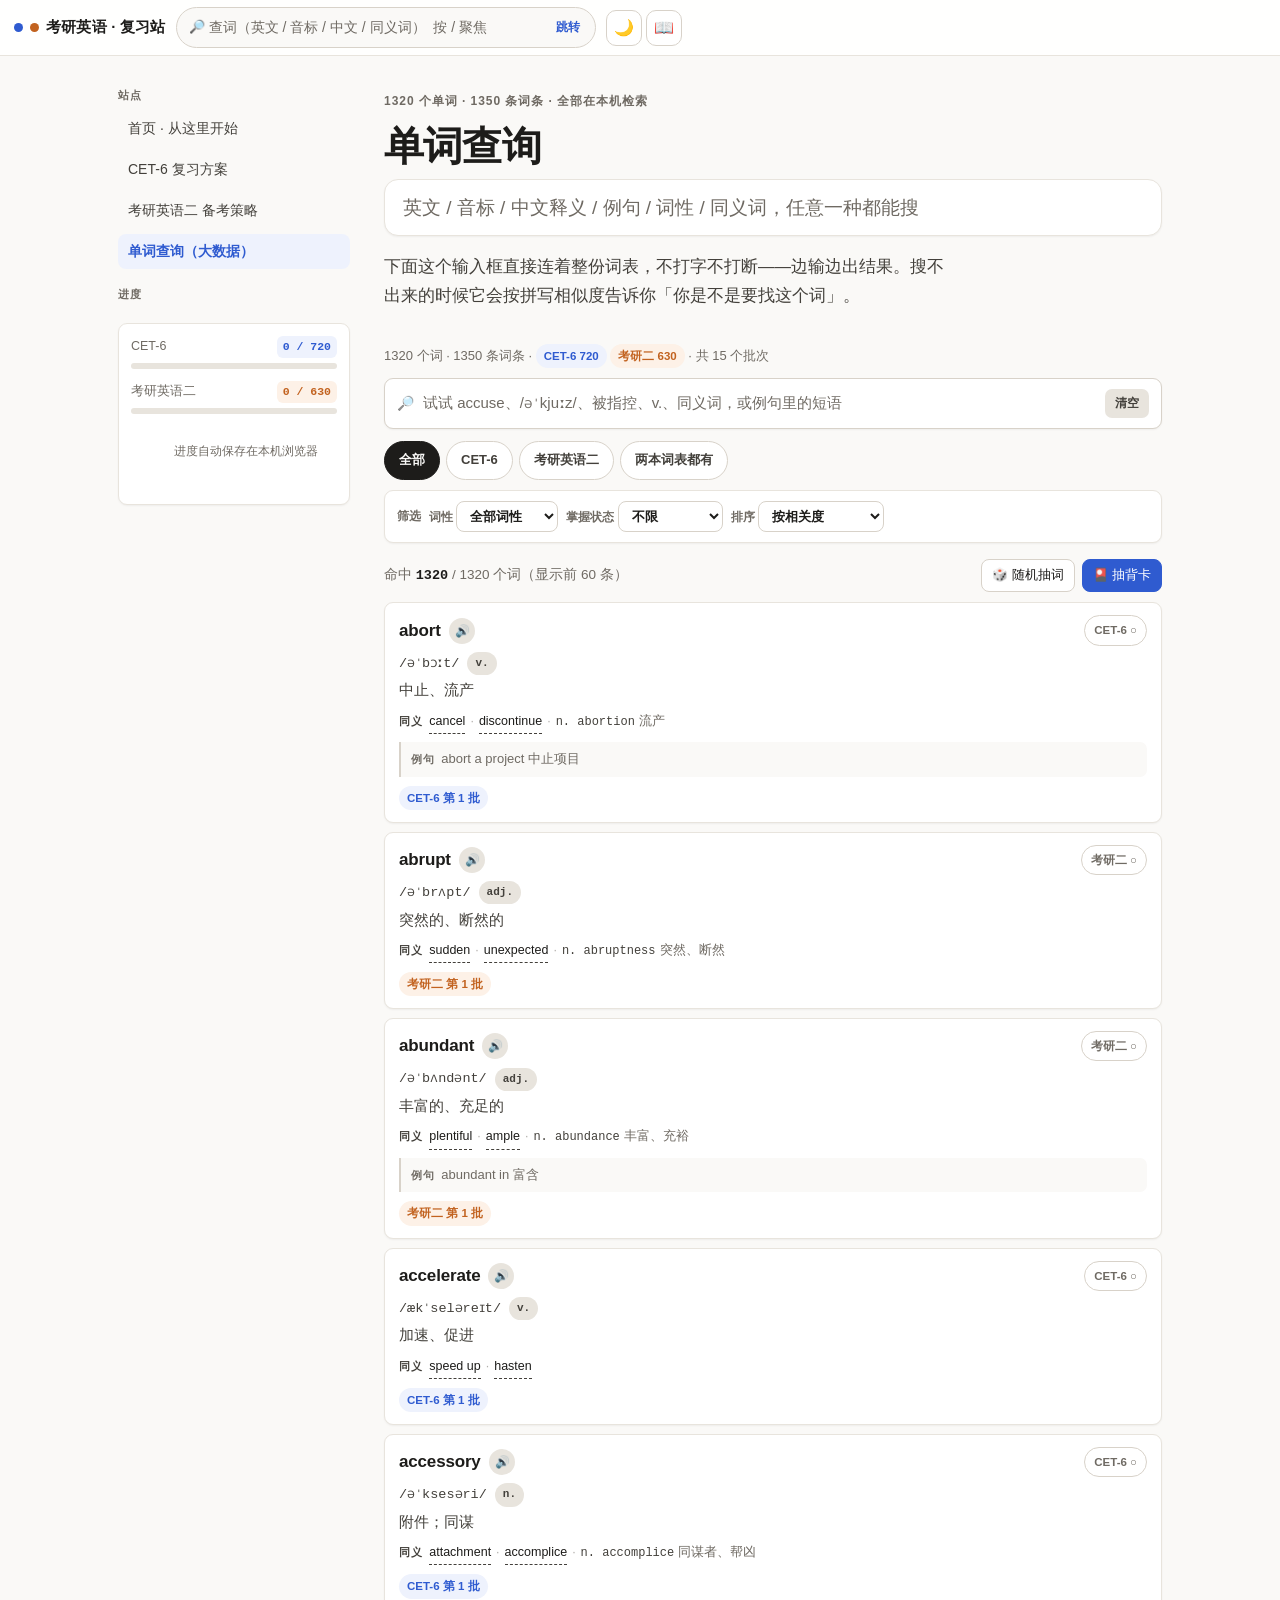
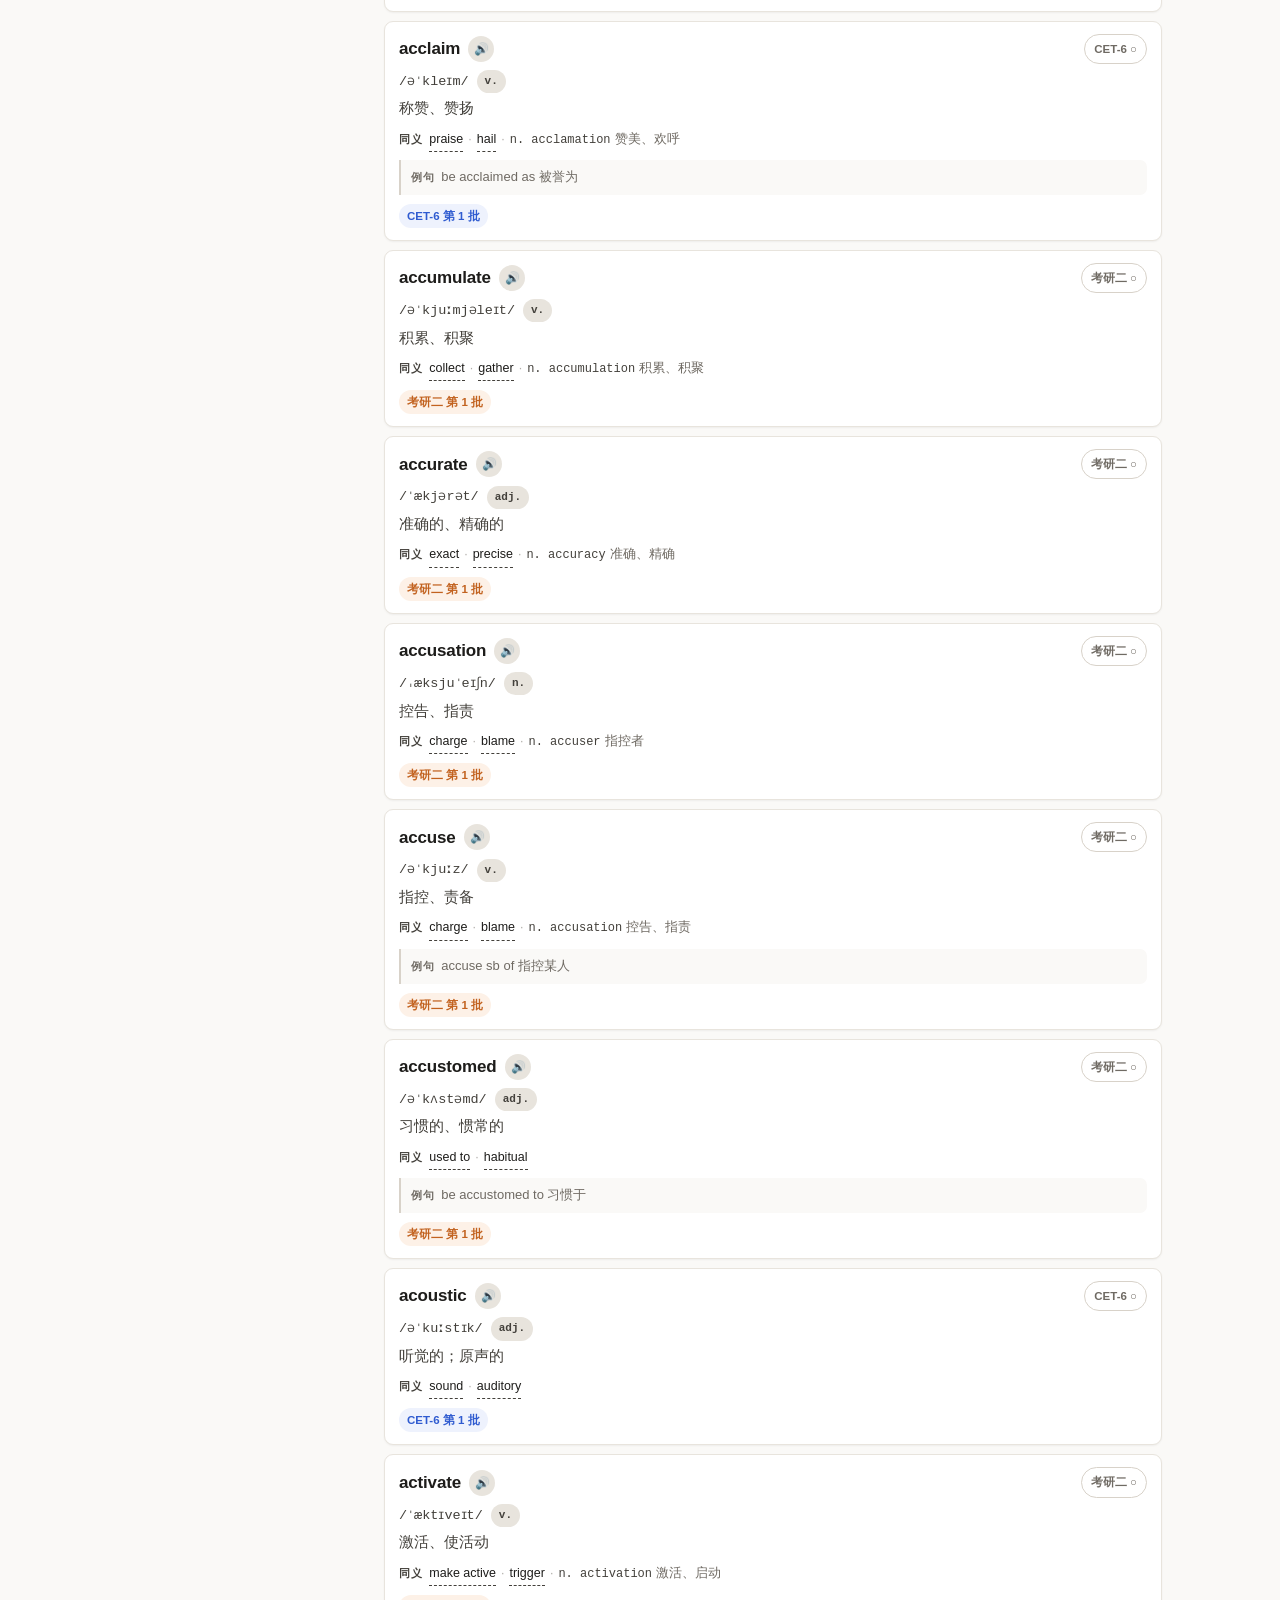
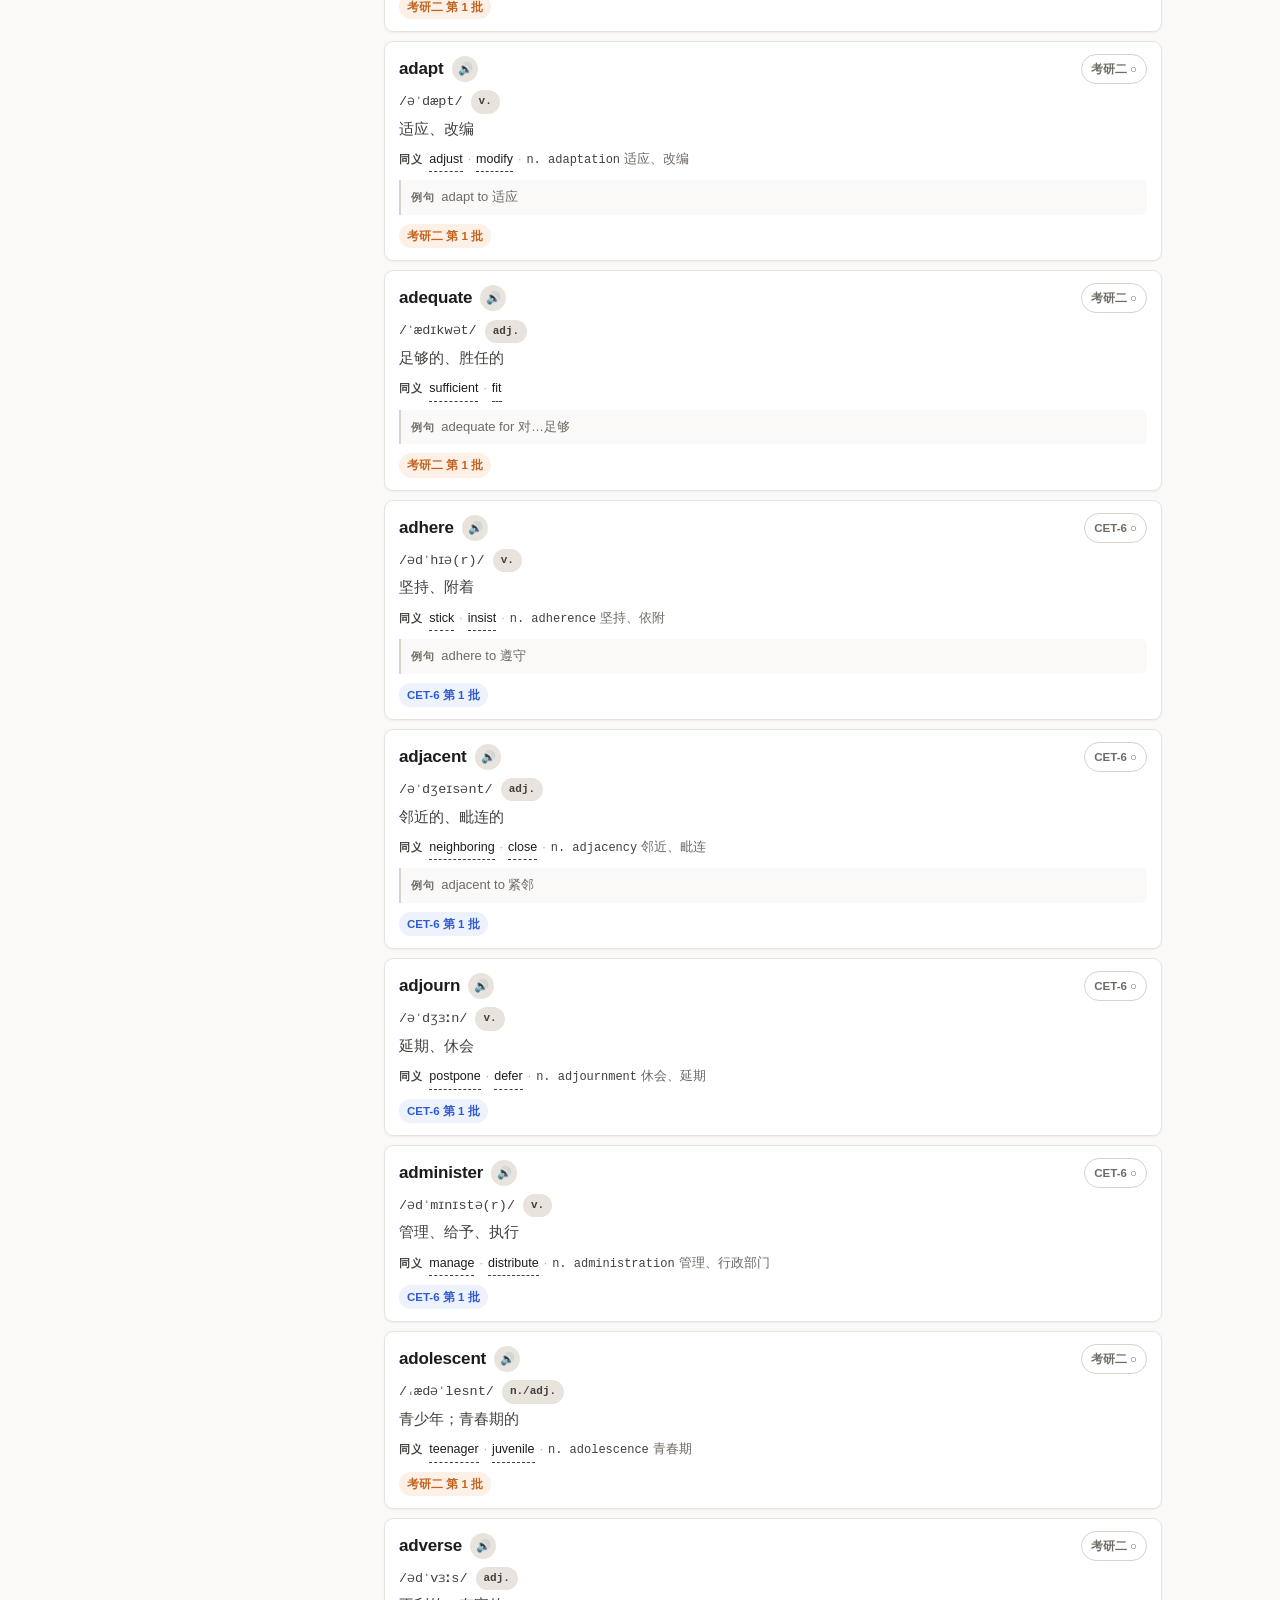
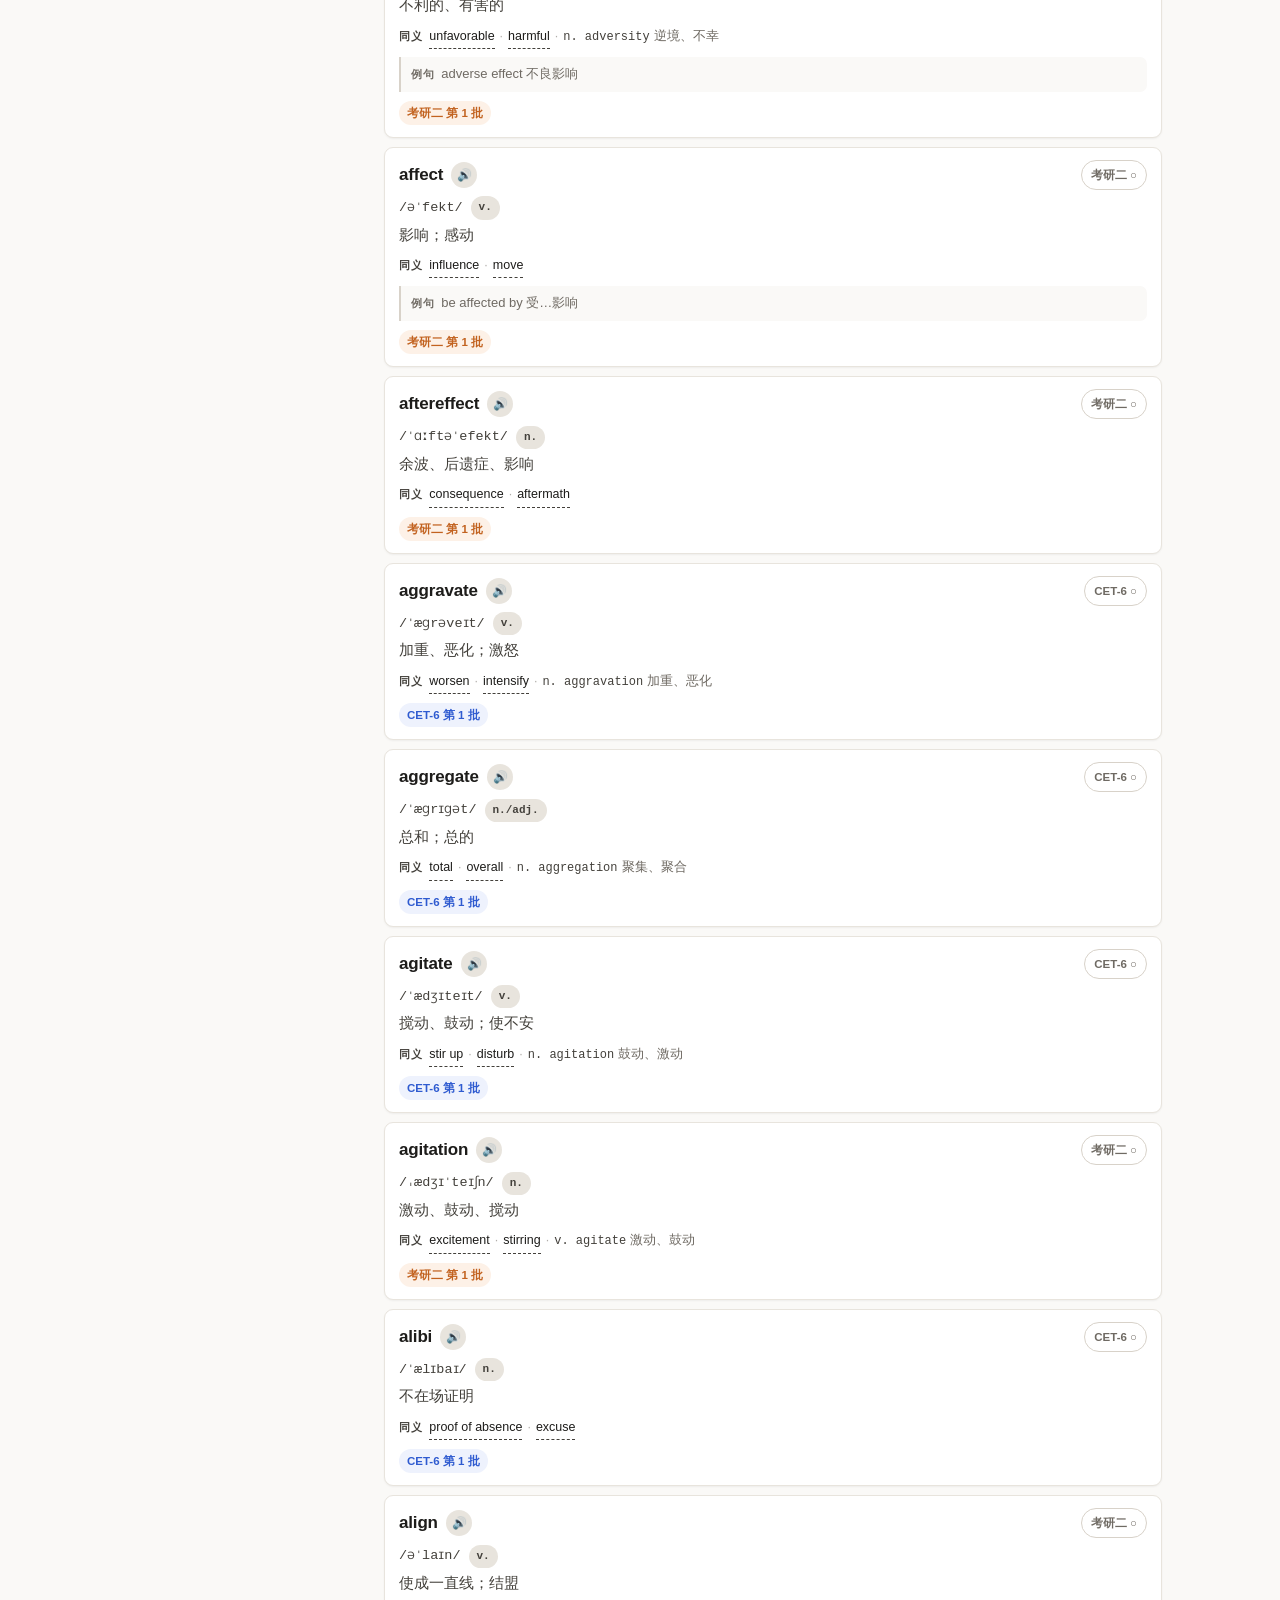
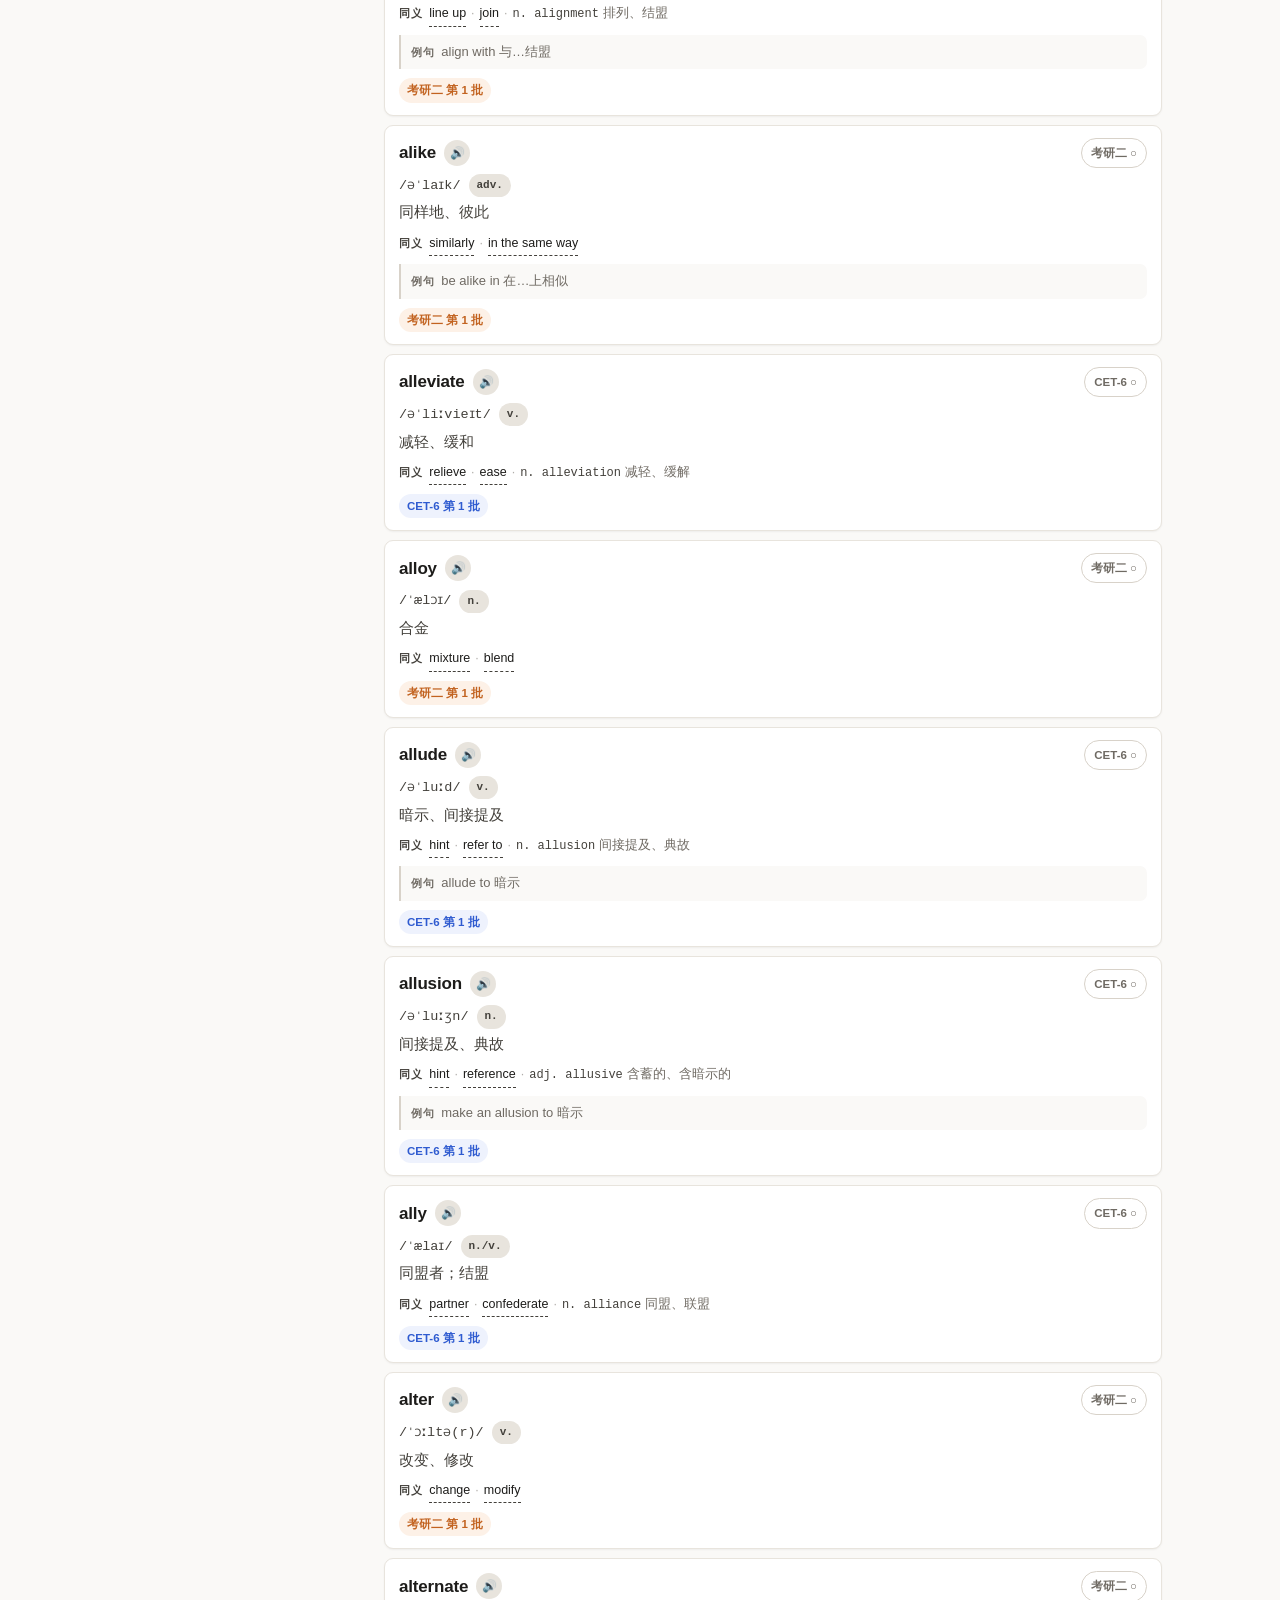
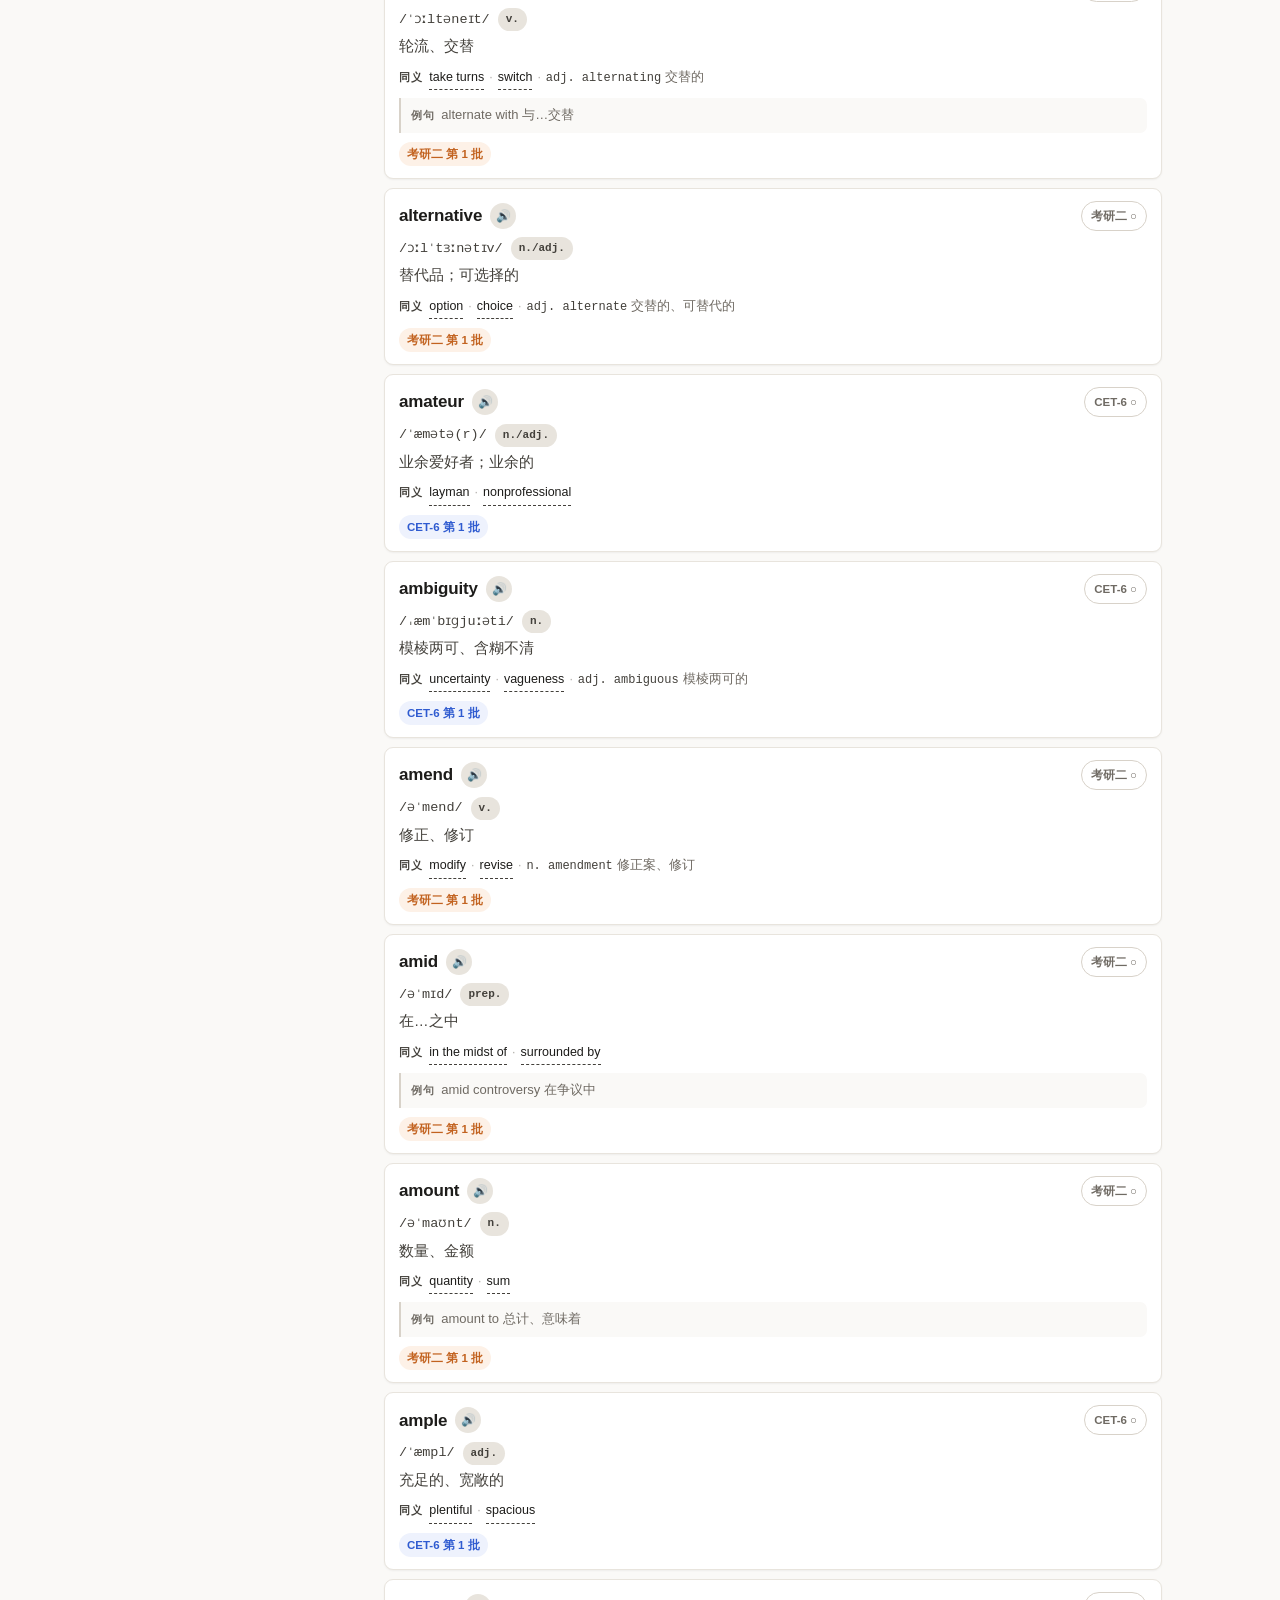
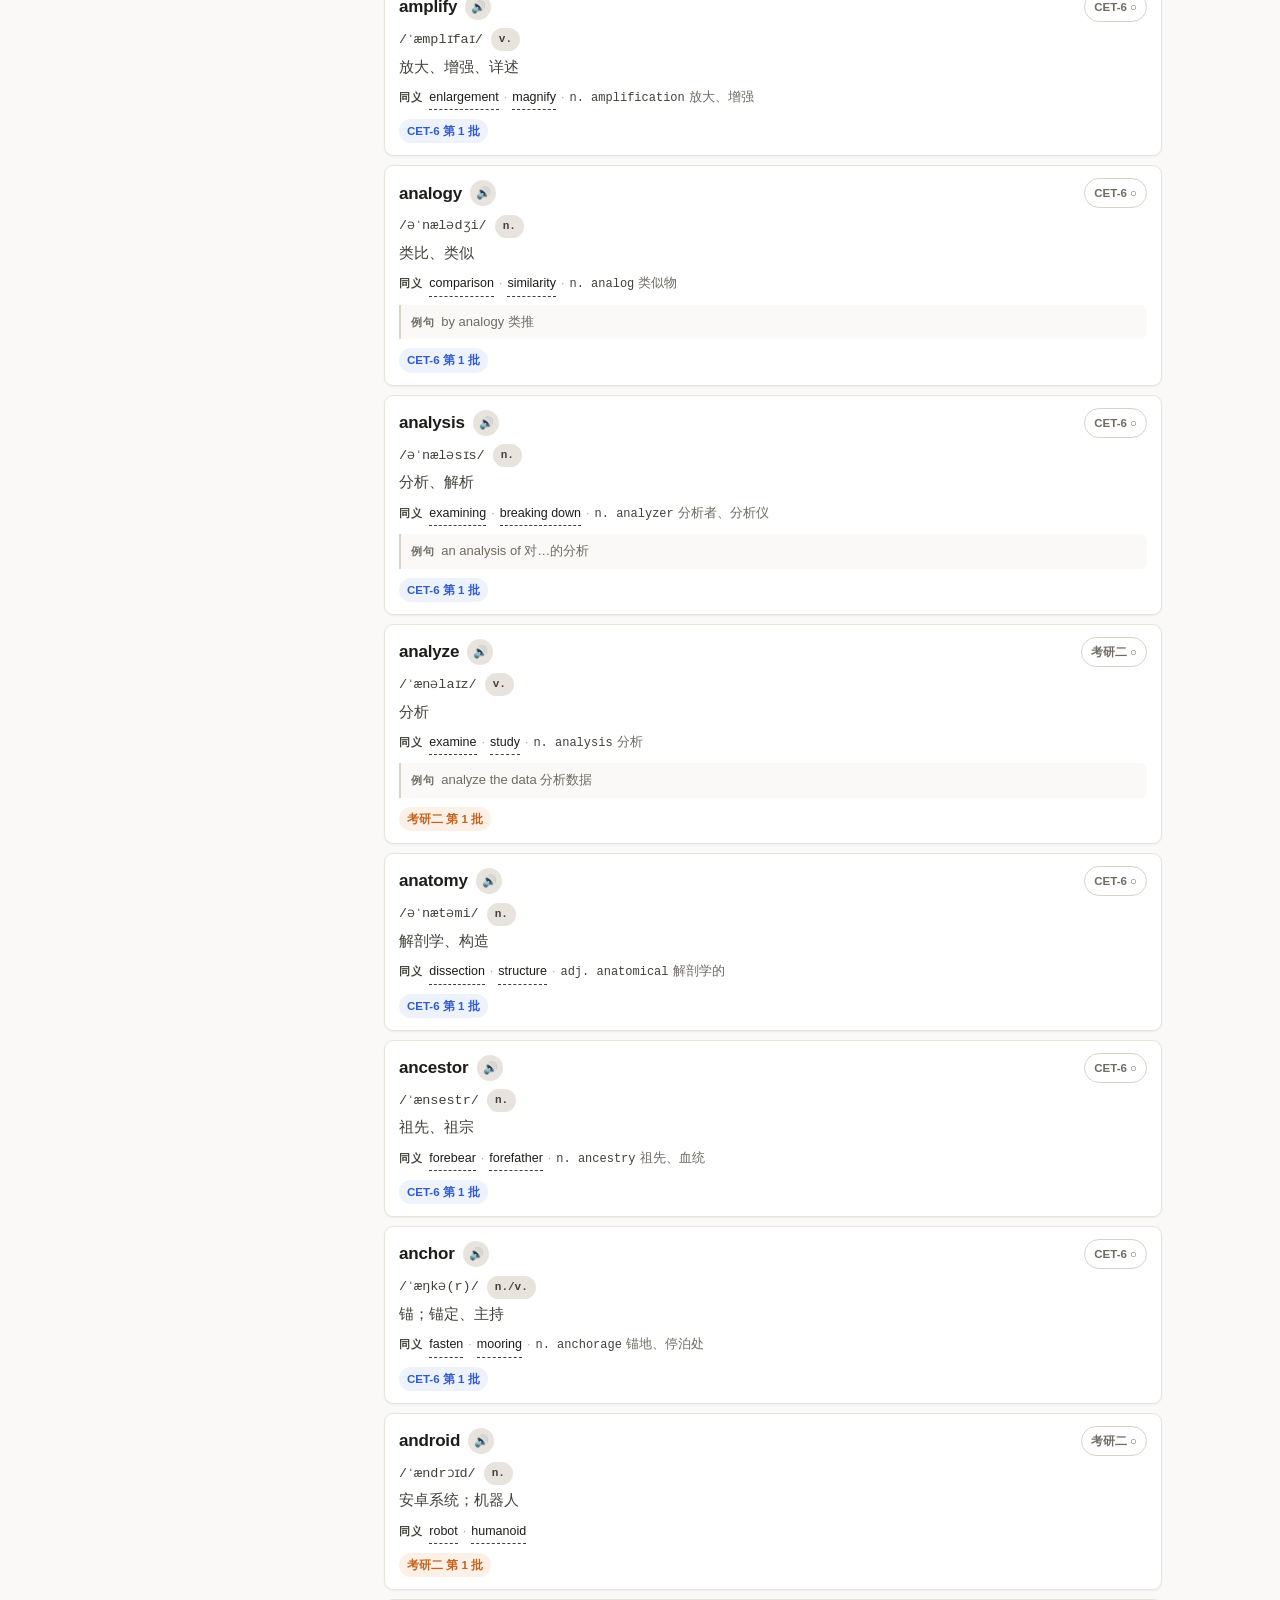
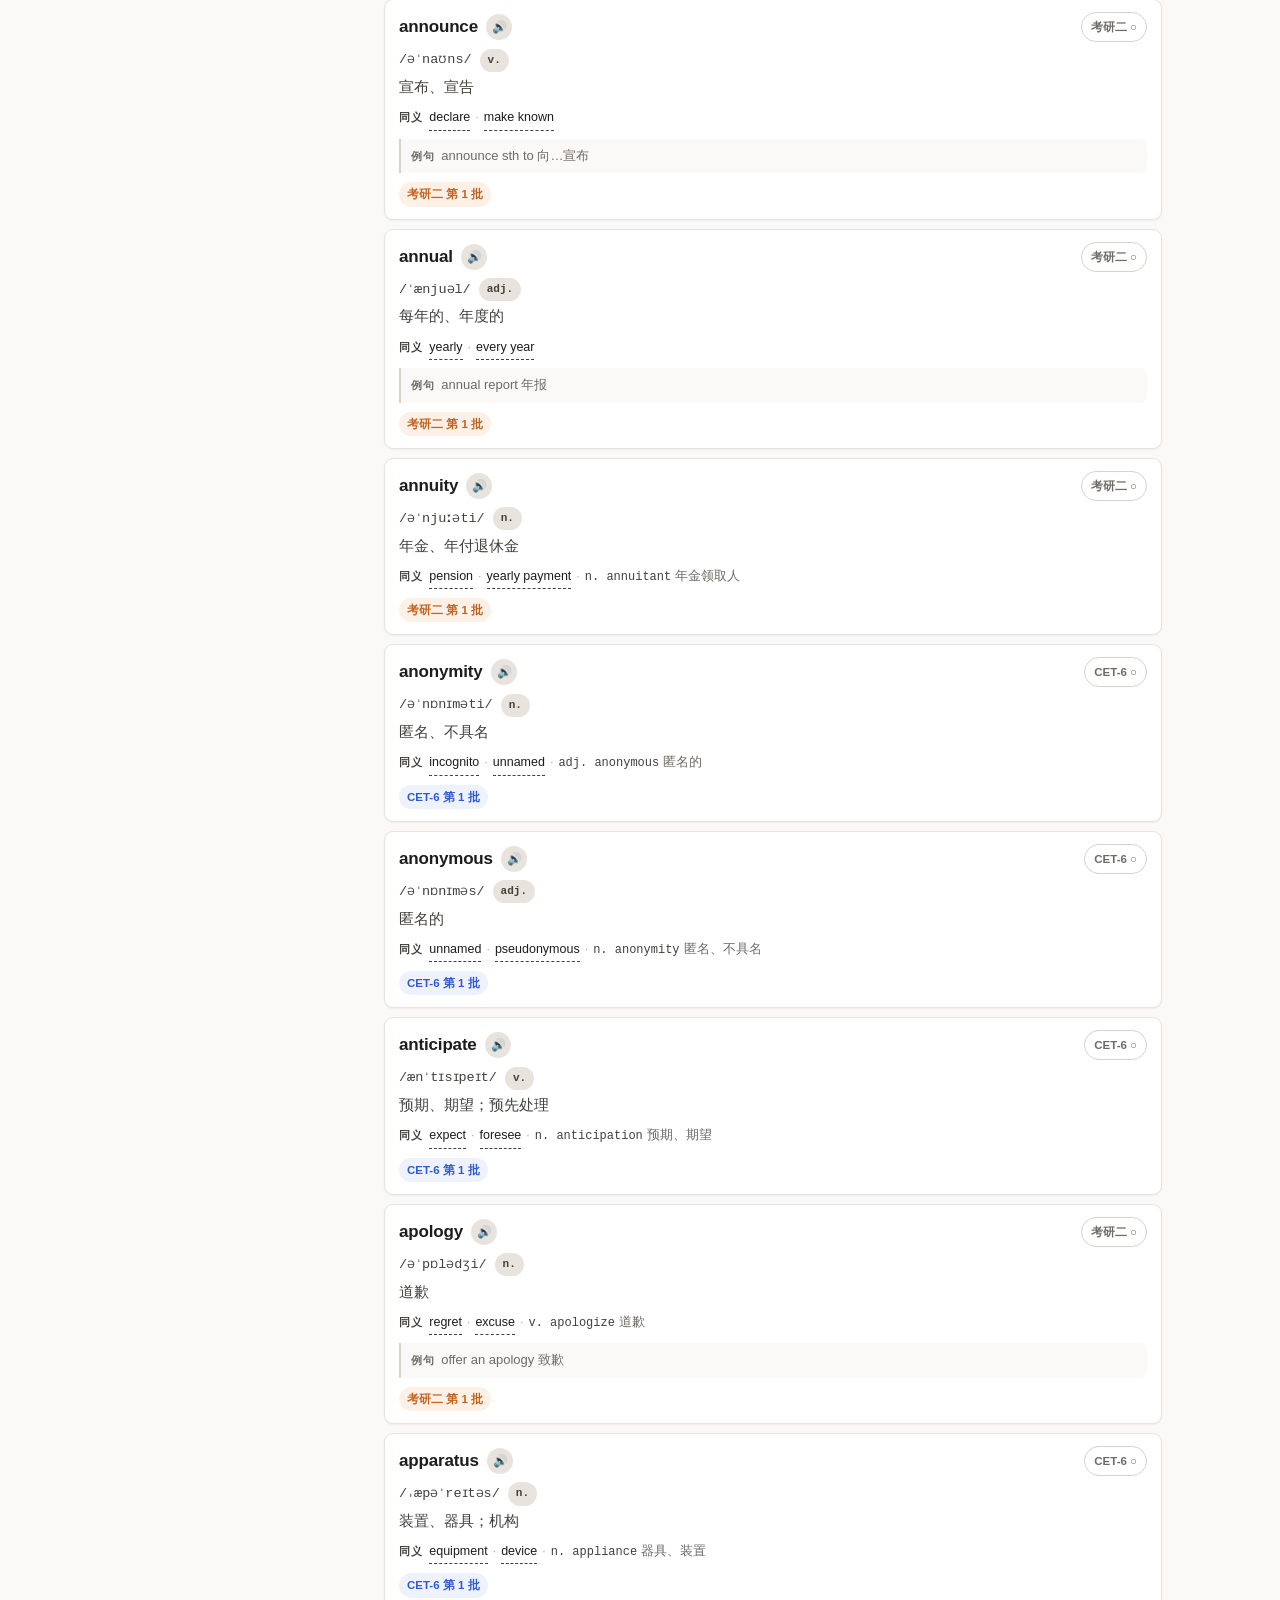
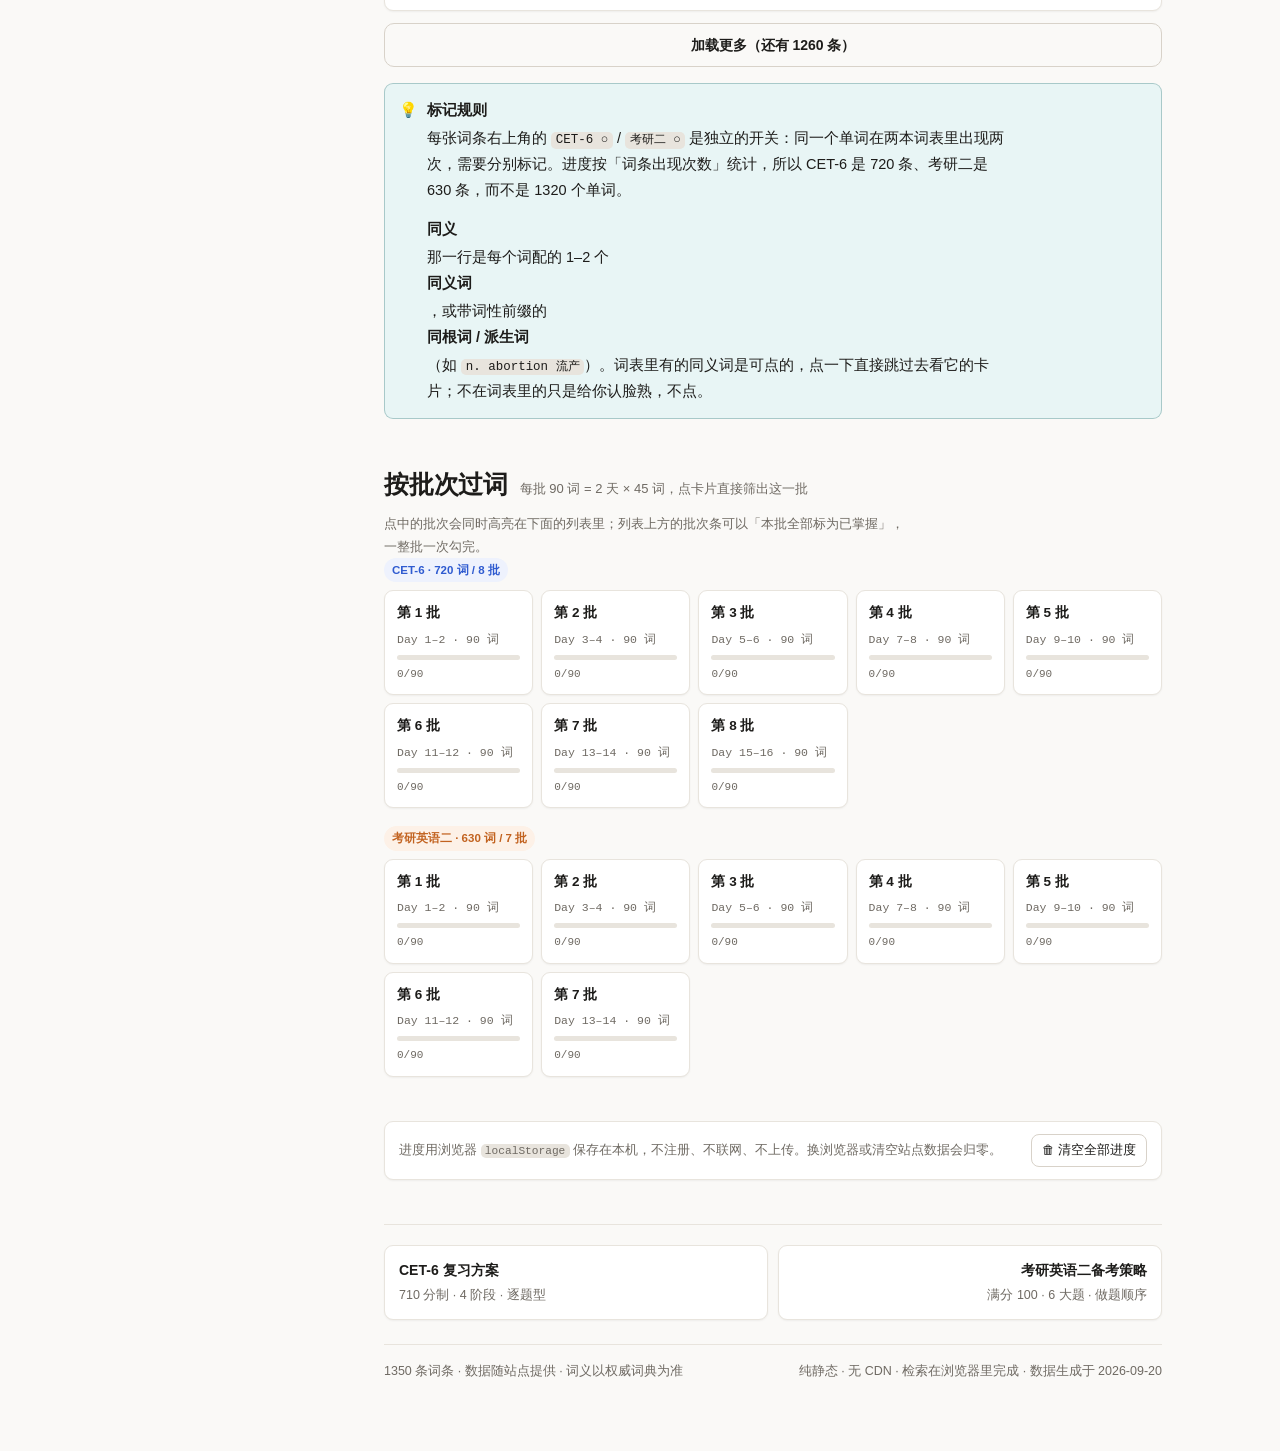
<file: words.html>
<!DOCTYPE html>
<html lang="zh-CN">
<head>
<meta charset="utf-8">
<meta name="viewport" content="width=device-width,initial-scale=1">
<title>单词查询 · CET-6 & 考研英语二 复习站</title>
<meta name="description" content="在 1350 条词条（1320 个不重复单词）里即时检索：英文、音标、中文释义、例句、词性、同义词全都能搜。每个词配 1–2 个同义词或同根词，词表里的词可点着跳过去看。支持发音、已掌握标记、按批次过词、抽背卡自测。进度只存在你本机浏览器。">
<meta name="theme-color" content="#faf9f7">
<link rel="icon" href="data:image/svg+xml,%3Csvg xmlns='http://www.w3.org/2000/svg' viewBox='0 0 32 32'%3E%3Crect width='32' height='32' rx='7' fill='%232f5bd0'/%3E%3Ctext x='16' y='22' font-size='16' font-family='Arial' font-weight='700' fill='white' text-anchor='middle'%3E%E8%AF%8D%3C/text%3E%3C/svg%3E">
<link rel="stylesheet" href="assets/style.css">
</head>
<body>

<header class="topbar">
  <button class="icon menu-btn" id="menuBtn" aria-label="打开菜单">☰</button>
  <a class="brand" href="index.html">
    <span class="dot"></span><span class="dot b"></span>
    <span>考研英语 · 复习站</span>
  </a>
  <div class="qjump" id="qjump">
    <span class="ki">🔎</span>
    <input type="search" placeholder="查词（英文 / 音标 / 中文 / 同义词）  按 / 聚焦" aria-label="查词">
    <button class="go" type="button">跳转</button>
  </div>
  <div class="tools">
    <button class="icon" data-theme-btn aria-label="切换深浅色">🌙</button>
    <a class="icon" href="words.html" aria-label="单词查询">📖</a>
  </div>
</header>

<div class="layout">
  <aside class="nav" id="nav" data-cur="words">
    <h4>站点</h4>
    <ul>
      <li><a href="index.html">首页 · 从这里开始</a></li>
      <li><a href="cet6.html">CET-6 复习方案</a></li>
      <li><a href="ky2.html">考研英语二 备考策略</a></li>
      <li><a class="on" href="words.html">单词查询（大数据）</a></li>
    </ul>
    <h4>进度</h4>
    <div class="stats">
      <div class="row"><span>CET-6</span><span class="st st-cet6">0 / 720</span></div>
      <div class="bar"><i data-prog="cet6"></i></div>
      <div class="row"><span>考研英语二</span><span class="st st-ky2">0 / 630</span></div>
      <div class="bar"><i class="b" data-prog="ky2"></i></div>
      <div class="note" id="statNote">进度自动保存在本机浏览器</div>
    </div>
  </aside>

  <main>
    <div class="hero">
      <div class="eyebrow">1320 个单词 · 1350 条词条 · 全部在本机检索</div>
      <h1>单词查询
        <span class="sub">英文 / 音标 / 中文释义 / 例句 / 词性 / 同义词，任意一种都能搜</span>
      </h1>
      <p class="lead">下面这个输入框直接连着整份词表，不打字不打断——边输边出结果。搜不出来的时候它会按拼写相似度告诉你「你是不是要找这个词」。</p>
    </div>

    <section>
      <div id="wmeta" class="wmeta"></div>

      <div class="wsearch">
        <div class="qbox">
          <span class="ki">🔎</span>
          <input id="wq" type="search" autocomplete="off" spellcheck="false"
                 placeholder="试试 accuse、/əˈkjuːz/、被指控、v.、同义词，或例句里的短语"
                 aria-label="查询单词">
          <button class="wclear" id="wclear" type="button">清空</button>
        </div>
      </div>

      <div class="hist" id="hist"></div>

      <div class="tabs">
        <button type="button" data-tab-exam="all" class="on">全部</button>
        <button type="button" data-tab-exam="cet6">CET-6</button>
        <button type="button" data-tab-exam="ky2">考研英语二</button>
        <button type="button" data-tab-exam="both">两本词表都有</button>
      </div>

      <div class="fbar">
        <span class="fl">筛选</span>
        <label class="fl">词性
          <select id="fpos" class="sel">
            <option value="all">全部词性</option>
            <option value="v">动词 v</option>
            <option value="n">名词 n</option>
            <option value="adj">形容词 adj</option>
            <option value="adv">副词 adv</option>
            <option value="other">其他</option>
          </select>
        </label>
        <label class="fl">掌握状态
          <select id="fst" class="sel">
            <option value="all">不限</option>
            <option value="no">只看未掌握</option>
            <option value="yes">只看已掌握</option>
          </select>
        </label>
        <label class="fl">排序
          <select id="fsort" class="sel">
            <option value="default">按相关度</option>
            <option value="az">字母顺序 A→Z</option>
            <option value="batch">按批次顺序</option>
            <option value="pos">按词性分组</option>
          </select>
        </label>
      </div>

      <div id="batchInfo" class="fbar hidden"></div>

      <div id="resHead" class="res-head">
        <div class="wcount" id="wcount">0 条</div>
        <div class="res-acts">
          <button class="btn sm" id="randBtn" type="button">🎲 随机抽词</button>
          <button class="btn sm pri" id="drillBtn" type="button">🎴 抽背卡</button>
        </div>
      </div>

      <div class="wlist" id="wlist"></div>
      <div class="empty hidden" id="wempty"></div>
      <button class="btn ghost wmore hidden" id="wmore" type="button">加载更多</button>

      <div id="drill" class="drill hidden">
        <div class="drill-hd">
          <h4>🎴 抽背卡 · 先想释义，点卡片翻面</h4>
          <button class="btn sm ghost" id="drillClose" type="button">✕ 关闭</button>
        </div>
        <div class="cardface" id="drillFace"></div>
      </div>

      <div class="note tip">
        <b>标记规则</b>
        <p>每张词条右上角的 <code>CET-6 ○</code> / <code>考研二 ○</code> 是独立的开关：同一个单词在两本词表里出现两次，需要分别标记。进度按「词条出现次数」统计，所以 CET-6 是 720 条、考研二是 630 条，而不是 1320 个单词。</p>
        <p><b>同义</b> 那一行是每个词配的 1–2 个<b>同义词</b>，或带词性前缀的<b>同根词 / 派生词</b>（如 <code>n. abortion 流产</code>）。词表里有的同义词是可点的，点一下直接跳过去看它的卡片；不在词表里的只是给你认脸熟，不点。</p>
      </div>
    </section>

    <section id="batches">
      <div class="sec-head"><h2>按批次过词</h2><span class="tag-line">每批 90 词 = 2 天 × 45 词，点卡片直接筛出这一批</span></div>
      <p class="hint" style="margin:0">点中的批次会同时高亮在下面的列表里；列表上方的批次条可以「本批全部标为已掌握」，一整批一次勾完。</p>
      <div id="batchGrid"></div>
    </section>

    <section>
      <div class="bg-actions">
        <span class="hint">进度用浏览器 <code>localStorage</code> 保存在本机，不注册、不联网、不上传。换浏览器或清空站点数据会归零。</span>
        <span class="gap"></span>
        <button class="btn sm ghost" id="resetProg" type="button">🗑 清空全部进度</button>
      </div>
    </section>

    <nav class="pager">
      <a href="cet6.html"><span>CET-6 复习方案</span>710 分制 · 4 阶段 · 逐题型</a>
      <a href="ky2.html" class="next"><span>考研英语二备考策略</span>满分 100 · 6 大题 · 做题顺序</a>
    </nav>

    <div class="foot">
      <span>1350 条词条 · 数据随站点提供 · 词义以权威词典为准</span>
      <span>纯静态 · 无 CDN · 检索在浏览器里完成 · 数据生成于 2026-09-20</span>
    </div>
  </main>
</div>

<div class="mobbar">
  <div class="mb">
    <div class="lb"><span>CET-6</span><b data-prog-num="cet6">0/720</b></div>
    <div class="tr"><i data-prog="cet6"></i></div>
    <div class="lb"><span>考研二</span><b data-prog-num="ky2">0/630</b></div>
    <div class="tr"><i class="b" data-prog="ky2"></i></div>
  </div>
  <a class="go" href="words.html" aria-label="去查词">📖</a>
</div>

<div class="scrim" id="scrim"></div>

<script src="assets/words.js"></script>
<script src="assets/app.js"></script>
<script src="assets/words-app.js"></script>
</body>
</html>
</file>
<file: assets/style.css>
/* ============================================================
   CET-6 & 考研英语二 复习站 · 样式
   纯静态、无外部依赖（不用 Google Fonts / CDN，国内也能秒开）
   ============================================================ */

*, *::before, *::after { box-sizing: border-box; }

:root {
  --bg: #faf9f7;
  --panel: #ffffff;
  --ink: #1d1c1a;
  --ink-2: #43403b;
  --muted: #6f6a63;
  --line: #e8e4dd;
  --line-2: #d8d2c9;
  --hl: #fff3bf;

  --cet6: #2f5bd0;
  --cet6-bg: #eef2fd;
  --ky2: #c2621f;
  --ky2-bg: #fdf1e7;

  --ok: #187a4a;
  --ok-bg: #e9f6ef;
  --warn: #9a6700;
  --warn-bg: #fdf6e3;
  --bad: #b42318;
  --bad-bg: #fdeceb;
  --tip: #1f6b6b;
  --tip-bg: #e8f5f5;

  --shadow-sm: 0 1px 2px rgba(29, 28, 26, .05);
  --shadow: 0 1px 2px rgba(29, 28, 26, .05), 0 10px 28px -16px rgba(29, 28, 26, .22);
  --radius: 14px;
  --radius-sm: 9px;
  --topbar-h: 56px;
  --maxw: 1080px;
  --sans: -apple-system, BlinkMacSystemFont, "Segoe UI", "PingFang SC",
          "Hiragino Sans GB", "Microsoft YaHei", "Source Han Sans SC",
          "Noto Sans CJK SC", "Helvetica Neue", Arial, sans-serif;
  --mono: ui-monospace, "SF Mono", "Cascadia Code", Consolas, "Liberation Mono", monospace;
}

[data-theme="dark"] {
  --bg: #161513;
  --panel: #1e1d1b;
  --ink: #edebe6;
  --ink-2: #c6c2bb;
  --muted: #9d978e;
  --line: #332f2b;
  --line-2: #433e38;
  --hl: #6b5a12;

  --cet6: #8aa6f2;
  --cet6-bg: #222a44;
  --ky2: #e59a63;
  --ky2-bg: #3a2a1c;

  --ok: #58c48c;
  --ok-bg: #1c2f26;
  --warn: #e0b04a;
  --warn-bg: #332a15;
  --bad: #f08079;
  --bad-bg: #3a1f1d;
  --tip: #6cc6c6;
  --tip-bg: #16302f;

  --shadow-sm: 0 1px 2px rgba(0, 0, 0, .3);
  --shadow: 0 1px 2px rgba(0, 0, 0, .3), 0 12px 30px -16px rgba(0, 0, 0, .6);
}

html { -webkit-text-size-adjust: 100%; }

body {
  margin: 0;
  font-family: var(--sans);
  background: var(--bg);
  color: var(--ink);
  font-size: 16px;
  line-height: 1.75;
  padding-top: var(--topbar-h);
  padding-bottom: 76px;
  -webkit-font-smoothing: antialiased;
  transition: background .2s ease, color .2s ease;
}

a { color: var(--cet6); text-decoration: none; }
[data-exam="ky2"] a, .ky2 a { color: var(--ky2); }
a:hover { text-decoration: underline; }

code, kbd {
  font-family: var(--mono);
  font-size: .86em;
  background: var(--line);
  border-radius: 5px;
  padding: .1em .38em;
  white-space: nowrap;
}
kbd { border: 1px solid var(--line-2); border-bottom-width: 2px; background: var(--panel); }

/* ---------- 顶栏 ---------- */
.topbar {
  position: fixed; inset: 0 0 auto 0;
  height: var(--topbar-h);
  display: flex; align-items: center; gap: 10px;
  padding: 0 14px;
  background: color-mix(in srgb, var(--panel) 88%, transparent);
  backdrop-filter: saturate(1.4) blur(10px);
  -webkit-backdrop-filter: saturate(1.4) blur(10px);
  border-bottom: 1px solid var(--line);
  z-index: 60;
}
.brand {
  display: flex; align-items: center; gap: 7px;
  font-weight: 700; color: var(--ink); font-size: 15px;
  letter-spacing: .2px; white-space: nowrap;
}
.brand:hover { text-decoration: none; }
.brand .dot { width: 9px; height: 9px; border-radius: 50%; background: var(--cet6); flex: none; }
.brand .dot.b { background: var(--ky2); }
.brand .sep { color: var(--muted); font-weight: 400; }

.qjump {
  flex: 1 1 220px; max-width: 420px;
  display: flex; align-items: center;
  background: var(--bg);
  border: 1px solid var(--line-2);
  border-radius: 999px;
  padding: 4px 6px 4px 12px;
  transition: border-color .15s, box-shadow .15s;
}
.qjump:focus-within { border-color: var(--cet6); box-shadow: 0 0 0 3px var(--cet6-bg); }
.qjump .ki { color: var(--muted); font-size: 13px; flex: none; }
.qjump input {
  flex: 1; min-width: 0; border: 0; outline: 0; background: none;
  color: var(--ink); font: inherit; font-size: 14px; padding: 3px 4px;
}
.qjump input::placeholder { color: var(--muted); }
.qjump .go {
  flex: none; font-size: 12px; font-weight: 600;
  color: var(--cet6); background: none; border: 0; cursor: pointer;
  padding: 3px 9px; border-radius: 999px;
}
.qjump .go:hover { background: var(--cet6-bg); }

.tools { display: flex; align-items: center; gap: 4px; flex: none; }
.icon {
  width: 36px; height: 36px; flex: none;
  display: grid; place-items: center;
  border: 1px solid var(--line-2); border-radius: 10px;
  background: var(--panel); color: var(--ink);
  cursor: pointer; font-size: 16px; line-height: 1;
}
.icon:hover { background: var(--line); }
.icon.sm { width: 30px; height: 30px; font-size: 13px; border-radius: 8px; }
.icon.round { border-radius: 50%; }

/* ---------- 布局 ---------- */
.layout {
  max-width: var(--maxw);
  margin: 0 auto;
  padding: 26px 18px 40px;
  display: grid;
  grid-template-columns: 1fr;
  gap: 26px;
  align-items: start;
}
@media (min-width: 940px) {
  .layout { grid-template-columns: 232px minmax(0, 1fr); gap: 34px; padding-top: 30px; }
}

.nav { position: relative; }
@media (min-width: 940px) {
  .nav { position: sticky; top: calc(var(--topbar-h) + 18px); }
}
.nav h4 {
  margin: 16px 0 6px; font-size: 11px; letter-spacing: .12em;
  text-transform: uppercase; color: var(--muted); font-weight: 700;
}
.nav h4:first-child { margin-top: 0; }
.nav ul { list-style: none; margin: 0; padding: 0; }
.nav a {
  display: block; padding: 7px 10px; border-radius: 8px;
  color: var(--ink-2); font-size: 14px; line-height: 1.5;
}
.nav a:hover { background: var(--line); text-decoration: none; }
.nav a.on { background: var(--cet6-bg); color: var(--cet6); font-weight: 600; }
.nav[data-cur="ky2"] a.on { background: var(--ky2-bg); color: var(--ky2); }

/* 进度面板 */
.stats {
  margin-top: 18px; padding: 12px;
  background: var(--panel); border: 1px solid var(--line);
  border-radius: var(--radius-sm); box-shadow: var(--shadow-sm);
}
.stats .row {
  display: flex; justify-content: space-between; align-items: baseline;
  font-size: 12.5px; color: var(--muted); margin-bottom: 5px;
}
.st { font-family: var(--mono); font-size: 11.5px; font-weight: 700; padding: 1px 6px; border-radius: 6px; }
.st-cet6 { color: var(--cet6); background: var(--cet6-bg); }
.st-ky2 { color: var(--ky2); background: var(--ky2-bg); }
.bar { height: 6px; border-radius: 99px; background: var(--line); overflow: hidden; margin: 0 0 12px; }
.bar i { display: block; height: 100%; width: 0; background: var(--cet6); border-radius: 99px; transition: width .35s ease; }
.bar i.b { background: var(--ky2); }
.stats .note { font-size: 11.5px; color: var(--muted); margin-top: 2px; }

/* ---------- 主区 ---------- */
main { min-width: 0; }

.hero { margin-bottom: 34px; }
.hero .eyebrow {
  display: inline-flex; align-items: center; gap: 6px;
  font-size: 12px; font-weight: 700; letter-spacing: .08em;
  color: var(--muted); margin-bottom: 10px;
}
h1 {
  font-size: clamp(26px, 5.2vw, 40px);
  line-height: 1.22; margin: 0 0 12px; letter-spacing: -.02em;
  font-weight: 800;
}
h1 .sub { display: block; font-size: clamp(15px, 2.6vw, 19px); font-weight: 500; color: var(--muted); margin-top: 8px; letter-spacing: 0; }
.lead { font-size: 16.5px; color: var(--ink-2); max-width: 62ch; margin: 0 0 18px; }

.hero-prog { display: grid; gap: 12px; margin: 20px 0; grid-template-columns: repeat(auto-fit, minmax(230px, 1fr)); }
.hp {
  background: var(--panel); border: 1px solid var(--line);
  border-radius: var(--radius); padding: 14px 16px; box-shadow: var(--shadow-sm);
}
.hp-t { display: flex; justify-content: space-between; align-items: center; margin-bottom: 8px; }
.hp-t b { font-size: 14.5px; }

.hero-acts { display: flex; flex-wrap: wrap; gap: 10px; margin: 18px 0; }
.btn {
  display: inline-flex; align-items: center; gap: 7px;
  padding: 9px 15px; border-radius: 10px;
  font: inherit; font-size: 14px; font-weight: 600;
  border: 1px solid var(--line-2); background: var(--panel); color: var(--ink);
  cursor: pointer; text-decoration: none;
  transition: transform .1s, background .15s, border-color .15s;
}
.btn:hover { text-decoration: none; background: var(--line); }
.btn:active { transform: translateY(1px); }
.btn.pri { background: var(--cet6); border-color: var(--cet6); color: #fff; }
.btn.pri:hover { background: color-mix(in srgb, var(--cet6) 88%, #000); }
.btn.ky2 { background: var(--ky2); border-color: var(--ky2); color: #fff; }
.btn.ky2:hover { background: color-mix(in srgb, var(--ky2) 88%, #000); }
.btn.big { padding: 12px 20px; font-size: 15px; border-radius: 12px; }
.btn.ghost { background: transparent; }
.btn.sm { padding: 5px 10px; font-size: 12.5px; border-radius: 8px; font-weight: 500; }

.hp-meta { display: flex; flex-wrap: wrap; gap: 6px 20px; font-size: 13px; color: var(--muted); }
.hp-meta b { color: var(--ink); font-weight: 700; font-size: 14.5px; }

/* ---------- 通用内容块 ---------- */
section { margin-bottom: 44px; }
.sec-head { display: flex; flex-wrap: wrap; align-items: baseline; gap: 6px 12px; margin-bottom: 6px; }
h2 { font-size: clamp(20px, 3.4vw, 25px); margin: 0; letter-spacing: -.01em; font-weight: 750; }
h3 { font-size: 19px; margin: 38px 0 12px; letter-spacing: -.01em; font-weight: 700; }
h4 { font-size: 15px; margin: 0 0 8px; font-weight: 700; }
p { margin: 0 0 14px; }
main p, main li { max-width: 72ch; }
ul, ol { margin: 0 0 16px; padding-left: 1.4em; }
li { margin-bottom: 6px; }
strong, b { font-weight: 700; }

.toc2 {
  display: flex; flex-wrap: wrap; gap: 7px; margin: 14px 0 8px;
  padding: 10px; background: var(--panel); border: 1px solid var(--line);
  border-radius: var(--radius-sm); box-shadow: var(--shadow-sm);
}
.toc2 a {
  font-size: 12.5px; padding: 4px 10px; border-radius: 999px;
  border: 1px solid var(--line-2); color: var(--ink-2);
}
.toc2 a:hover { background: var(--line); text-decoration: none; }

.tag-line { font-size: 13px; color: var(--muted); font-weight: 500; }

.sub {
  margin: 16px 0; padding: 16px 18px;
  background: var(--panel); border: 1px solid var(--line);
  border-radius: var(--radius); box-shadow: var(--shadow-sm);
}
.sub h4 { margin-top: 0; }

.note {
  margin: 16px 0; padding: 14px 16px 14px 42px;
  border-radius: var(--radius-sm); font-size: 14.5px;
  border: 1px solid transparent; position: relative;
}
.note::before {
  position: absolute; left: 14px; top: 13px; font-size: 15px;
}
.note b { display: block; margin-bottom: 3px; }
.note p:last-child { margin-bottom: 0; }
.note.ok { background: var(--ok-bg); border-color: color-mix(in srgb, var(--ok) 32%, transparent); }
.note.ok::before { content: "✅"; }
.note.warn { background: var(--warn-bg); border-color: color-mix(in srgb, var(--warn) 32%, transparent); }
.note.warn::before { content: "⚠️"; }
.note.bad { background: var(--bad-bg); border-color: color-mix(in srgb, var(--bad) 32%, transparent); }
.note.bad::before { content: "🚫"; }
.note.tip { background: var(--tip-bg); border-color: color-mix(in srgb, var(--tip) 32%, transparent); }
.note.tip::before { content: "💡"; }

.steps { list-style: none; padding-left: 0; counter-reset: step; margin: 14px 0; }
.steps > li {
  counter-increment: step; position: relative;
  padding: 10px 14px 10px 42px; margin-bottom: 8px;
  background: var(--panel); border: 1px solid var(--line);
  border-radius: var(--radius-sm); box-shadow: var(--shadow-sm);
}
.steps > li::before {
  content: counter(step); position: absolute; left: 12px; top: 10px;
  width: 21px; height: 21px; border-radius: 50%;
  display: grid; place-items: center;
  background: var(--cet6-bg); color: var(--cet6);
  font-size: 12px; font-weight: 700; font-family: var(--mono);
}
[data-exam="ky2"] .steps > li::before { background: var(--ky2-bg); color: var(--ky2); }
.steps > li:last-child { margin-bottom: 0; }

/* 表格 */
.tw { overflow-x: auto; margin: 14px 0 18px; border: 1px solid var(--line); border-radius: var(--radius-sm); box-shadow: var(--shadow-sm); }
table { border-collapse: collapse; width: 100%; font-size: 14px; background: var(--panel); }
th, td { padding: 10px 12px; text-align: left; border-bottom: 1px solid var(--line); vertical-align: top; }
th {
  background: color-mix(in srgb, var(--panel) 55%, var(--bg));
  font-size: 12.5px; font-weight: 700; color: var(--muted);
  letter-spacing: .03em; white-space: nowrap;
}
tbody tr:last-child td { border-bottom: 0; }
tbody tr:hover { background: color-mix(in srgb, var(--bg) 60%, transparent); }
td.num, th.num { font-family: var(--mono); font-size: 13px; white-space: nowrap; }
tr.sum td { background: var(--bg); font-weight: 700; }

/* 卡片网格 */
.cards { display: grid; gap: 12px; margin: 16px 0; grid-template-columns: repeat(auto-fill, minmax(240px, 1fr)); }
.card {
  display: flex; flex-direction: column; gap: 5px;
  padding: 15px 16px; border-radius: var(--radius);
  background: var(--panel); border: 1px solid var(--line);
  box-shadow: var(--shadow-sm); color: var(--ink);
  transition: transform .12s ease, box-shadow .12s ease, border-color .12s;
}
.card:hover { text-decoration: none; transform: translateY(-2px); box-shadow: var(--shadow); border-color: var(--line-2); }
.card .ct { font-weight: 700; font-size: 15.5px; }
.card .cd { font-size: 13.5px; color: var(--muted); line-height: 1.6; }
.card .cg { font-size: 12px; color: var(--muted); font-family: var(--mono); margin-top: 2px; }
.card .go { font-size: 13px; font-weight: 700; margin-top: 4px; }
.card.c6 { border-top: 3px solid var(--cet6); }
.card.c6 .go { color: var(--cet6); }
.card.k2 { border-top: 3px solid var(--ky2); }
.card.k2 .go { color: var(--ky2); }

.badge {
  display: inline-flex; align-items: center; gap: 4px;
  font-size: 11.5px; font-weight: 700; padding: 2px 8px; border-radius: 999px;
  white-space: nowrap;
}
.badge.c6 { color: var(--cet6); background: var(--cet6-bg); }
.badge.k2 { color: var(--ky2); background: var(--ky2-bg); }
.badge.n { color: var(--muted); background: var(--line); }
.badge.pos { font-family: var(--mono); font-size: 11px; color: var(--ink-2); background: var(--line); }

mark { background: var(--hl); color: inherit; border-radius: 3px; padding: 0 1px; }

/* ---------- 页脚导航 ---------- */
.pager {
  display: flex; flex-wrap: wrap; gap: 10px; align-items: stretch;
  margin: 40px 0 24px; padding-top: 20px; border-top: 1px solid var(--line);
}
.pager a {
  flex: 1 1 150px; display: flex; flex-direction: column; gap: 2px;
  padding: 12px 14px; border-radius: var(--radius-sm);
  border: 1px solid var(--line); background: var(--panel);
  font-size: 12.5px; color: var(--muted); box-shadow: var(--shadow-sm);
}
.pager a span { font-size: 14px; font-weight: 600; color: var(--ink); }
.pager a:hover { text-decoration: none; border-color: var(--line-2); }
.pager a.next { text-align: right; align-items: flex-end; }

.foot {
  display: flex; flex-wrap: wrap; gap: 8px 16px; justify-content: space-between;
  font-size: 12.5px; color: var(--muted);
  padding: 16px 0 8px; border-top: 1px solid var(--line);
}

.hint { font-size: 13px; color: var(--muted); }
.empty { padding: 40px 20px; text-align: center; color: var(--muted); background: var(--panel); border: 1px dashed var(--line-2); border-radius: var(--radius); }
.hidden { display: none !important; }

/* ---------- 手机底部条 ---------- */
.mobbar {
  position: fixed; inset: auto 0 0 0; z-index: 55;
  display: flex; align-items: center; gap: 6px;
  padding: 7px 12px calc(7px + env(safe-area-inset-bottom));
  background: color-mix(in srgb, var(--panel) 94%, transparent);
  backdrop-filter: blur(10px); -webkit-backdrop-filter: blur(10px);
  border-top: 1px solid var(--line);
}
.mobbar .mb { flex: 1; display: flex; flex-direction: column; gap: 3px; min-width: 0; }
.mobbar .lb { font-size: 10.5px; color: var(--muted); display: flex; gap: 5px; align-items: baseline; }
.mobbar .lb b { font-family: var(--mono); font-size: 10.5px; }
.mobbar .tr { height: 4px; border-radius: 99px; background: var(--line); overflow: hidden; }
.mobbar .tr i { display: block; height: 100%; width: 0; background: var(--cet6); transition: width .35s; }
.mobbar .tr i.b { background: var(--ky2); }
.mobbar .go { flex: none; width: 34px; height: 30px; display: grid; place-items: center; border-radius: 9px; background: var(--line); color: var(--ink); }

.scrim { position: fixed; inset: 0; background: rgba(0,0,0,.4); z-index: 70; opacity: 0; pointer-events: none; transition: opacity .2s; }
.scrim.on { opacity: 1; pointer-events: auto; }

@media (min-width: 940px) {
  .mobbar { display: none; }
  body { padding-bottom: 20px; }
  .menu-btn { display: none; }
}
@media (max-width: 939px) {
  .nav { position: fixed; top: 0; left: 0; bottom: 0; width: 78%; max-width: 320px;
         z-index: 80; overflow-y: auto; padding: 16px 14px 30px;
         background: var(--panel); border-right: 1px solid var(--line);
         transform: translateX(-102%); transition: transform .22s ease; }
  .nav.open { transform: none; box-shadow: var(--shadow); }
  .nav-open-flag { display: block; }
  main { padding-bottom: 20px; }
}

@media (prefers-reduced-motion: reduce) {
  *, *::before, *::after { transition: none !important; animation: none !important; }
}

/* ============================================================
   单词查询页
   ============================================================ */
.wsearch { display: flex; gap: 8px; align-items: stretch; margin: 4px 0 12px; }
.qbox {
  flex: 1 1 auto; min-width: 0;
  display: flex; align-items: center; gap: 9px;
  padding: 10px 12px;
  background: var(--panel); border: 1px solid var(--line-2);
  border-radius: var(--radius-sm); box-shadow: var(--shadow-sm);
  transition: border-color .15s, box-shadow .15s;
}
.qbox:focus-within { border-color: var(--cet6); box-shadow: 0 0 0 3px color-mix(in srgb, var(--cet6) 18%, transparent); }
.qbox .ki { flex: none; font-size: 14px; opacity: .7; }
.qbox input {
  flex: 1 1 auto; min-width: 0; padding: 0; border: 0; outline: 0;
  background: transparent; font: inherit; font-size: 15px; color: var(--ink);
}
.qbox input::placeholder { color: var(--muted); }
.qbox input::-webkit-search-cancel-button { -webkit-appearance: none; appearance: none; }
.qbox .wclear {
  flex: none; border: 0; cursor: pointer;
  background: var(--line); color: var(--ink-2);
  font: inherit; font-size: 12px; font-weight: 600;
  padding: 4px 10px; border-radius: 7px;
}
.qbox .wclear:hover { background: var(--line-2); color: var(--ink); }

.wmeta { font-size: 13px; color: var(--muted); margin-bottom: 10px; }
.wmeta b { color: var(--ink); }

.hist { display: flex; flex-wrap: wrap; align-items: center; gap: 6px; margin: 0 0 12px; }
.hist-k { font-size: 12px; color: var(--muted); font-weight: 700; letter-spacing: .02em; }
.chips { display: flex; flex-wrap: wrap; gap: 7px; }
.chip {
  font-family: var(--mono); font-size: 12.5px; padding: 5px 11px;
  border-radius: 999px; border: 1px solid var(--line-2);
  background: var(--panel); color: var(--ink-2); cursor: pointer;
}
.chip:hover { border-color: var(--cet6); background: var(--cet6-bg); color: var(--cet6); }

.tabs { display: flex; flex-wrap: wrap; gap: 6px; margin: 0 0 10px; }
.tabs button {
  font: inherit; font-size: 13px; font-weight: 600; padding: 7px 14px;
  border-radius: 999px; border: 1px solid var(--line-2);
  background: var(--panel); color: var(--ink-2); cursor: pointer;
}
.tabs button:hover { background: var(--line); }
.tabs button.on { background: var(--ink); border-color: var(--ink); color: var(--bg); }
.tabs button.on[data-tab-exam="cet6"] { background: var(--cet6); border-color: var(--cet6); color: #fff; }
.tabs button.on[data-tab-exam="ky2"] { background: var(--ky2); border-color: var(--ky2); color: #fff; }

.fbar {
  display: flex; flex-wrap: wrap; align-items: center; gap: 8px;
  margin: 0 0 12px; padding: 10px 12px;
  background: var(--panel); border: 1px solid var(--line);
  border-radius: var(--radius-sm); box-shadow: var(--shadow-sm);
}
.fbar .fl { font-size: 12px; color: var(--muted); font-weight: 700; }
.sel {
  font: inherit; font-size: 13px; padding: 6px 9px;
  border-radius: 8px; border: 1px solid var(--line-2);
  background: var(--panel); color: var(--ink); cursor: pointer;
}
.sel:focus { outline: 0; border-color: var(--cet6); }

[id] { scroll-margin-top: calc(var(--topbar-h) + 14px); }

.res-head {
  display: flex; flex-wrap: wrap; align-items: center; justify-content: space-between;
  gap: 8px; margin: 16px 0 10px;
}
.wcount { font-size: 13.5px; color: var(--muted); }
.wcount b { color: var(--ink); font-family: var(--mono); }
.res-acts { display: flex; flex-wrap: wrap; gap: 7px; }

.wlist { display: flex; flex-direction: column; gap: 9px; }
.wc {
  margin: 0; padding: 12px 14px;
  background: var(--panel); border: 1px solid var(--line);
  border-radius: var(--radius-sm); box-shadow: var(--shadow-sm);
  transition: border-color .15s, box-shadow .15s;
}
.wc[aria-selected="true"] {
  border-color: var(--cet6);
  box-shadow: 0 0 0 3px color-mix(in srgb, var(--cet6) 16%, transparent);
}
.wc-hd { display: flex; align-items: center; justify-content: space-between; gap: 10px; flex-wrap: wrap; }
.wc-w { display: flex; align-items: center; gap: 8px; min-width: 0; }
.wc-word {
  font-size: 17px; font-weight: 700; letter-spacing: -.01em;
  color: var(--ink); word-break: break-word;
}
.spk {
  flex: none; width: 26px; height: 26px;
  display: grid; place-items: center;
  border: 0; border-radius: 50%; cursor: pointer;
  background: var(--line); color: var(--ink-2); font-size: 12px;
  transition: background .15s;
}
.spk:hover { background: var(--line-2); }
.spk.on { background: var(--ok-bg); color: var(--ok); }

.wc-mk { display: flex; gap: 5px; flex: none; }
.mk {
  font: inherit; font-size: 11.5px; font-weight: 700; padding: 4px 9px;
  border-radius: 999px; border: 1px solid var(--line-2);
  background: var(--panel); color: var(--muted); cursor: pointer; white-space: nowrap;
}
.mk:hover { border-color: var(--ok); color: var(--ok); }
.mk.on { background: var(--ok); border-color: var(--ok); color: #fff; }

.wc-line1 { display: flex; align-items: center; gap: 8px; flex-wrap: wrap; margin: 6px 0 3px; }
.ipa { font-family: var(--mono); font-size: 13.5px; color: var(--ink-2); }
.wc-zh { font-size: 14.5px; color: var(--ink-2); }
.wc-eg {
  margin-top: 8px; padding: 7px 10px;
  background: var(--bg); border-left: 2px solid var(--line-2); border-radius: 0 7px 7px 0;
  font-size: 13px; color: var(--muted); line-height: 1.6;
}
.eg-k { font-size: 10.5px; font-weight: 700; letter-spacing: .06em; color: var(--muted); margin-right: 7px; }

/* 同义词 / 同根词行：中文意思是主行，同义是次行，例句是第三行 */
.wc-syn { margin-top: 6px; font-size: 12.5px; line-height: 1.7; }
.wc-syn .eg-k { color: var(--ink-2); }
.syn,
.syn-rel { display: inline-flex; align-items: baseline; gap: 4px; }
.syn {
  font: inherit; font-size: 12.5px; padding: 1px 0;
  background: none; border: 0; border-bottom: 1px dashed var(--ink-2);
  color: var(--ink); cursor: pointer; white-space: nowrap;
}
.syn:hover { border-bottom-color: var(--accent); color: var(--accent); }
.syn-rel { color: var(--muted); white-space: nowrap; }
.syn-e { font-family: var(--mono); font-size: 12px; color: var(--ink-2); }
.syn-z { font-size: 12.5px; }
.syn-sep { display: inline-block; margin: 0 5px; color: var(--muted); opacity: .55; }

.wc-src { display: flex; flex-wrap: wrap; gap: 5px; margin-top: 9px; }

.wmore { width: 100%; margin-top: 12px; justify-content: center; }

.e-t { font-size: 15.5px; font-weight: 700; color: var(--ink); }
.e-s { font-size: 13.5px; color: var(--muted); }

.bg-actions {
  display: flex; flex-wrap: wrap; gap: 8px; align-items: center;
  margin: 16px 0 0; padding: 12px 14px;
  background: var(--panel); border: 1px solid var(--line);
  border-radius: var(--radius-sm); box-shadow: var(--shadow-sm);
}
.bg-actions .gap { flex: 1; }

.bg-t { display: flex; align-items: center; gap: 8px; margin: 0 0 8px; }
.bg { display: grid; gap: 8px; margin: 0 0 18px; grid-template-columns: repeat(auto-fill, minmax(148px, 1fr)); }
.bt {
  display: grid; gap: 5px; text-align: left; padding: 10px 12px;
  border-radius: var(--radius-sm); border: 1px solid var(--line);
  background: var(--panel); box-shadow: var(--shadow-sm);
  font: inherit; color: var(--ink); cursor: pointer;
  transition: border-color .15s, box-shadow .15s, transform .12s;
}
.bt:hover { border-color: var(--line-2); transform: translateY(-1px); }
.bt.on { border-color: var(--cet6); box-shadow: 0 0 0 3px color-mix(in srgb, var(--cet6) 16%, transparent); }
.bt-n { font-size: 13.5px; font-weight: 700; }
.bt-m { font-size: 11.5px; color: var(--muted); font-family: var(--mono); }
.bt .tr { height: 5px; border-radius: 99px; background: var(--line); overflow: hidden; }
.bt .tr i { display: block; height: 100%; width: 0; background: var(--cet6); transition: width .3s; }
.bt-c { font-size: 11px; color: var(--muted); font-family: var(--mono); }

/* 抽背卡 */
.drill {
  margin: 16px 0 0; overflow: hidden;
  background: var(--panel); border: 1px solid var(--line-2);
  border-radius: var(--radius); box-shadow: var(--shadow);
}
.drill-hd {
  display: flex; align-items: center; justify-content: space-between; gap: 10px;
  padding: 11px 15px; border-bottom: 1px solid var(--line);
  background: color-mix(in srgb, var(--panel) 60%, var(--bg));
}
.drill-hd h4 { margin: 0; font-size: 14.5px; }
.cardface { padding: 24px 20px; min-height: 168px; cursor: pointer; user-select: none; }
.cardface .face-w {
  display: flex; align-items: center; justify-content: center; gap: 14px;
  font-size: clamp(26px, 6vw, 40px); font-weight: 750; letter-spacing: -.01em;
  color: var(--ink); word-break: break-word;
}
.cardface .face-w .spk { width: 36px; height: 36px; font-size: 16px; }
.cardface .face-hint { margin-top: 22px; text-align: center; font-size: 13px; color: var(--muted); }
.cardface .face-back { display: none; text-align: center; }
.cardface.flip .face-back { display: block; }
.cardface.flip .face-w, .cardface.flip .face-hint { display: none; }
.cardface .face-zh { font-size: 18px; font-weight: 600; margin: 10px 0; }
.cardface .face-acts { display: flex; flex-wrap: wrap; gap: 9px; justify-content: center; margin-top: 16px; }

@media (max-width: 560px) {
  .wc-word { font-size: 15.5px; }
  .wc-mk { flex-wrap: wrap; }
  .bg-actions .gap { flex: 1 1 100%; }
}

@media print {
  .topbar, .nav, .mobbar, .pager, .foot, .toc2, .qjump,
  .wsearch, .fbar, .tabs, .hist, .chips, .drill, .bg, .bg-t, .bg-actions,
  .wmore, .res-acts, .wc-mk, .spk { display: none !important; }
  body { padding: 0; background: #fff; color: #000; font-size: 12pt; }
  .sub, .note, .tw, .wc { box-shadow: none; break-inside: avoid; }
  main { max-width: 100%; }
}
</file>
